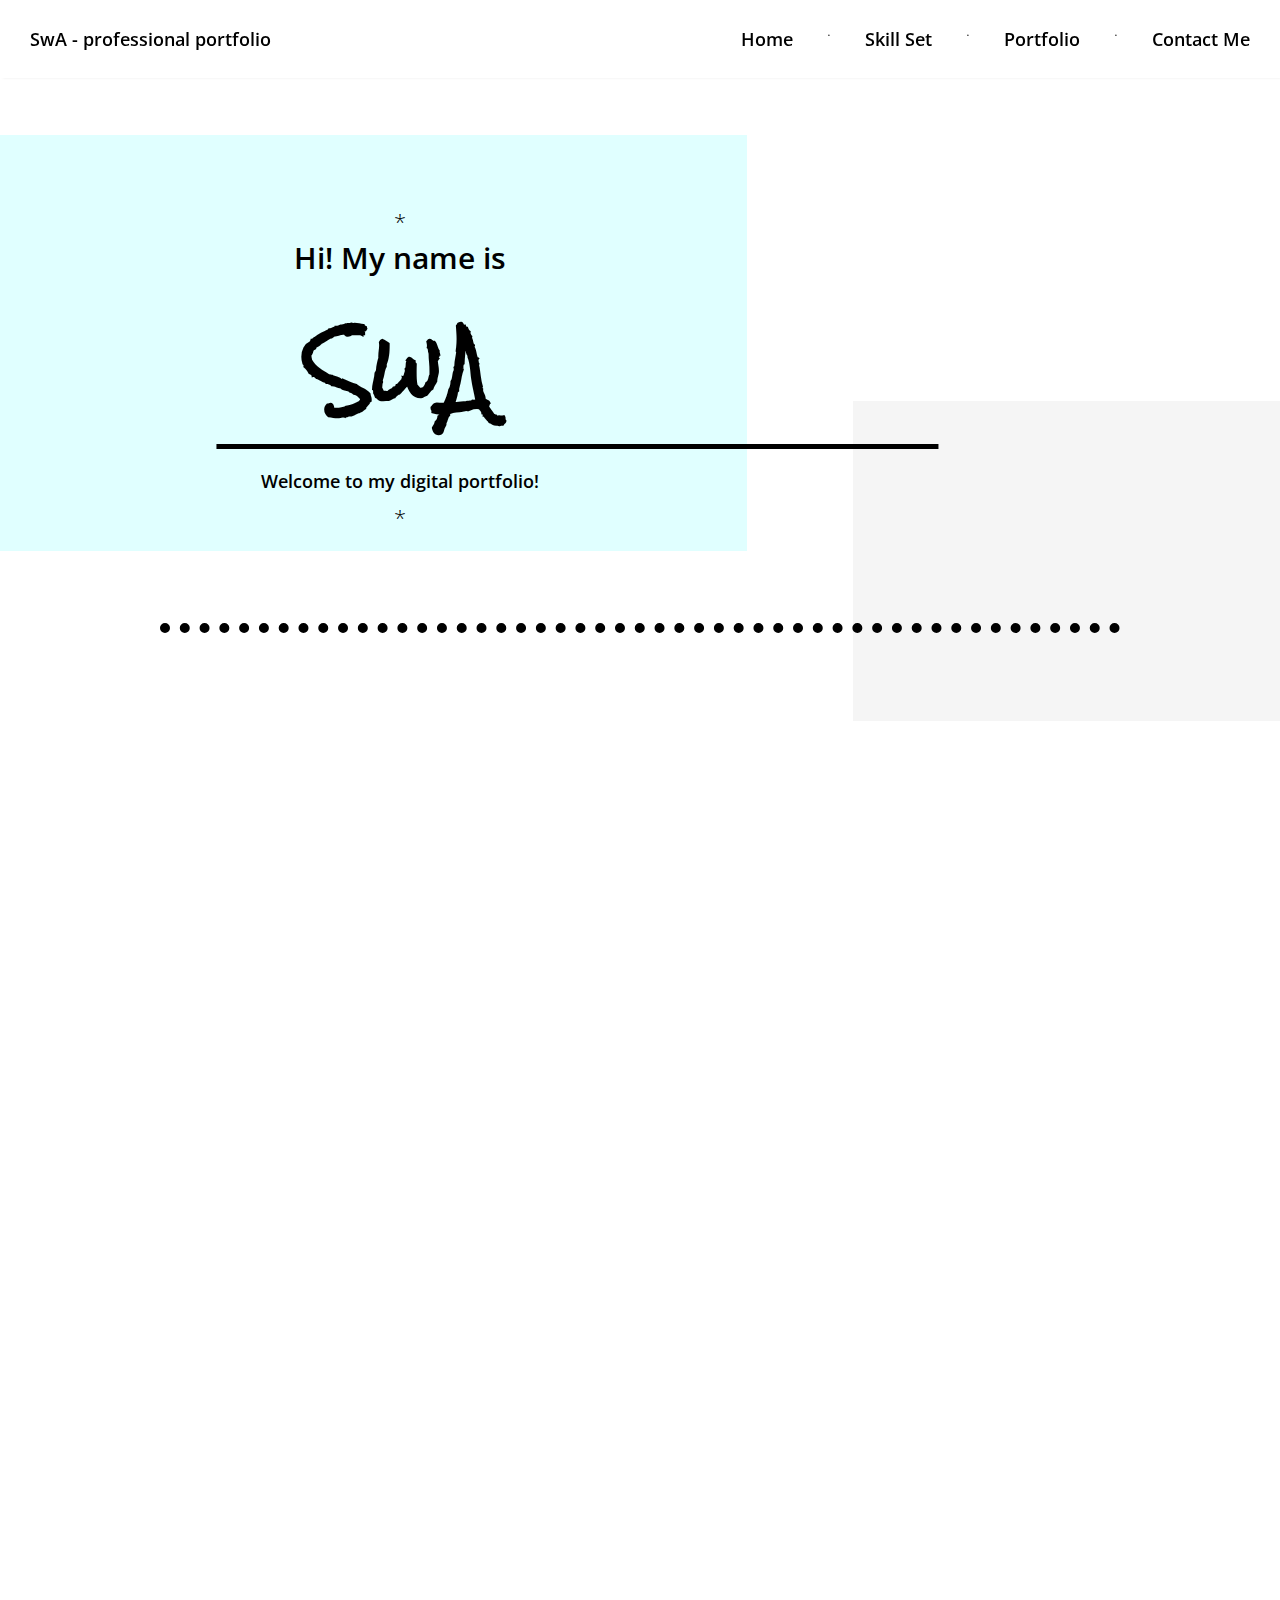
<file: index.html>
<!DOCTYPE html>
<html>
  <head>

    <meta http-equiv="content-type" content="text/html; charset=UTF-8">
    <title>SwA - professional portfolio</title>

    <meta name="viewport" content="width=device-width, initial-scale=1.0, maximum-scale=1.0">
    <meta name="mobile-web-app-capable" content="yes">
    <meta name="apple-mobile-web-app-capable" content="yes">
    <meta charset="utf-8">
    <meta description="still i'll have to fill this up">
    <!-- ^ to do -->

    <link href="https://fonts.googleapis.com/css?family=Open+Sans:300,600,800&amp;subset=latin-ext" rel="stylesheet">
    <link href="https://fonts.googleapis.com/css?family=Roboto:400,700,900&amp;subset=latin-ext" rel="stylesheet">
    <link href="https://fonts.googleapis.com/css?family=Rock+Salt" rel="stylesheet">

    <!-- font awesome -->
    <link rel="stylesheet" href="https://use.fontawesome.com/releases/v5.0.13/css/all.css" integrity="sha384-DNOHZ68U8hZfKXOrtjWvjxusGo9WQnrNx2sqG0tfsghAvtVlRW3tvkXWZh58N9jp" crossorigin="anonymous">

    <link rel="icon" type="image/gif" href="">
    <!-- ^ to do -->

    <script type="text/javascript" src="js/jquery-3.2.1.min.js"></script>
    <script type="text/javascript" src="js/scripts.js"></script>

    <link href="css/style.css" rel="stylesheet" type="text/css">
  </head>



  <body>
    <ul class="navbar">
      <li style="float:left"><h1>SwA<small> - professional portfolio</small></h1></li>
      <li><a href="#sec-contact">Contact Me</a></li>
      <li><p>·</p></li>
      <li><a href="#sec-portfolio">Portfolio</a></li>
      <li><p>·</p></li>
      <li><a href="#sec-skillset">Skill Set</a></li>
      <li><p>·</p></li>
      <li><a href="#sec-home">Home</a></li>
    </ul>

    <ul class="nav-mobile">
      <li style="float:left"><h1>SwA<small> - professional portfolio</small></h1></li>
      <li><img id="navbar-opener" class="nav-icon" src="icons/menu.svg"></li>
    </ul>

    <div id="sidebar" class="mobile-sidebar">
        <div style="text-align:right;">
            <img id="navbar-closer" class="nav-icon" src="icons/letter-x.svg">
        </div>
        <ul>
            <li><a href="#sec-home">Home</a></li>
            <li><a href="#sec-skillset">Skill Set</a></li>
            <li><a href="#sec-portfolio">Portfolio</a></li>
            <li><a href="#sec-contact">Contact Me</a></li>
        </ul>
    </div>

<!-- HOME -->

    <div class="cont-flex">
        <div id="sec-home" class="row head headanim">
            <div class="col-7 head-main">
                <p>*</p>
                <h2>Hi! My name is</br><strong>SwA</strong></h2>
                <hr class="hr-main">

                <h3>Welcome to my digital portfolio!</h3>
                <!-- <ul id="head-ul">
                  <li>Python</li>
                  <li>·</li>
                  <li>Fullstack</li>
                  <li>·</li>
                  <li>PM</li>
                </ul>
                <ul id="head-ul">
                  <li>UX</li>
                  <li>·</li>
                  <li>Graphics</li>
                </ul> -->
                <p style="margin-top: 10px">*</p>
            </div>

            <div class="col-1">
            </div>

            <div class="col-4 head-compl">
                <div class="gray-rect"></div>
            </div>
        </div>
    </div>

<!-- SKILLSET -->

    <div class="cont">

        <div id="sec-skillset" class="row first-intersec-anim">
            <div class="col-12 intersec">
                <hr>
            </div>
        </div>

        <div id="skillset-section" class="row hideme">
            <div class="col-8 section-2em">

                <div id="skillset-mobile" class="text-box">
                    <h3>Skill Set</h3>
                    <br>
                    <p>
                        To get specified list of skills and libraries click the button at the end of section.
                    </p>
                </div>

                <div class="bar-sec">
                    <div class="bar-label">Python</div>
                    <div class="bar-bar">
                        <div class="progress-bar">
                            <div class="progress v75"></div>
                            <div class="value">75%</div>
                        </div>
                    </div>
                </div>
                <div class="bar-sec">
                    <div class="bar-label">DataBase</div>
                    <div class="bar-bar">
                        <div class="progress-bar">
                            <div class="progress v50"></div>
                            <div class="value">50%</div>
                        </div>
                    </div>
                </div>
                <div class="bar-sec">
                    <div class="bar-label">HTML</div>
                    <div class="bar-bar">
                        <div class="progress-bar">
                            <div class="progress v50"></div>
                            <div class="value">50%</div>
                        </div>
                    </div>
                </div>
                <div class="bar-sec">
                    <div class="bar-label">CSS</div>
                    <div class="bar-bar">
                        <div class="progress-bar">
                            <div class="progress v50"></div>
                            <div class="value">50%</div>
                        </div>
                    </div>
                </div>
                <div class="bar-sec">
                    <div class="bar-label">JavaScript</div>
                    <div class="bar-bar">
                        <div class="progress-bar">
                            <div class="progress v25"></div>
                            <div class="value">25%</div>
                        </div>
                    </div>
                </div>
                <div class="bar-sec">
                    <div class="bar-label">Project Management</div>
                    <div class="bar-bar">
                        <div class="progress-bar">
                            <div class="progress v50"></div>
                            <div class="value">50%</div>
                        </div>
                    </div>
                </div>
                <div class="bar-sec">
                    <div class="bar-label">UX Design</div>
                    <div class="bar-bar">
                        <div class="progress-bar">
                            <div class="progress v75"></div>
                            <div class="value">75%</div>
                        </div>
                    </div>
                </div>
                <div class="bar-sec">
                    <div class="bar-label">Graphic Design</div>
                    <div class="bar-bar">
                        <div class="progress-bar">
                            <div class="progress v50"></div>
                            <div class="value">50%</div>
                        </div>
                    </div>
                </div>
            </div>
            <div class="col-4 section-3em">
                <div id="skillset-desktop" class="text-box">
                    <h3>Skill Set</h3>
                    <br>
                    <p>
                        To get specified list of skills and libraries click the button below.
                    </p>
                </div>
                <br>
                <a class="button" href="skillset.html">find out details ></a>
            </div>
        </div>

<!-- PORTFOLIO SECTION -->

        <div id="sec-portfolio" class="row hideme">
            <div class="col-12 intersec">
                <hr>
            </div>
        </div>

        <div class="row hideme">
            <div class="col-12 section-1em">
                <div class="text-box">
                    <h3>Portfolio</h3>
                    <br>
                    <p>
                        Here are some non-disclosed projects I've completed. Feel free to browse them!
                    </p>
                </div>
            </div>
        </div>

<!-- CODE PROJECTS -->

        <div class="row hideme">
            <div class="col-12 section-1em">
                <h4>Code Projects</h4>
            </div>
        </div>

        <div class="row">
            <div class="col-12 section-1em flex">

                <div class="portfolio-card left hideme">
                    <div class="portfolio-photo">
                        <img src="imgs/ap_imgs_portfolio_pypr_470_352.jpg" alt="Code Project Illustration">
                    </div>

                    <div class="portfolio-head">
                        <h4>Online Menu</h4>
                    </div>

                    <div class="portfolio-head">
                        <h5>Fullstack Project</h5>
                    </div>

                    <div class="portfolio-text">
                        <p>Training project established in Flask / SQLite3 / Bootstrap, deployed on Digital Ocean.</p>
                    </div>

                    <div class="portfolio-head al-right">
                      <p>
                        <a target="_blank" href="https://www.onlinemenu.tk">click for details</a>
                        ·
                        <a target="_blank" href="https://github.com/Swojak-A/Online_Menu">project repo</a>
                      </p>
                    </div>
                </div>

                <div class="portfolio-card right hideme">
                    <div class="portfolio-photo">
                        <img src="imgs/ap_imgs_portfolio_pypr_470_352.jpg" alt="Code Project Illustration">
                    </div>

                    <div class="portfolio-head">
                        <h4>WydzialDziennikarstwa.Online</h4>
                    </div>

                    <div class="portfolio-head">
                        <h5>Fullstack Project</h5>
                    </div>

                    <div class="portfolio-text">
                        <p>Commercial project that went into limbo a while ago. It's set on DjangoCMS / PostgreSQL and deployed on Heroku / AWS. (May not be working, since it's mostly on Free Heroku plan. You can see mockups <a target="_blank" href="post\spotlight_blog\post.html">here</a>.)</p>
                    </div>

                    <div class="portfolio-head al-right">
                      <p>
                        <a target="_blank" href="http://www.wydzialdziennikarstwa.online">click for details</a>
                        ·
                        <a target="_blank" href="https://github.com/Swojak-A/spotlight_blog">project repo</a>
                      </p>
                    </div>
                </div>

            </div>
        </div>


        <div class="row">
            <div class="col-12 section-1em flex">

                <div class="portfolio-card left hideme">
                    <div class="portfolio-photo">
                        <img src="imgs/ap_imgs_portfolio_pypr_470_352.jpg" alt="Code Project Illustration">
                    </div>

                    <div class="portfolio-head">
                        <h4>Time Notifier</h4>
                    </div>

                    <div class="portfolio-head">
                        <h5>Python Project + Distribution</h5>
                    </div>

                    <div class="portfolio-text">
                        <p>Simple program and its distribution that annouce every full hour. No more time wasting! (I rewrote it recently.)</p>
                    </div>

                    <div class="portfolio-head al-right">
                        <a href="https://github.com/Swojak-A/Time_Notifier">click for details</a>
                    </div>
                </div>

                <div class="portfolio-card right hideme">
                    <div class="portfolio-photo">
                        <img src="imgs/ap_imgs_portfolio_pypr_470_352.jpg" alt="Code Project Illustration">
                    </div>

                    <div class="portfolio-head">
                        <h4>Renamer Input</h4>
                    </div>

                    <div class="portfolio-head">
                        <h5>Small Python Project + Distribution</h5>
                    </div>

                    <div class="portfolio-text">
                        <p>Very simple program to bulk rename large amount of files. Kinda primitive, but give me a break: I wrote it 2 years ago.</p>
                    </div>

                    <div class="portfolio-head al-right">
                        <a taget="_blank" href="https://github.com/Swojak-A/renamer_input">click for details</a>
                    </div>
                </div>

            </div>
        </div>




<!-- UX DESIGN PROJECTS -->

        <div class="row hideme">
            <div class="col-12 section-1em">
                <h4>UX Design Projects</h4>
            </div>
        </div>

        <div class="row">
            <div class="col-12 section-1em flex hideme">

                <div class="portfolio-card left">
                    <div class="portfolio-photo">
                        <img src="imgs/ap_imgs_portfolio_aelpl_470_352.jpg" alt="Code Project Illustration">
                    </div>

                    <div class="portfolio-head">
                        <h4>ael.pl</h4>
                    </div>

                    <div class="portfolio-head">
                        <h5>UX Design of WebApp</h5>
                    </div>

                    <div class="portfolio-text">
                        <p>Web app, where you could buy, sell and rent real estate property. My part was to desing User Experience and conduct process as a Product Owner role.</p>
                    </div>

                    <div class="portfolio-head">
                        <p>[ Site no longer availaible. Try <a target="_blank" href="pdfs/2017.07.20 _ AEL - UX DESIGN CASE STUDY _ SwA.pdf">UX case study</a> to get full information about my achievements in this project. ]</p>
                        <!-- <a href="#">click for details</a> -->
                    </div>
                </div>

                <div class="portfolio-card right hideme">
                    <div class="portfolio-photo">
                        <img src="imgs/ap_imgs_portfolio_aelapp_470_352.jpg" alt="Code Project Illustration">
                    </div>

                    <div class="portfolio-head">
                        <h4>AeL App</h4>
                    </div>

                    <div class="portfolio-head">
                        <h5>UX Design of Android App</h5>
                    </div>

                     <div class="portfolio-text">
                        <p>Android implementation of buying and selling aspect of ael.pl.</p>
                    </div>

                    <div class="portfolio-head">
                        <p>[ App no longer availaible. Try <a target="_blank" href="pdfs/2017.07.20 _ AEL - UX DESIGN CASE STUDY _ SwA.pdf">UX case study</a> to get full information about my achievements in this project. ]</p>
                        <!-- <a href="#">click for details</a> -->
                    </div>
                </div>

            </div>
        </div>

        <div class="row">
            <div class="col-12 section-1em flex">

                <div class="portfolio-card left hideme">
                    <div class="portfolio-photo">
                        <img src="imgs/ap_imgs_portfolio_aelwynajemapp_470_352.jpg" alt="Code Project Illustration">
                    </div>

                    <div class="portfolio-head">
                        <h4>AeL Wynajem App</h4>
                    </div>

                    <div class="portfolio-head">
                        <h5>UX Design of Android App</h5>
                    </div>

                    <div class="portfolio-text">
                        <p>Android implementation of rental aspect of ael.pl. Design to specifically fit the market conditions in Poland.</p>
                    </div>

                    <div class="portfolio-head">
                        <p>[ App no longer availaible. Try <a target="_blank" href="pdfs/2017.07.20 _ AEL - UX DESIGN CASE STUDY _ SwA.pdf">UX case study</a> to get full information about my achievements in this project. ]</p>
                        <!-- <a href="#">click for details</a> -->
                    </div>
                </div>


            </div>
        </div>

<!-- GRAPHIC DESIGN PROJECTS -->

        <div class="row hideme">
            <div class="col-12 section-1em">
                <h4>Graphic Design Projects</h4>
            </div>
        </div>

        <div class="row">
            <div class="col-12 section-1em flex hideme">

                <div class="portfolio-card left">
                    <div class="portfolio-photo">
                        <img src="imgs/ap_imgs_portfolio_aelinv_470_352.jpg" alt="Code Project Illustration">
                    </div>

                    <div class="portfolio-head">
                        <h4>AeL - Business Oport(YOU?)nity</h4>
                    </div>

                    <div class="portfolio-head">
                        <h5>Investment Teaser</h5>
                    </div>

                    <div class="portfolio-text">
                        <p>Investment teaser designed for AeL according to brand identity in minimalistic stylistic.</p>
                    </div>

                    <div class="portfolio-head al-right">
                        <a target="_blank" href="pdfs/2016.09.05 _ AeL _ Investment Teaser (display).pdf">click for details</a>
                    </div>
                </div>

                <div class="portfolio-card right hideme">
                    <div class="portfolio-photo">
                        <img src="imgs/ap_imgs_portofolio_uxcasestudy_470_352.jpg" alt="Code Project Illustration">
                    </div>

                    <div class="portfolio-head">
                        <h4>AeL - UX Case Study</h4>
                    </div>

                    <div class="portfolio-head">
                        <h5>Booklet</h5>
                    </div>

                    <div class="portfolio-text">
                        <p>Insightful case study of all aspect of AeL User Experience philosophy. Includes every product all aspects of intented impact on user.</p>
                    </div>

                    <div class="portfolio-head al-right">
                        <a target="_blank" href="pdfs/2017.07.20 _ AEL - UX DESIGN CASE STUDY _ SwA.pdf">click for details</a>
                    </div>
                </div>

            </div>
        </div>

        <div class="row">
            <div class="col-12 section-1em flex hideme">

                <div class="portfolio-card left">
                    <div class="portfolio-photo">
                        <img src="imgs/ap_imgs_portfolio_fb_470_352.jpg" alt="Code Project Illustration">
                    </div>

                    <div class="portfolio-head">
                        <h4>"Interior Rumble!"</h4>
                    </div>

                    <div class="portfolio-head">
                        <h5>Series of Social Entries</h5>
                    </div>

                    <div class="portfolio-text">
                        <p>Concept for a series of entries for a purpose of Facebook fanpage. </p>
                    </div>

                    <div class="portfolio-head al-right">
                        <a id="rumble-btn" href="javascript:void(0)">click for details</a>
                    </div>
                </div>

                <div class="portfolio-card right hideme">
                    <div class="portfolio-photo">
                        <img src="imgs/ap_imgs_portfolio_tlen-lantan_470_352.jpg" alt="Code Project Illustration">
                    </div>

                    <div class="portfolio-head">
                        <h4>"Oxygen-Lantan" Paintings Design</h4>
                    </div>

                    <div class="portfolio-head">
                        <h5>Interior Design</h5>
                    </div>

                    <div class="portfolio-text">
                        <p>Interior design concept. Comes in handy when you know a chemistry students named Ola (popular in Poland) having birthday in a week or so.</p>
                    </div>

                    <div class="portfolio-head al-right">
                        <a id="o-la-paintings-btn" href="javascript:void(0)">click for details</a>
                    </div>
                </div>

            </div>
        </div>

<!-- CONTACT ME -->

        <div id="sec-contact" class="row hideme">
            <div class="col-12 intersec">
                <hr>
            </div>
        </div>

        <div class="row hideme">
            <div class="col-2">
            </div>

            <div class="col-8 section-1em contact-sec">
              <h3>Want to work together?</h3>
              <p>Email me or download my CV / check my github!</p>
            </div>

            <div class="col-2">
            </div>
        </div>

        <div class="row hideme">
          <div class="col-4 section-1em contact-opt">
              <a target="_blank" href="mailto:swojak.a@gmail.com">
                <i class="far fa-envelope fa-w-16 fa-3x"></i>
              </a>
          </div>

          <div class="col-4 section-1em contact-opt">
              <a target="_blank" href="pdfs/2019.03.15 _ CV _ SwA.pdf">
                <i class="far fa-file-alt fa-w-16 fa-3x"></i>
              </a>
          </div>

          <div class="col-4 section-1em contact-opt">
              <a target="_blank" href="https://github.com/Swojak-A">
                <i class="fab fa-github fa-w-16 fa-3x"></i>
              </a>
          </div>
        </div>

    </div>

<!-- FOOTER -->

    <div class="cont-flex">
        <div class="row">
            <div class="col-12 footer">
                <h3>2017 © SwA</h3>
            </div>
        </div>
    </div>

<!-- MODALS -->

    <!-- modal 1 -->

    <div id="modal-rumble" class="modal-container">

      <div class="modal-content">

        <div class="modal-top">
          <span class="close">&times;</span>
          <!-- <h2>Modal Header</h2> -->
        </div>

        <div class="modal-body">
          <div class="cont-flex">
              <div class="row">
                  <div class="col-12">
                    <h3>"Interior Rumble!" Social Entries</h3>
                  </div>
                  <div class="col-12">
                    <img src="imgs/interior-rumble/ael_walka_wnetrz2 dom czy mieszkanie.png" alt="Code Project Illustration">
                    <img src="imgs/interior-rumble/ael_walka_wnetrz3 kuchnia czy aneks.jpg" alt="Code Project Illustration">
                    <img src="imgs/interior-rumble/ael_walka_wnetrz4 natura czy miasto.jpg" alt="Code Project Illustration">
                    <img src="imgs/interior-rumble/ael_walka_wnetrz5 balkon czy ogród.jpg" alt="Code Project Illustration">
                    <img src="imgs/interior-rumble/ael_walka_wnetrz6 zmywarka czy zlew.jpg" alt="Code Project Illustration">
                  </div>
              </div>
          </div>
        </div>

      </div>

    </div>

    <!-- modal 2 -->

    <div id="modal-o-la-paintings" class="modal-container">

      <div class="modal-content">

        <div class="modal-top">
          <span class="close">&times;</span>
          <!-- <h2>Modal Header</h2> -->
        </div>

        <div class="modal-body">
          <div class="cont-flex">
              <div class="row">
                  <div class="col-12">
                    <h3>"Oxygen-Lantan" Paintings Design</h3>
                  </div>
                  <div class="col-6">
                    <img src="imgs/tlen-lantan/tlen_obraz.png" alt="Code Project Illustration">
                  </div>
                  <div class="col-6">
                    <img src="imgs/tlen-lantan/lantan_obraz.png" alt="Code Project Illustration">
                  </div>
                  <div class="col-12">
                    <img src="imgs/tlen-lantan/obrazy_1b.jpg" alt="Code Project Illustration">
                    <img src="imgs/tlen-lantan/obrazy_2b.jpg" alt="Code Project Illustration">
                  </div>
              </div>
          </div>
        </div>

      </div>

    </div>

  </body>
</html>
</file>
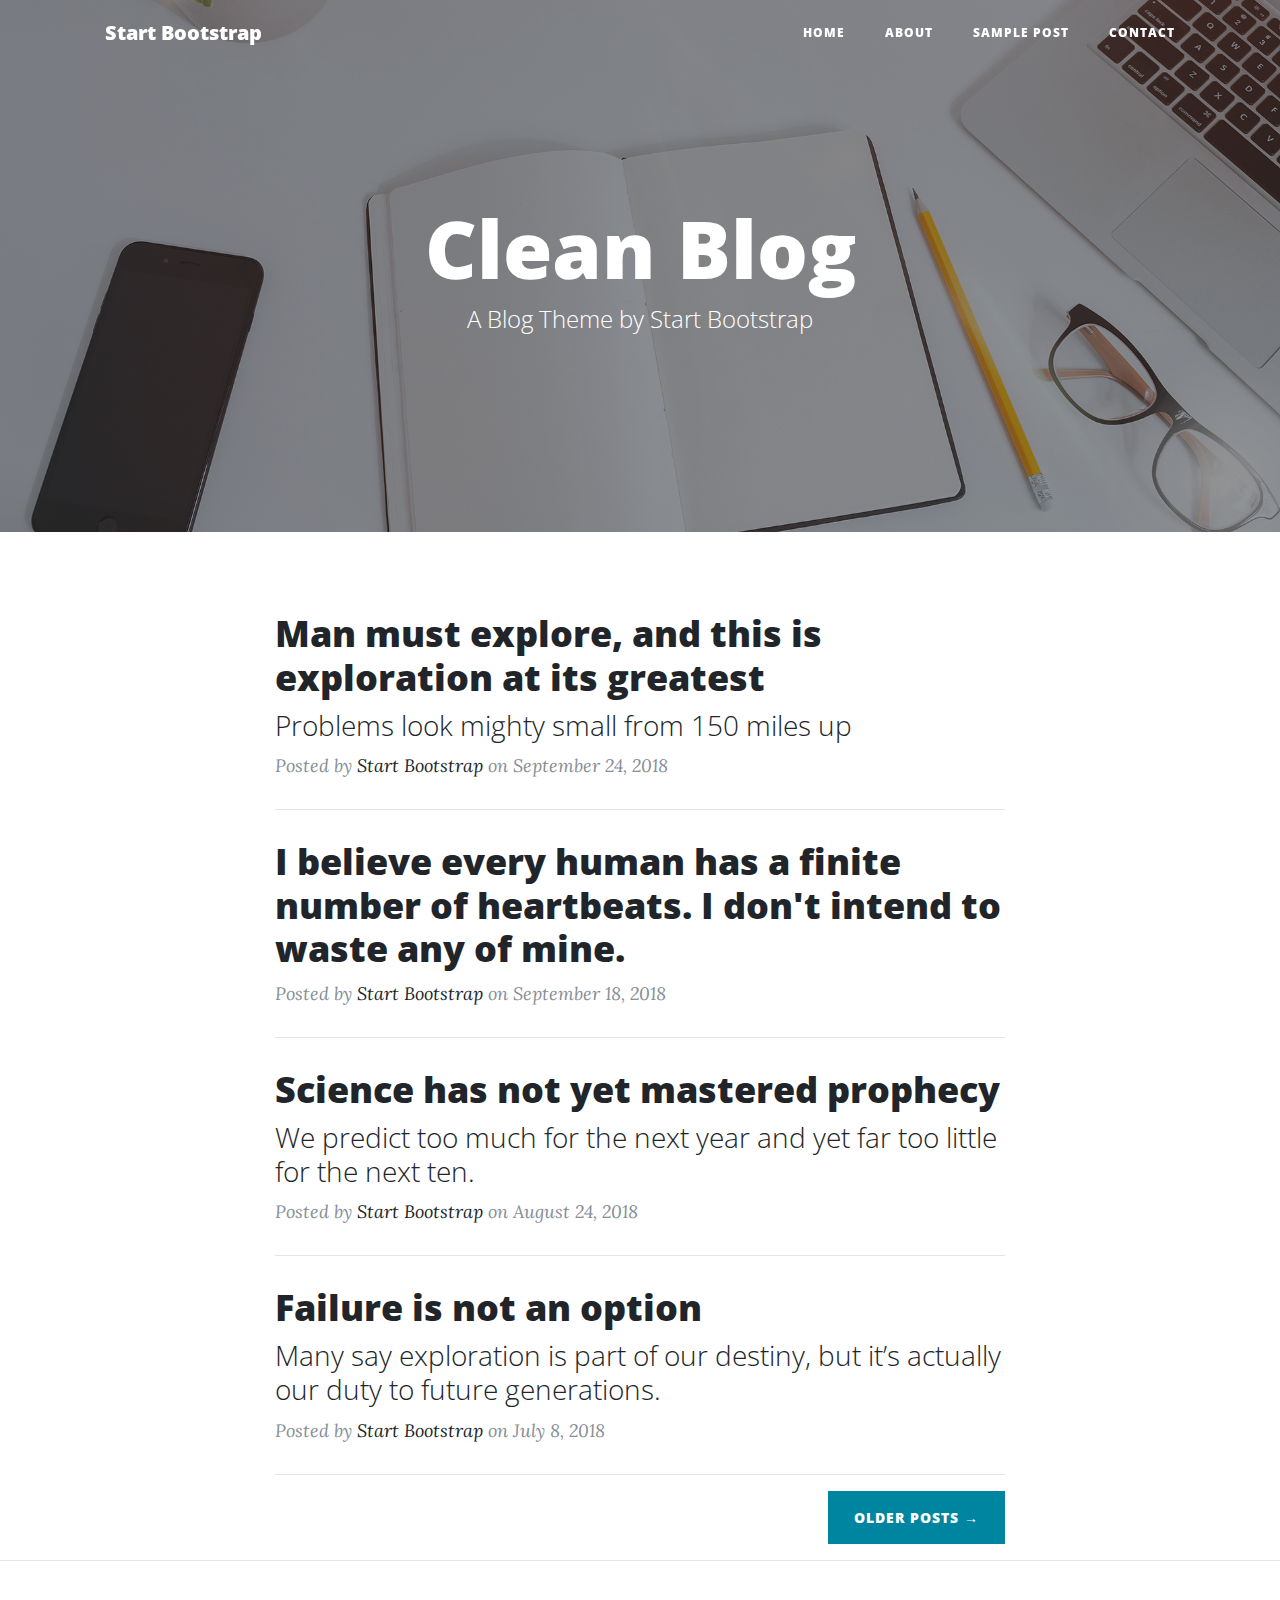
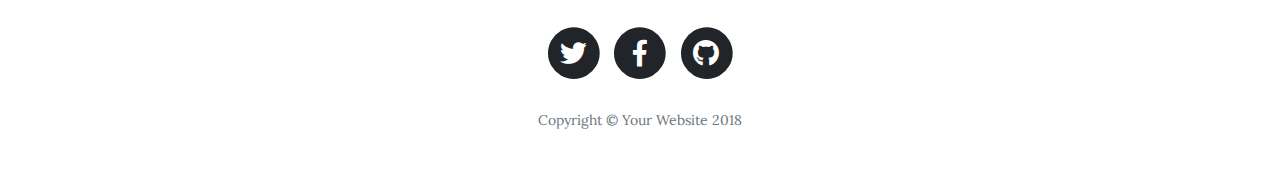
<file: post/spotlight_blog/_startbootstrap-clean-blog-gh-pages/index.html>
<!DOCTYPE html>
<html lang="en">

  <head>

    <meta charset="utf-8">
    <meta name="viewport" content="width=device-width, initial-scale=1, shrink-to-fit=no">
    <meta name="description" content="">
    <meta name="author" content="">

    <title>Clean Blog - Start Bootstrap Theme</title>

    <!-- Bootstrap core CSS -->
    <link href="vendor/bootstrap/css/bootstrap.min.css" rel="stylesheet">

    <!-- Custom fonts for this template -->
    <link href="vendor/fontawesome-free/css/all.min.css" rel="stylesheet" type="text/css">
    <link href='https://fonts.googleapis.com/css?family=Lora:400,700,400italic,700italic' rel='stylesheet' type='text/css'>
    <link href='https://fonts.googleapis.com/css?family=Open+Sans:300italic,400italic,600italic,700italic,800italic,400,300,600,700,800' rel='stylesheet' type='text/css'>

    <!-- Custom styles for this template -->
    <link href="css/clean-blog.min.css" rel="stylesheet">

  </head>

  <body>

    <!-- Navigation -->
    <nav class="navbar navbar-expand-lg navbar-light fixed-top" id="mainNav">
      <div class="container">
        <a class="navbar-brand" href="index.html">Start Bootstrap</a>
        <button class="navbar-toggler navbar-toggler-right" type="button" data-toggle="collapse" data-target="#navbarResponsive" aria-controls="navbarResponsive" aria-expanded="false" aria-label="Toggle navigation">
          Menu
          <i class="fas fa-bars"></i>
        </button>
        <div class="collapse navbar-collapse" id="navbarResponsive">
          <ul class="navbar-nav ml-auto">
            <li class="nav-item">
              <a class="nav-link" href="index.html">Home</a>
            </li>
            <li class="nav-item">
              <a class="nav-link" href="about.html">About</a>
            </li>
            <li class="nav-item">
              <a class="nav-link" href="post.html">Sample Post</a>
            </li>
            <li class="nav-item">
              <a class="nav-link" href="contact.html">Contact</a>
            </li>
          </ul>
        </div>
      </div>
    </nav>

    <!-- Page Header -->
    <header class="masthead" style="background-image: url('img/home-bg.jpg')">
      <div class="overlay"></div>
      <div class="container">
        <div class="row">
          <div class="col-lg-8 col-md-10 mx-auto">
            <div class="site-heading">
              <h1>Clean Blog</h1>
              <span class="subheading">A Blog Theme by Start Bootstrap</span>
            </div>
          </div>
        </div>
      </div>
    </header>

    <!-- Main Content -->
    <div class="container">
      <div class="row">
        <div class="col-lg-8 col-md-10 mx-auto">
          <div class="post-preview">
            <a href="post.html">
              <h2 class="post-title">
                Man must explore, and this is exploration at its greatest
              </h2>
              <h3 class="post-subtitle">
                Problems look mighty small from 150 miles up
              </h3>
            </a>
            <p class="post-meta">Posted by
              <a href="#">Start Bootstrap</a>
              on September 24, 2018</p>
          </div>
          <hr>
          <div class="post-preview">
            <a href="post.html">
              <h2 class="post-title">
                I believe every human has a finite number of heartbeats. I don't intend to waste any of mine.
              </h2>
            </a>
            <p class="post-meta">Posted by
              <a href="#">Start Bootstrap</a>
              on September 18, 2018</p>
          </div>
          <hr>
          <div class="post-preview">
            <a href="post.html">
              <h2 class="post-title">
                Science has not yet mastered prophecy
              </h2>
              <h3 class="post-subtitle">
                We predict too much for the next year and yet far too little for the next ten.
              </h3>
            </a>
            <p class="post-meta">Posted by
              <a href="#">Start Bootstrap</a>
              on August 24, 2018</p>
          </div>
          <hr>
          <div class="post-preview">
            <a href="post.html">
              <h2 class="post-title">
                Failure is not an option
              </h2>
              <h3 class="post-subtitle">
                Many say exploration is part of our destiny, but it’s actually our duty to future generations.
              </h3>
            </a>
            <p class="post-meta">Posted by
              <a href="#">Start Bootstrap</a>
              on July 8, 2018</p>
          </div>
          <hr>
          <!-- Pager -->
          <div class="clearfix">
            <a class="btn btn-primary float-right" href="#">Older Posts &rarr;</a>
          </div>
        </div>
      </div>
    </div>

    <hr>

    <!-- Footer -->
    <footer>
      <div class="container">
        <div class="row">
          <div class="col-lg-8 col-md-10 mx-auto">
            <ul class="list-inline text-center">
              <li class="list-inline-item">
                <a href="#">
                  <span class="fa-stack fa-lg">
                    <i class="fas fa-circle fa-stack-2x"></i>
                    <i class="fab fa-twitter fa-stack-1x fa-inverse"></i>
                  </span>
                </a>
              </li>
              <li class="list-inline-item">
                <a href="#">
                  <span class="fa-stack fa-lg">
                    <i class="fas fa-circle fa-stack-2x"></i>
                    <i class="fab fa-facebook-f fa-stack-1x fa-inverse"></i>
                  </span>
                </a>
              </li>
              <li class="list-inline-item">
                <a href="#">
                  <span class="fa-stack fa-lg">
                    <i class="fas fa-circle fa-stack-2x"></i>
                    <i class="fab fa-github fa-stack-1x fa-inverse"></i>
                  </span>
                </a>
              </li>
            </ul>
            <p class="copyright text-muted">Copyright &copy; Your Website 2018</p>
          </div>
        </div>
      </div>
    </footer>

    <!-- Bootstrap core JavaScript -->
    <script src="vendor/jquery/jquery.min.js"></script>
    <script src="vendor/bootstrap/js/bootstrap.bundle.min.js"></script>

    <!-- Custom scripts for this template -->
    <script src="js/clean-blog.min.js"></script>

  </body>

</html>
</file>
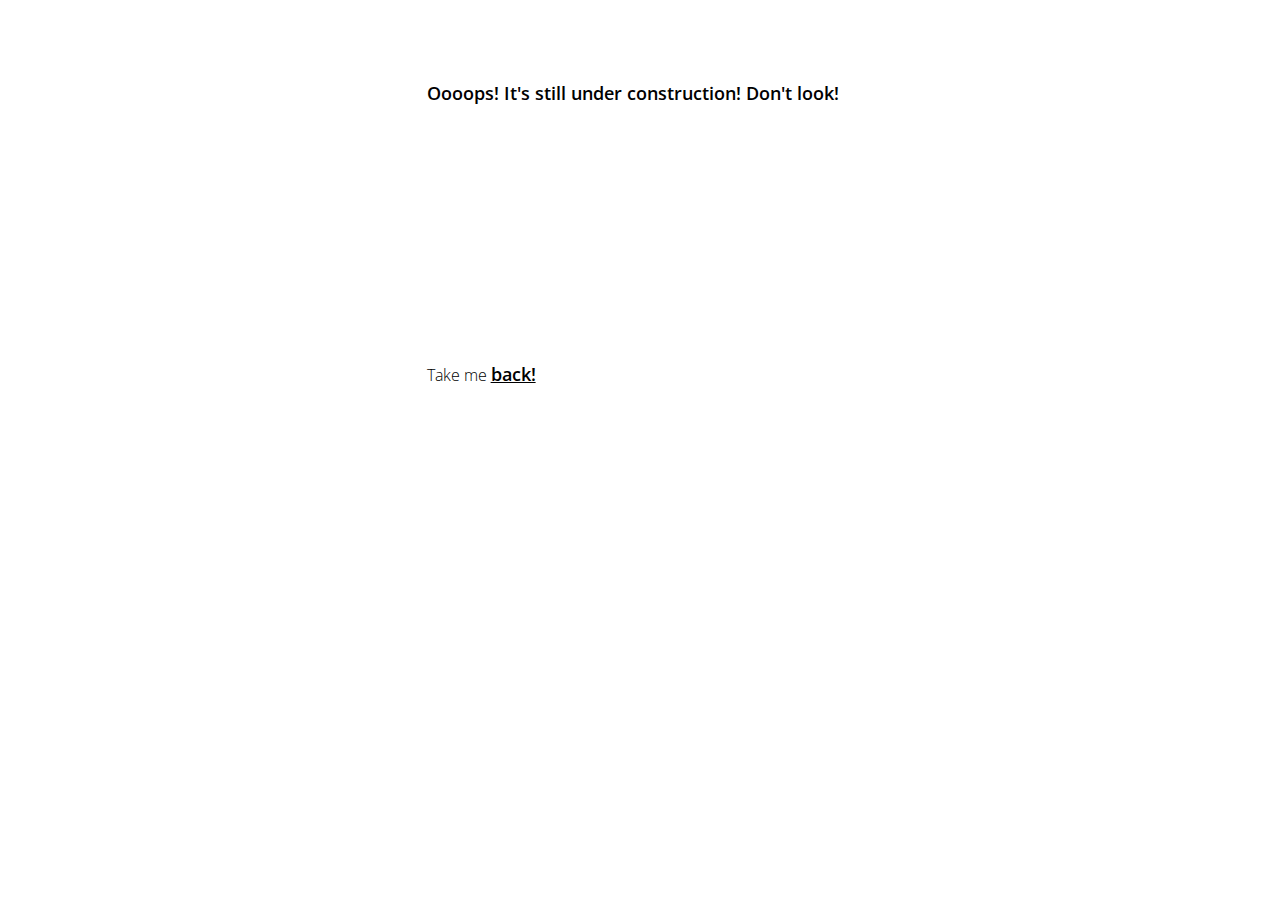
<file: skillset.html>
<!DOCTYPE html>
<html>
  <head>

    <meta http-equiv="content-type" content="text/html; charset=UTF-8">
    <title>SwA - professional portfolio</title>

    <meta name="viewport" content="width=device-width, initial-scale=1.0, maximum-scale=1.0">
    <meta name="mobile-web-app-capable" content="yes">
    <meta name="apple-mobile-web-app-capable" content="yes">
    <meta charset="utf-8">
    <meta description="still i'll have to fill this up">
    <!-- ^ to do -->

    <link href="https://fonts.googleapis.com/css?family=Open+Sans:300,600,800&amp;subset=latin-ext" rel="stylesheet">
    <link href="https://fonts.googleapis.com/css?family=Roboto:400,700,900&amp;subset=latin-ext" rel="stylesheet">
    <link href="https://fonts.googleapis.com/css?family=Rock+Salt" rel="stylesheet">

    <!-- font awesome -->
    <link rel="stylesheet" href="https://use.fontawesome.com/releases/v5.0.13/css/all.css" integrity="sha384-DNOHZ68U8hZfKXOrtjWvjxusGo9WQnrNx2sqG0tfsghAvtVlRW3tvkXWZh58N9jp" crossorigin="anonymous">

    <link rel="icon" type="image/gif" href="">
    <!-- ^ to do -->

    <script type="text/javascript" src="js/jquery-3.2.1.min.js"></script>
    <script type="text/javascript" src="js/scripts.js"></script>

    <link href="css/style.css" rel="stylesheet" type="text/css">
  </head>



  <body>


<!-- PORTFOLIO SECTION -->

        <div class="row">
        	<div class="col-4"></div>
            <div class="col-6 intersec">
            	<h3>Oooops! It's still under construction! Don't look!</h3>
            	<br>
                <iframe src="https://giphy.com/embed/rCcJj3LXn8vmw" width="480" height="228" frameBorder="0" class="giphy-embed" allowFullScreen></iframe>
                <br/>
                <p>Take me <a href="index.html">back!</a></p>
            </div>
        </div>


  </body>
</html>
</file>
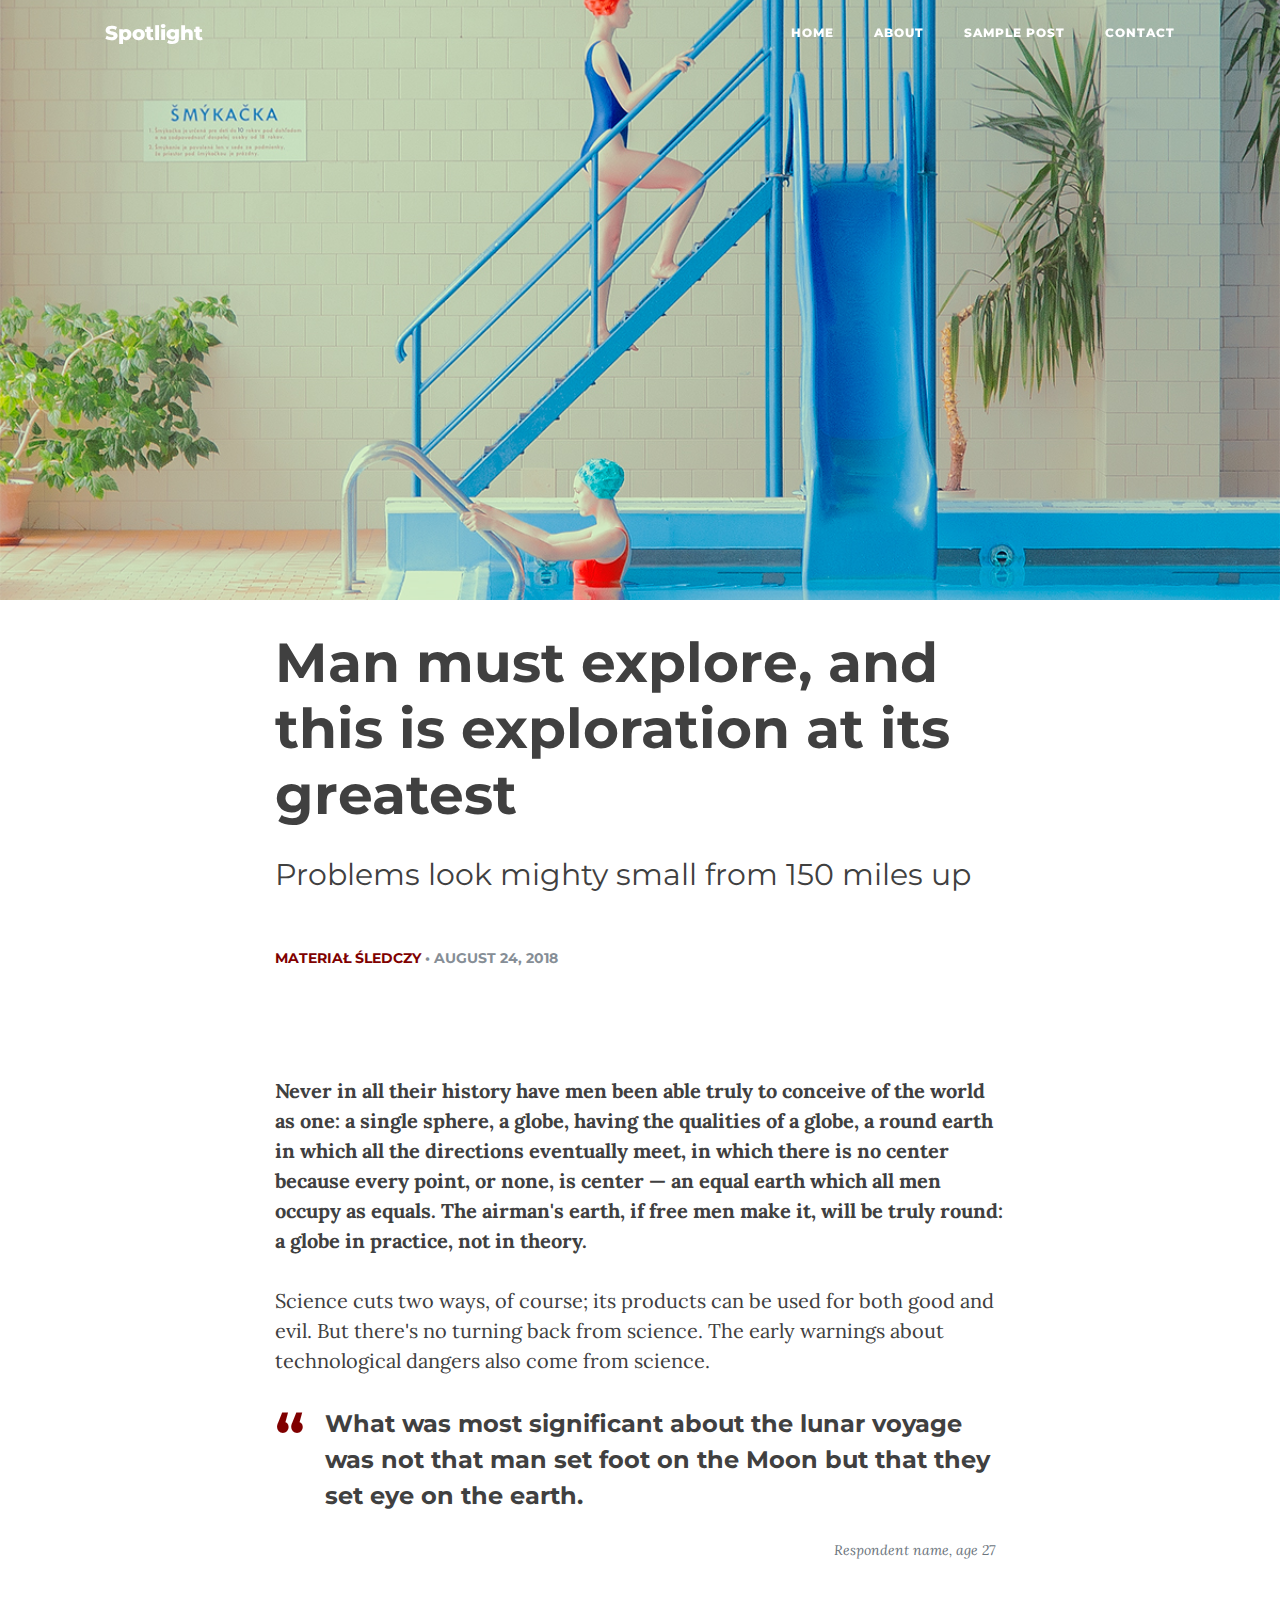
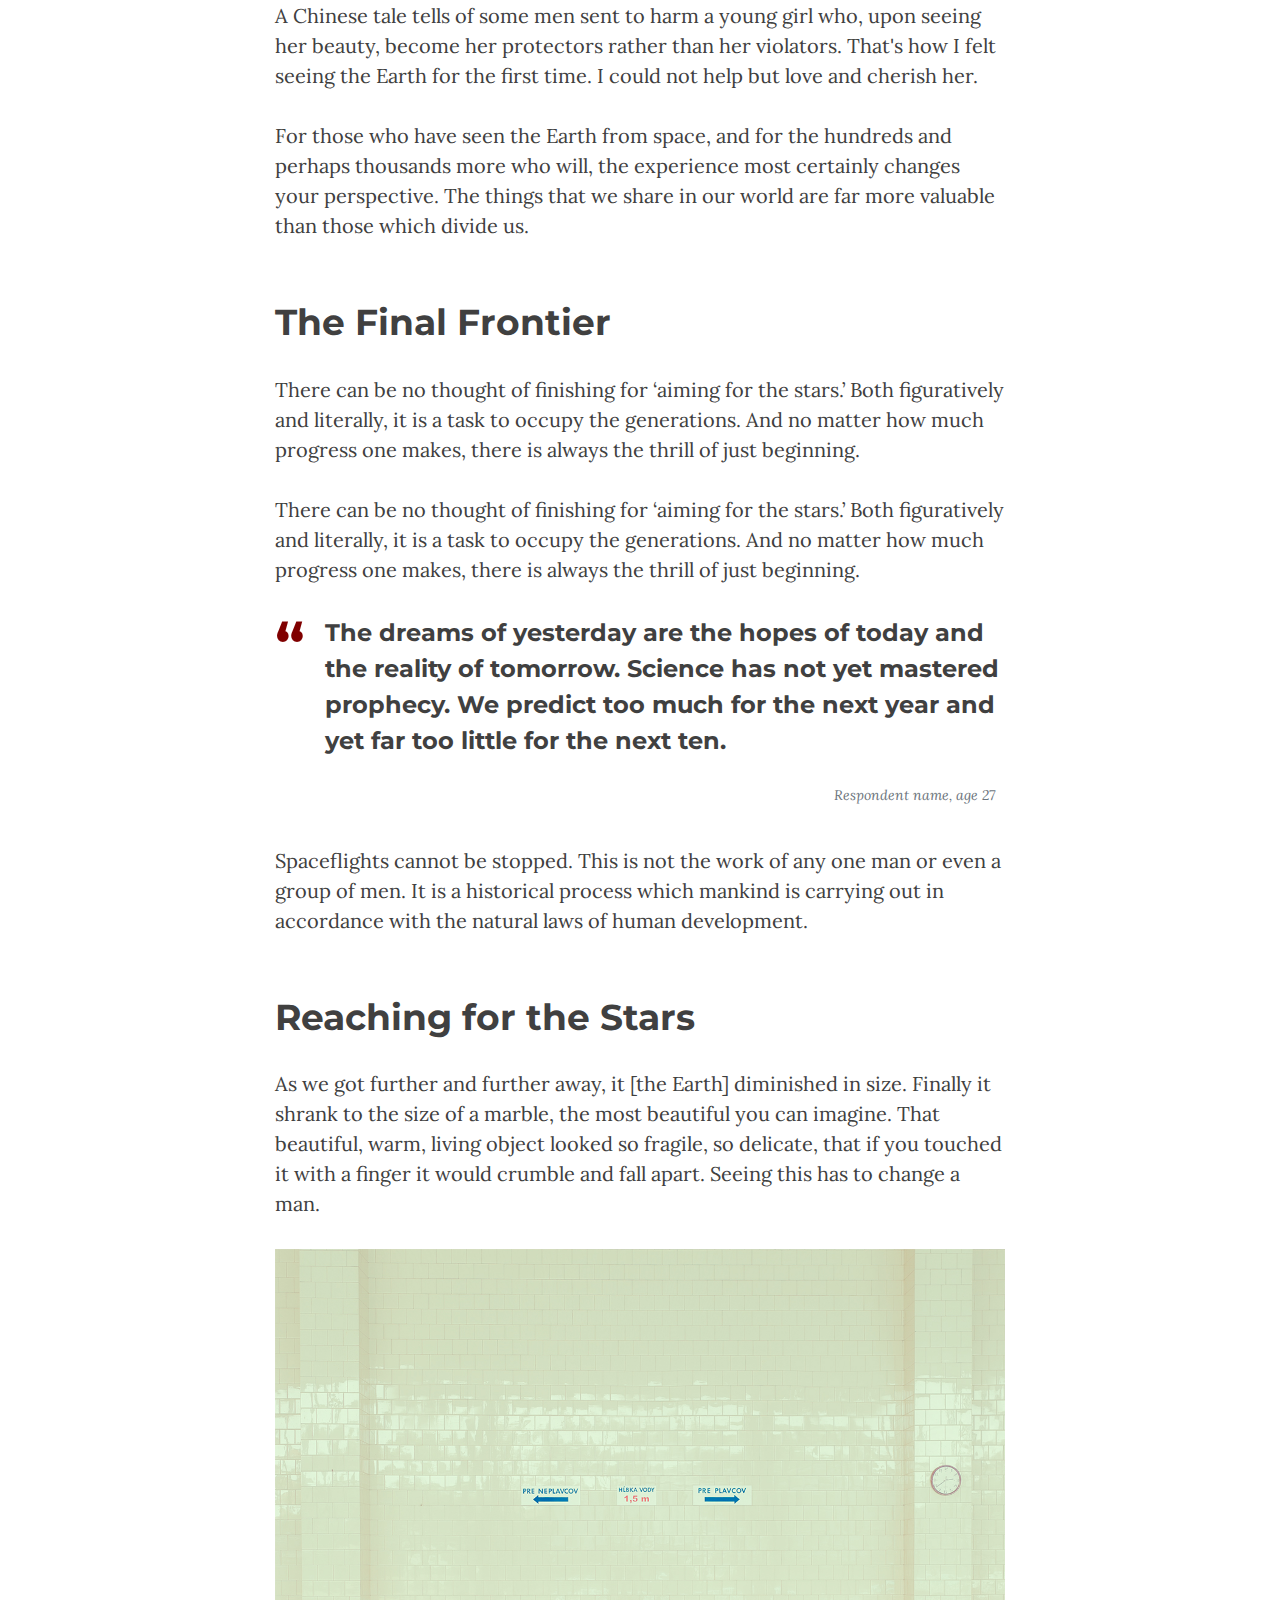
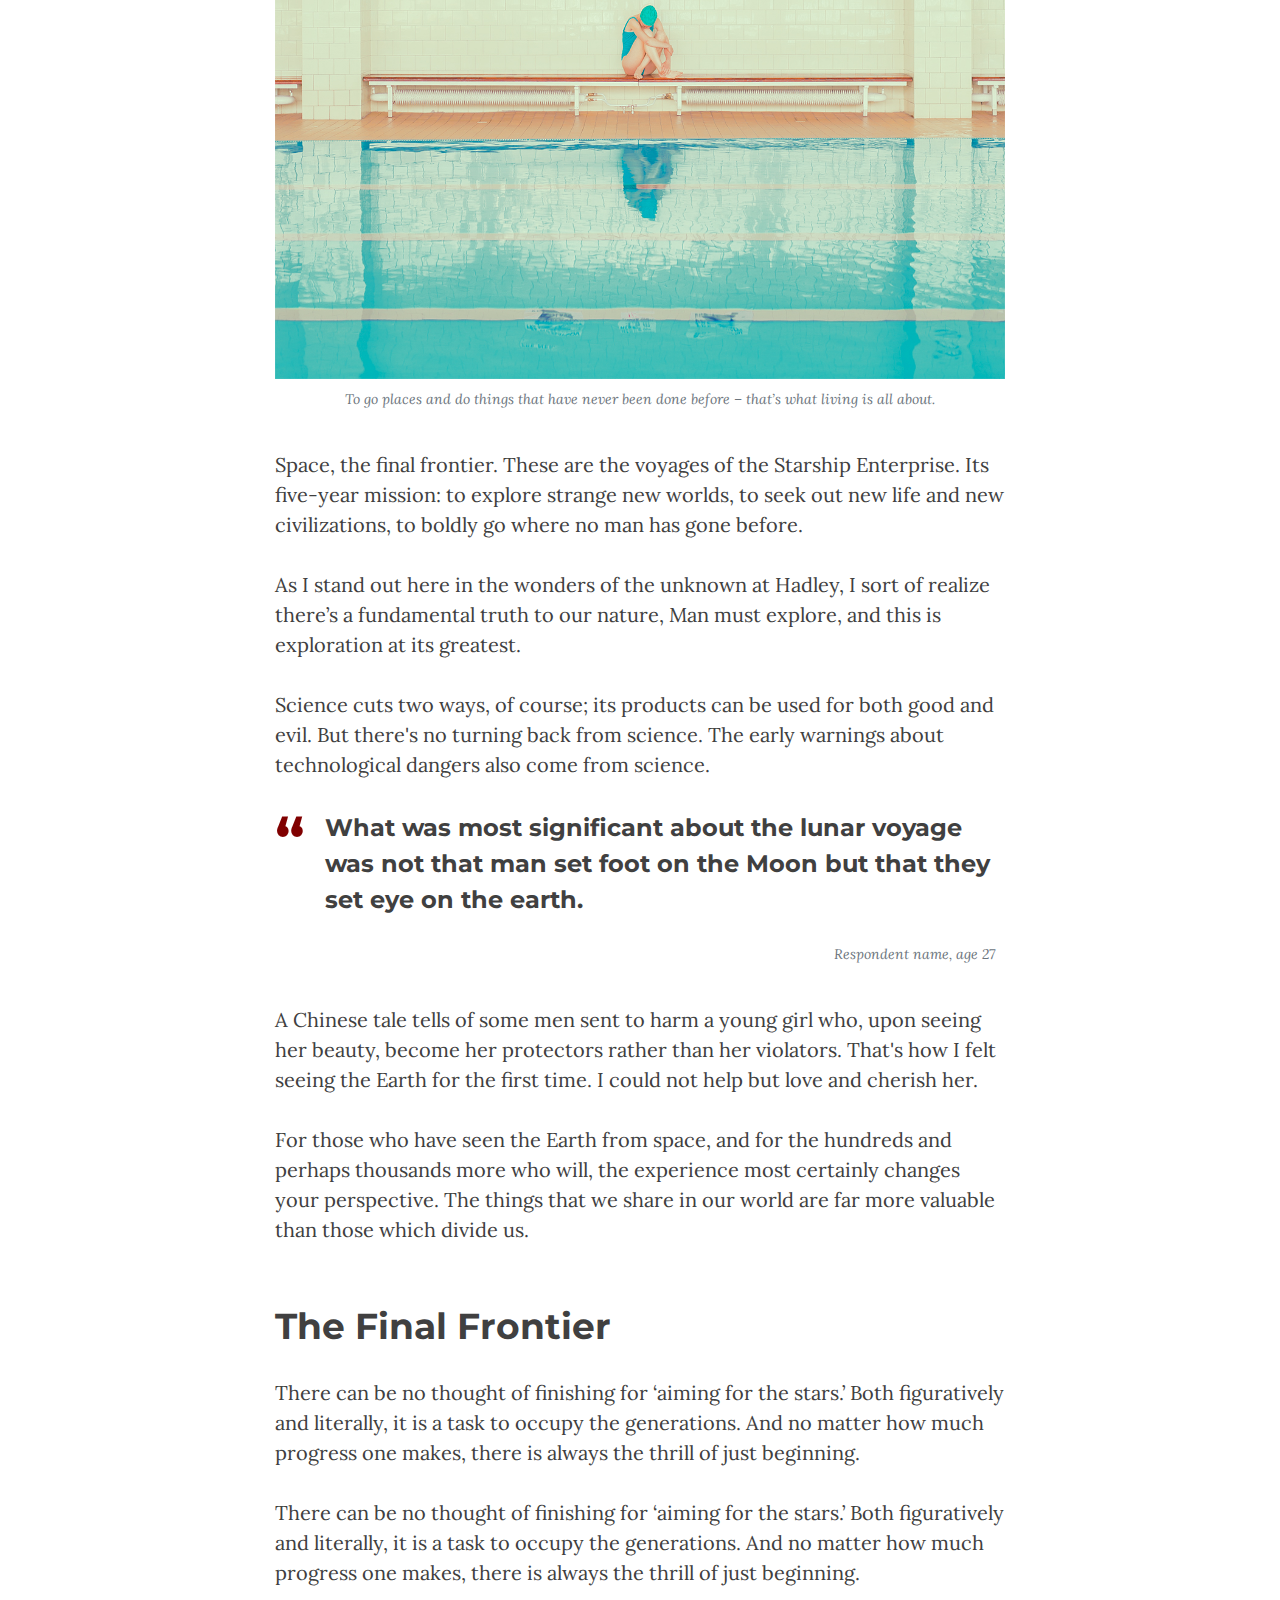
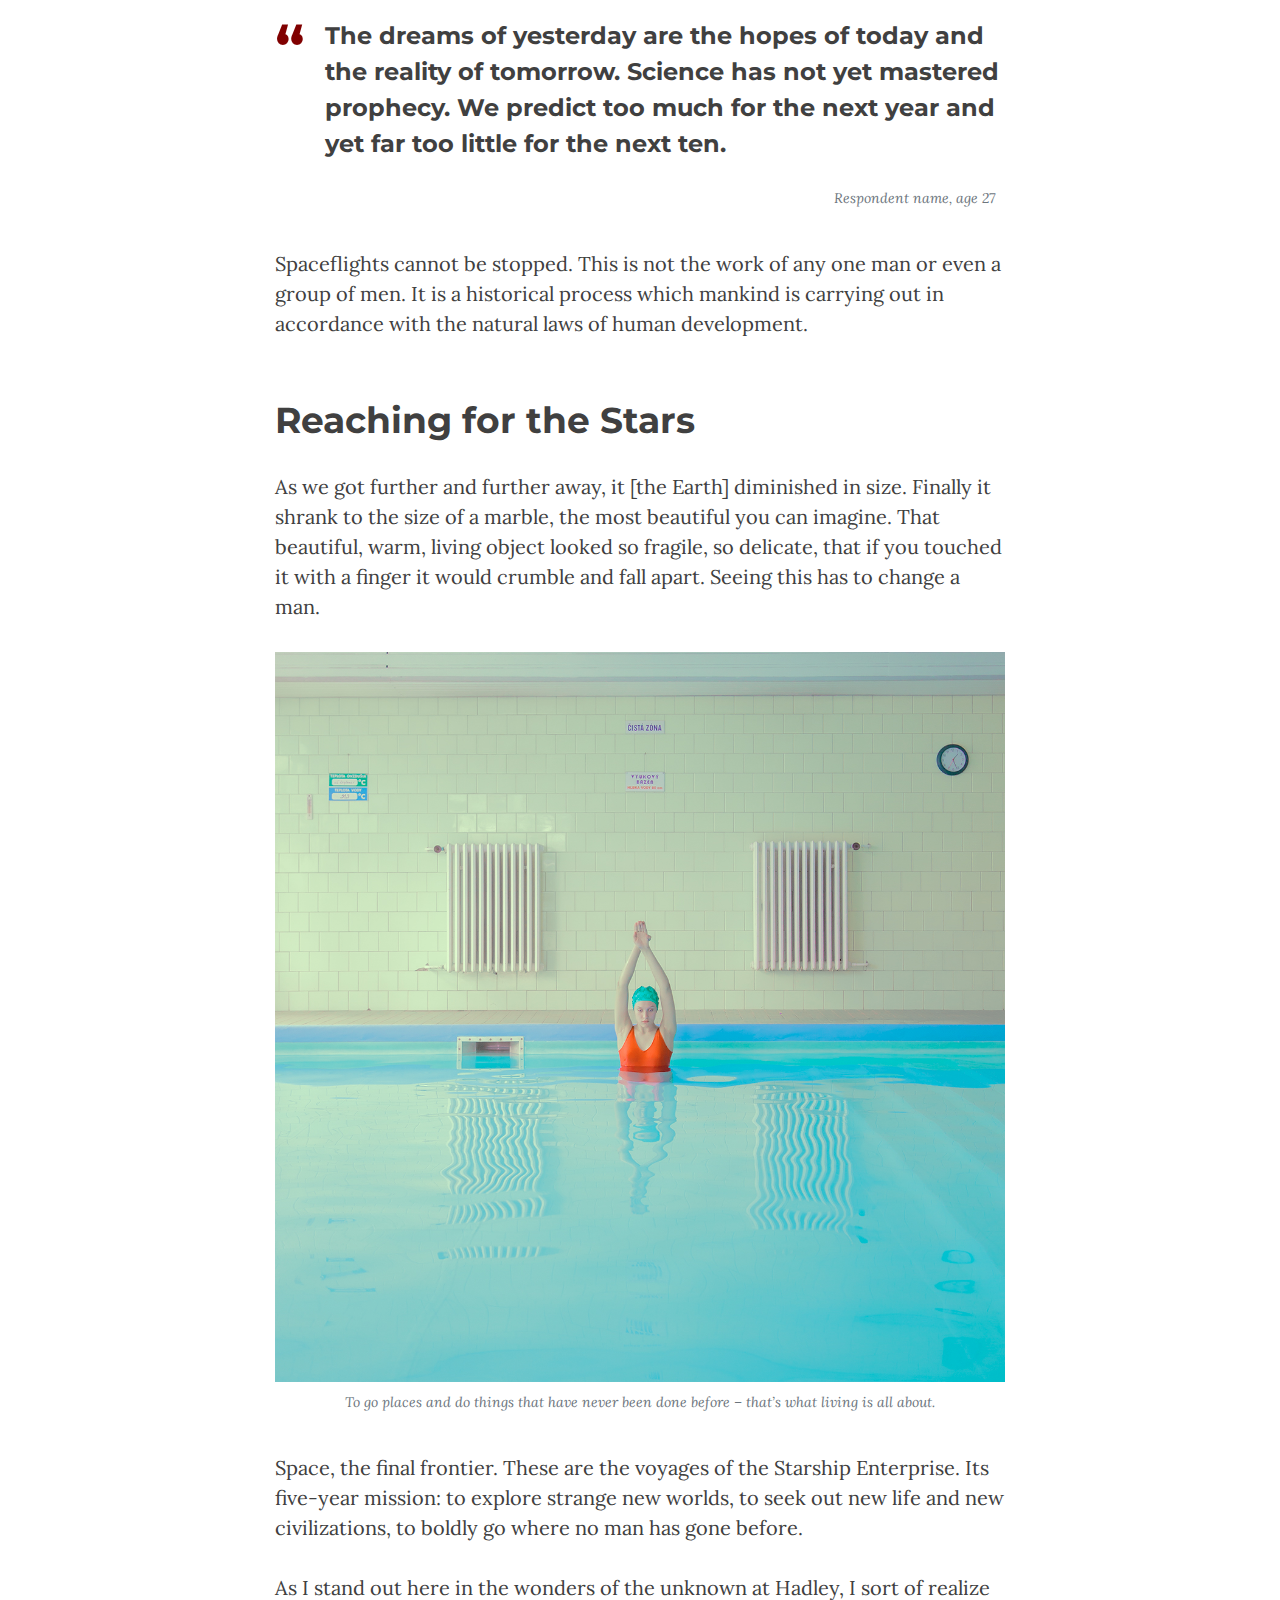
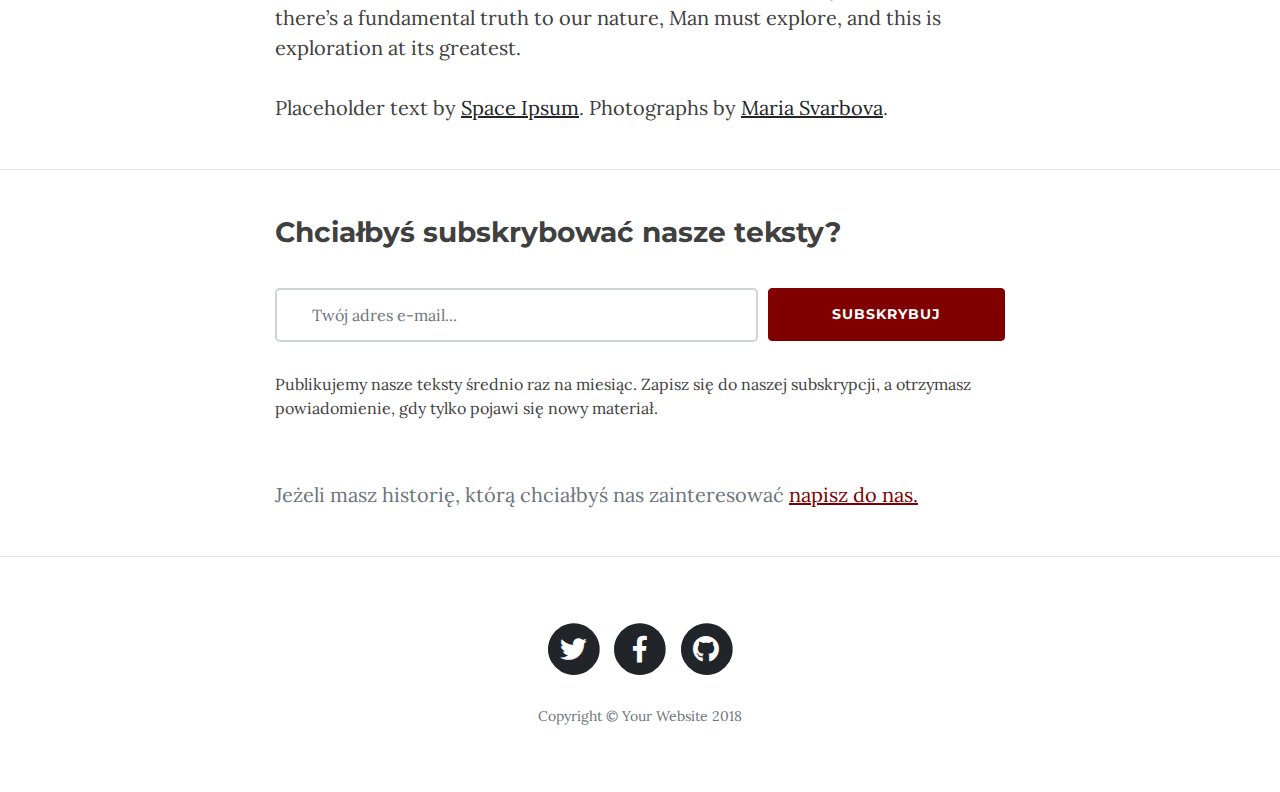
<file: post/spotlight_blog/post.html>
<!DOCTYPE html>
<html lang="en">

  <head>

    <meta charset="utf-8">
    <meta name="viewport" content="width=device-width, initial-scale=1, shrink-to-fit=no">
    <meta name="description" content="">
    <meta name="author" content="">

    <title>Clean Blog - Start Bootstrap Theme</title>

    <!-- Bootstrap core CSS -->
    <link href="vendor/bootstrap/css/bootstrap.min.css" rel="stylesheet">

    <!-- Custom fonts for this template -->
    <link href="vendor/fontawesome-free/css/all.min.css" rel="stylesheet" type="text/css">
    <link href='https://fonts.googleapis.com/css?family=Lora:400,700,400italic,700italic' rel='stylesheet' type='text/css'>
    <link href="https://fonts.googleapis.com/css?family=Montserrat:400,700" rel="stylesheet"> 

    <!-- Custom styles for this template -->
    <link href="css/clean-blog.css" rel="stylesheet">

  </head>

  <body>

    <!-- Navigation -->
    <nav class="navbar navbar-expand-lg navbar-light fixed-top" id="mainNav">
      <div class="container">
        <a class="navbar-brand" href="index.html">Spotlight</a>
        <button class="navbar-toggler navbar-toggler-right" type="button" data-toggle="collapse" data-target="#navbarResponsive" aria-controls="navbarResponsive" aria-expanded="false" aria-label="Toggle navigation">
          Menu
          <i class="fas fa-bars"></i>
        </button>
        <div class="collapse navbar-collapse" id="navbarResponsive">
          <ul class="navbar-nav ml-auto">
            <li class="nav-item">
              <a class="nav-link" href="#">Home</a>
            </li>
            <li class="nav-item">
              <a class="nav-link" href="#">About</a>
            </li>
            <li class="nav-item">
              <a class="nav-link" href="#">Sample Post</a>
            </li>
            <li class="nav-item">
              <a class="nav-link" href="#">Contact</a>
            </li>
          </ul>
        </div>
      </div>
    </nav>

    <!-- Page Header -->
<!--     <header class="masthead" style="background-image: url('img/post-bg.jpg')">
      <div class="overlay"></div>
      <div class="container">
        <div class="row">
          <div class="col-lg-8 col-md-10 mx-auto">
            <div class="post-heading">
              <h1>Man must explore, and this is exploration at its greatest</h1>
              <h2 class="subheading">Problems look mighty small from 150 miles up</h2>
              <span class="meta">Posted by
                <a href="#">Start Bootstrap</a>
                on August 24, 2018</span>
            </div>
          </div>
        </div>
      </div>
    </header> -->

    <header class="masthead" >
    	<div class="pic" style="background-image: url('img/post_pic1.jpg'); min-height: 600px;"></div>
      <!-- <div class="overlay"></div> -->
      <div class="container">
        <div class="row">
          <div class="col-lg-8 col-md-10 mx-auto">
            <div class="post-heading">
              <h1>Man must explore, and this is exploration at its greatest</h1>
              <h2 class="subheading">Problems look mighty small from 150 miles up</h2>
              <span class="meta">
                <a href="#">Materiał śledczy</a>
                • August 24, 2018</span>
            </div>
          </div>
        </div>
      </div>
    </header>


    <!-- Post Content -->
    <article>
      <div class="container">
        <div class="row">
          <div class="col-lg-8 col-md-10 mx-auto">
            <p class="lead">Never in all their history have men been able truly to conceive of the world as one: a single sphere, a globe, having the qualities of a globe, a round earth in which all the directions eventually meet, in which there is no center because every point, or none, is center — an equal earth which all men occupy as equals. The airman's earth, if free men make it, will be truly round: a globe in practice, not in theory.</p>

            <p>Science cuts two ways, of course; its products can be used for both good and evil. But there's no turning back from science. The early warnings about technological dangers also come from science.</p>

            <blockquote>What was most significant about the lunar voyage was not that man set foot on the Moon but that they set eye on the earth.</blockquote>
            <span class="caption text-muted text-right">Respondent name, age 27</span>

            <p>A Chinese tale tells of some men sent to harm a young girl who, upon seeing her beauty, become her protectors rather than her violators. That's how I felt seeing the Earth for the first time. I could not help but love and cherish her.</p>

            <p>For those who have seen the Earth from space, and for the hundreds and perhaps thousands more who will, the experience most certainly changes your perspective. The things that we share in our world are far more valuable than those which divide us.</p>

            <h2 class="section-heading">The Final Frontier</h2>

            <p>There can be no thought of finishing for ‘aiming for the stars.’ Both figuratively and literally, it is a task to occupy the generations. And no matter how much progress one makes, there is always the thrill of just beginning.</p>

            <p>There can be no thought of finishing for ‘aiming for the stars.’ Both figuratively and literally, it is a task to occupy the generations. And no matter how much progress one makes, there is always the thrill of just beginning.</p>

            <blockquote>The dreams of yesterday are the hopes of today and the reality of tomorrow. Science has not yet mastered prophecy. We predict too much for the next year and yet far too little for the next ten.</blockquote>
            <span class="caption text-muted text-right">Respondent name, age 27</span>

            <p>Spaceflights cannot be stopped. This is not the work of any one man or even a group of men. It is a historical process which mankind is carrying out in accordance with the natural laws of human development.</p>

            <h2 class="section-heading">Reaching for the Stars</h2>

            <p>As we got further and further away, it [the Earth] diminished in size. Finally it shrank to the size of a marble, the most beautiful you can imagine. That beautiful, warm, living object looked so fragile, so delicate, that if you touched it with a finger it would crumble and fall apart. Seeing this has to change a man.</p>

            <a href="#">
              <img class="img-fluid" src="img/post_pic2.jpg" alt="">
            </a>
            <span class="caption text-muted">To go places and do things that have never been done before – that’s what living is all about.</span>

            <p>Space, the final frontier. These are the voyages of the Starship Enterprise. Its five-year mission: to explore strange new worlds, to seek out new life and new civilizations, to boldly go where no man has gone before.</p>

            <p>As I stand out here in the wonders of the unknown at Hadley, I sort of realize there’s a fundamental truth to our nature, Man must explore, and this is exploration at its greatest.</p>

            <p>Science cuts two ways, of course; its products can be used for both good and evil. But there's no turning back from science. The early warnings about technological dangers also come from science.</p>

            <blockquote>What was most significant about the lunar voyage was not that man set foot on the Moon but that they set eye on the earth.</blockquote>
            <span class="caption text-muted text-right">Respondent name, age 27</span>

            <p>A Chinese tale tells of some men sent to harm a young girl who, upon seeing her beauty, become her protectors rather than her violators. That's how I felt seeing the Earth for the first time. I could not help but love and cherish her.</p>

            <p>For those who have seen the Earth from space, and for the hundreds and perhaps thousands more who will, the experience most certainly changes your perspective. The things that we share in our world are far more valuable than those which divide us.</p>

            <h2 class="section-heading">The Final Frontier</h2>

            <p>There can be no thought of finishing for ‘aiming for the stars.’ Both figuratively and literally, it is a task to occupy the generations. And no matter how much progress one makes, there is always the thrill of just beginning.</p>

            <p>There can be no thought of finishing for ‘aiming for the stars.’ Both figuratively and literally, it is a task to occupy the generations. And no matter how much progress one makes, there is always the thrill of just beginning.</p>

            <blockquote>The dreams of yesterday are the hopes of today and the reality of tomorrow. Science has not yet mastered prophecy. We predict too much for the next year and yet far too little for the next ten.</blockquote>
            <span class="caption text-muted text-right">Respondent name, age 27</span>

            <p>Spaceflights cannot be stopped. This is not the work of any one man or even a group of men. It is a historical process which mankind is carrying out in accordance with the natural laws of human development.</p>

            <h2 class="section-heading">Reaching for the Stars</h2>

            <p>As we got further and further away, it [the Earth] diminished in size. Finally it shrank to the size of a marble, the most beautiful you can imagine. That beautiful, warm, living object looked so fragile, so delicate, that if you touched it with a finger it would crumble and fall apart. Seeing this has to change a man.</p>

            <a href="#">
              <img class="img-fluid" src="img/post_pic3.jpg" alt="">
            </a>
            <span class="caption text-muted">To go places and do things that have never been done before – that’s what living is all about.</span>

            <p>Space, the final frontier. These are the voyages of the Starship Enterprise. Its five-year mission: to explore strange new worlds, to seek out new life and new civilizations, to boldly go where no man has gone before.</p>

            <p>As I stand out here in the wonders of the unknown at Hadley, I sort of realize there’s a fundamental truth to our nature, Man must explore, and this is exploration at its greatest.</p>

            <p>Placeholder text by
              <a href="http://spaceipsum.com/" target="_blank" >Space Ipsum</a>. Photographs by
              <a href="https://www.behance.net/gallery/38069813/No-Diving" target="_blank" >Maria Svarbova</a>.</p>
          </div>
        </div>
      </div>
    </article>

    <hr>

  	<article>
  		<div class="container">
        <div class="row">
        	<div class="col-lg-8 col-md-10 mx-auto">

        		<br>

        		<h3>Chciałbyś subskrybować nasze teksty?</h3>

        		<br>

	          <form>
	          	<div class="form-row">
	          		
	          		<div class="col-lg-8">
	          			<input name='input' class="btn-block btn-lg form-control" type='email' size='30' placeholder='Twój adres e-mail...' value="">
	          		</div>

	              <div class="col-lg-4 header-form-grid ">
	                <button class="btn btn-block btn-primary rounded" id="search-btn">Subskrybuj</button>
	              </div>

	          	</div>

	          </form>

	          <p class="small">Publikujemy nasze teksty średnio raz na miesiąc. Zapisz się do naszej subskrypcji, a otrzymasz powiadomienie, gdy tylko pojawi się nowy materiał.</p>

        	</div>

          <div class="col-lg-8 col-md-10 mx-auto">
          	<p class="text-muted">Jeżeli masz historię, którą chciałbyś nas zainteresować <a class="text-primary" href="#">napisz do nas.</a></p>
          </div>
        </div>
      </div>
    </article>

    <hr>

    <!-- Footer -->
    <footer>
      <div class="container">
        <div class="row">
          <div class="col-lg-8 col-md-10 mx-auto">
            <ul class="list-inline text-center">
              <li class="list-inline-item">
                <a href="#">
                  <span class="fa-stack fa-lg">
                    <i class="fas fa-circle fa-stack-2x"></i>
                    <i class="fab fa-twitter fa-stack-1x fa-inverse"></i>
                  </span>
                </a>
              </li>
              <li class="list-inline-item">
                <a href="#">
                  <span class="fa-stack fa-lg">
                    <i class="fas fa-circle fa-stack-2x"></i>
                    <i class="fab fa-facebook-f fa-stack-1x fa-inverse"></i>
                  </span>
                </a>
              </li>
              <li class="list-inline-item">
                <a href="#">
                  <span class="fa-stack fa-lg">
                    <i class="fas fa-circle fa-stack-2x"></i>
                    <i class="fab fa-github fa-stack-1x fa-inverse"></i>
                  </span>
                </a>
              </li>
            </ul>
            <p class="copyright text-muted">Copyright &copy; Your Website 2018</p>
          </div>
        </div>
      </div>
    </footer>

    <!-- Bootstrap core JavaScript -->
    <script src="vendor/jquery/jquery.min.js"></script>
    <script src="vendor/bootstrap/js/bootstrap.bundle.min.js"></script>

    <!-- Custom scripts for this template -->
    <script src="js/clean-blog.min.js"></script>

  </body>

</html>
</file>
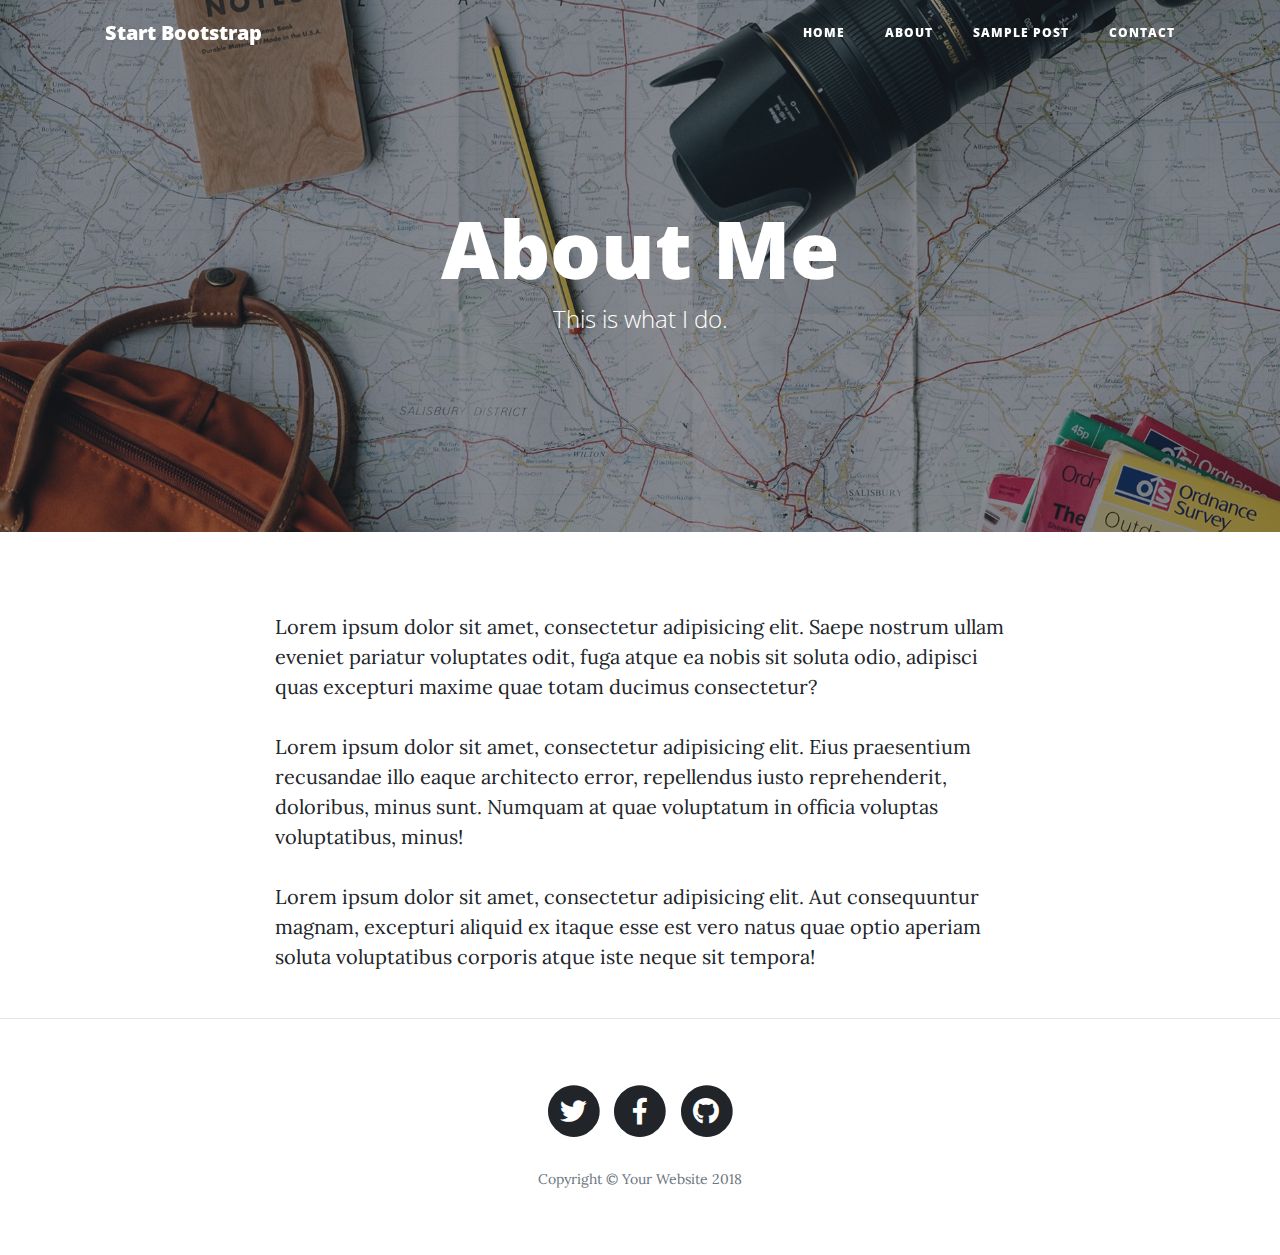
<file: post/spotlight_blog/_startbootstrap-clean-blog-gh-pages/about.html>
<!DOCTYPE html>
<html lang="en">

  <head>

    <meta charset="utf-8">
    <meta name="viewport" content="width=device-width, initial-scale=1, shrink-to-fit=no">
    <meta name="description" content="">
    <meta name="author" content="">

    <title>Clean Blog - Start Bootstrap Theme</title>

    <!-- Bootstrap core CSS -->
    <link href="vendor/bootstrap/css/bootstrap.min.css" rel="stylesheet">

    <!-- Custom fonts for this template -->
    <link href="vendor/fontawesome-free/css/all.min.css" rel="stylesheet" type="text/css">
    <link href='https://fonts.googleapis.com/css?family=Lora:400,700,400italic,700italic' rel='stylesheet' type='text/css'>
    <link href='https://fonts.googleapis.com/css?family=Open+Sans:300italic,400italic,600italic,700italic,800italic,400,300,600,700,800' rel='stylesheet' type='text/css'>

    <!-- Custom styles for this template -->
    <link href="css/clean-blog.min.css" rel="stylesheet">

  </head>

  <body>

    <!-- Navigation -->
    <nav class="navbar navbar-expand-lg navbar-light fixed-top" id="mainNav">
      <div class="container">
        <a class="navbar-brand" href="index.html">Start Bootstrap</a>
        <button class="navbar-toggler navbar-toggler-right" type="button" data-toggle="collapse" data-target="#navbarResponsive" aria-controls="navbarResponsive" aria-expanded="false" aria-label="Toggle navigation">
          Menu
          <i class="fas fa-bars"></i>
        </button>
        <div class="collapse navbar-collapse" id="navbarResponsive">
          <ul class="navbar-nav ml-auto">
            <li class="nav-item">
              <a class="nav-link" href="index.html">Home</a>
            </li>
            <li class="nav-item">
              <a class="nav-link" href="about.html">About</a>
            </li>
            <li class="nav-item">
              <a class="nav-link" href="post.html">Sample Post</a>
            </li>
            <li class="nav-item">
              <a class="nav-link" href="contact.html">Contact</a>
            </li>
          </ul>
        </div>
      </div>
    </nav>

    <!-- Page Header -->
    <header class="masthead" style="background-image: url('img/about-bg.jpg')">
      <div class="overlay"></div>
      <div class="container">
        <div class="row">
          <div class="col-lg-8 col-md-10 mx-auto">
            <div class="page-heading">
              <h1>About Me</h1>
              <span class="subheading">This is what I do.</span>
            </div>
          </div>
        </div>
      </div>
    </header>

    <!-- Main Content -->
    <div class="container">
      <div class="row">
        <div class="col-lg-8 col-md-10 mx-auto">
          <p>Lorem ipsum dolor sit amet, consectetur adipisicing elit. Saepe nostrum ullam eveniet pariatur voluptates odit, fuga atque ea nobis sit soluta odio, adipisci quas excepturi maxime quae totam ducimus consectetur?</p>
          <p>Lorem ipsum dolor sit amet, consectetur adipisicing elit. Eius praesentium recusandae illo eaque architecto error, repellendus iusto reprehenderit, doloribus, minus sunt. Numquam at quae voluptatum in officia voluptas voluptatibus, minus!</p>
          <p>Lorem ipsum dolor sit amet, consectetur adipisicing elit. Aut consequuntur magnam, excepturi aliquid ex itaque esse est vero natus quae optio aperiam soluta voluptatibus corporis atque iste neque sit tempora!</p>
        </div>
      </div>
    </div>

    <hr>

    <!-- Footer -->
    <footer>
      <div class="container">
        <div class="row">
          <div class="col-lg-8 col-md-10 mx-auto">
            <ul class="list-inline text-center">
              <li class="list-inline-item">
                <a href="#">
                  <span class="fa-stack fa-lg">
                    <i class="fas fa-circle fa-stack-2x"></i>
                    <i class="fab fa-twitter fa-stack-1x fa-inverse"></i>
                  </span>
                </a>
              </li>
              <li class="list-inline-item">
                <a href="#">
                  <span class="fa-stack fa-lg">
                    <i class="fas fa-circle fa-stack-2x"></i>
                    <i class="fab fa-facebook-f fa-stack-1x fa-inverse"></i>
                  </span>
                </a>
              </li>
              <li class="list-inline-item">
                <a href="#">
                  <span class="fa-stack fa-lg">
                    <i class="fas fa-circle fa-stack-2x"></i>
                    <i class="fab fa-github fa-stack-1x fa-inverse"></i>
                  </span>
                </a>
              </li>
            </ul>
            <p class="copyright text-muted">Copyright &copy; Your Website 2018</p>
          </div>
        </div>
      </div>
    </footer>

    <!-- Bootstrap core JavaScript -->
    <script src="vendor/jquery/jquery.min.js"></script>
    <script src="vendor/bootstrap/js/bootstrap.bundle.min.js"></script>

    <!-- Custom scripts for this template -->
    <script src="js/clean-blog.min.js"></script>

  </body>

</html>
</file>
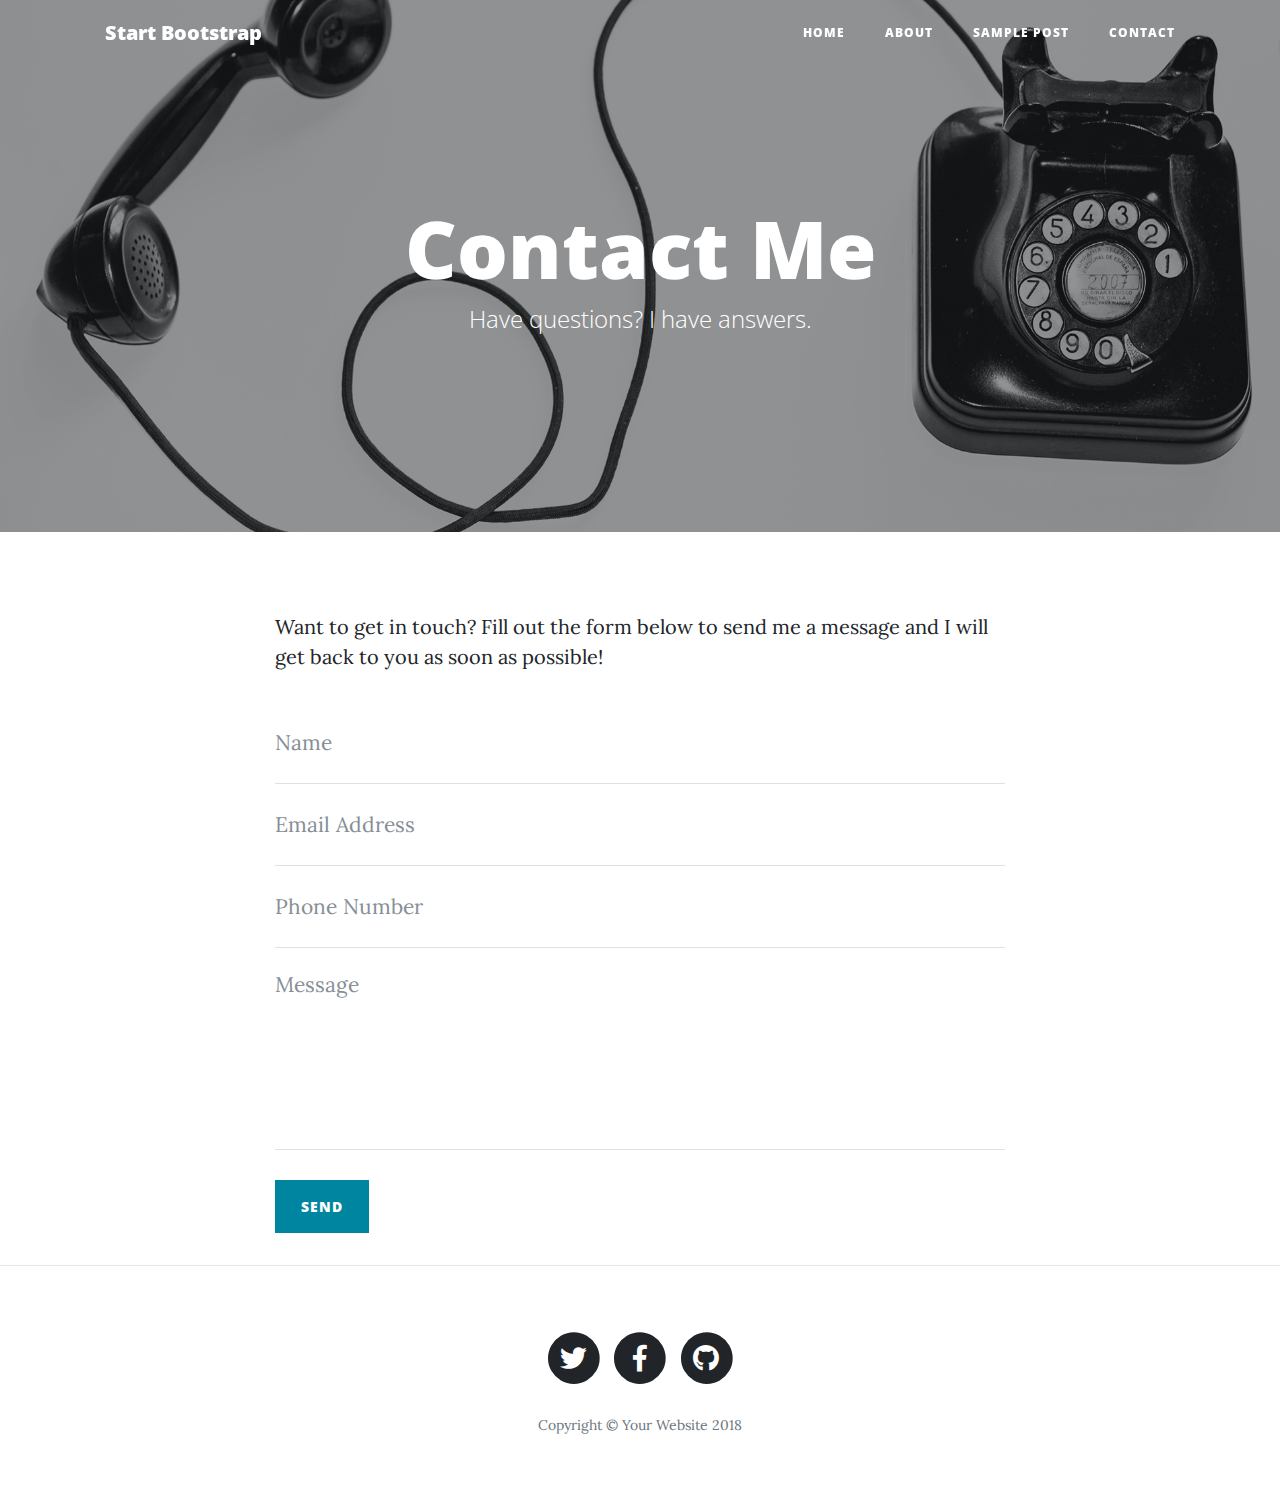
<file: post/spotlight_blog/_startbootstrap-clean-blog-gh-pages/contact.html>
<!DOCTYPE html>
<html lang="en">

  <head>

    <meta charset="utf-8">
    <meta name="viewport" content="width=device-width, initial-scale=1, shrink-to-fit=no">
    <meta name="description" content="">
    <meta name="author" content="">

    <title>Clean Blog - Start Bootstrap Theme</title>

    <!-- Bootstrap core CSS -->
    <link href="vendor/bootstrap/css/bootstrap.min.css" rel="stylesheet">

    <!-- Custom fonts for this template -->
    <link href="vendor/fontawesome-free/css/all.min.css" rel="stylesheet" type="text/css">
    <link href='https://fonts.googleapis.com/css?family=Lora:400,700,400italic,700italic' rel='stylesheet' type='text/css'>
    <link href='https://fonts.googleapis.com/css?family=Open+Sans:300italic,400italic,600italic,700italic,800italic,400,300,600,700,800' rel='stylesheet' type='text/css'>

    <!-- Custom styles for this template -->
    <link href="css/clean-blog.min.css" rel="stylesheet">

  </head>

  <body>

    <!-- Navigation -->
    <nav class="navbar navbar-expand-lg navbar-light fixed-top" id="mainNav">
      <div class="container">
        <a class="navbar-brand" href="index.html">Start Bootstrap</a>
        <button class="navbar-toggler navbar-toggler-right" type="button" data-toggle="collapse" data-target="#navbarResponsive" aria-controls="navbarResponsive" aria-expanded="false" aria-label="Toggle navigation">
          Menu
          <i class="fas fa-bars"></i>
        </button>
        <div class="collapse navbar-collapse" id="navbarResponsive">
          <ul class="navbar-nav ml-auto">
            <li class="nav-item">
              <a class="nav-link" href="index.html">Home</a>
            </li>
            <li class="nav-item">
              <a class="nav-link" href="about.html">About</a>
            </li>
            <li class="nav-item">
              <a class="nav-link" href="post.html">Sample Post</a>
            </li>
            <li class="nav-item">
              <a class="nav-link" href="contact.html">Contact</a>
            </li>
          </ul>
        </div>
      </div>
    </nav>

    <!-- Page Header -->
    <header class="masthead" style="background-image: url('img/contact-bg.jpg')">
      <div class="overlay"></div>
      <div class="container">
        <div class="row">
          <div class="col-lg-8 col-md-10 mx-auto">
            <div class="page-heading">
              <h1>Contact Me</h1>
              <span class="subheading">Have questions? I have answers.</span>
            </div>
          </div>
        </div>
      </div>
    </header>

    <!-- Main Content -->
    <div class="container">
      <div class="row">
        <div class="col-lg-8 col-md-10 mx-auto">
          <p>Want to get in touch? Fill out the form below to send me a message and I will get back to you as soon as possible!</p>
          <!-- Contact Form - Enter your email address on line 19 of the mail/contact_me.php file to make this form work. -->
          <!-- WARNING: Some web hosts do not allow emails to be sent through forms to common mail hosts like Gmail or Yahoo. It's recommended that you use a private domain email address! -->
          <!-- To use the contact form, your site must be on a live web host with PHP! The form will not work locally! -->
          <form name="sentMessage" id="contactForm" novalidate>
            <div class="control-group">
              <div class="form-group floating-label-form-group controls">
                <label>Name</label>
                <input type="text" class="form-control" placeholder="Name" id="name" required data-validation-required-message="Please enter your name.">
                <p class="help-block text-danger"></p>
              </div>
            </div>
            <div class="control-group">
              <div class="form-group floating-label-form-group controls">
                <label>Email Address</label>
                <input type="email" class="form-control" placeholder="Email Address" id="email" required data-validation-required-message="Please enter your email address.">
                <p class="help-block text-danger"></p>
              </div>
            </div>
            <div class="control-group">
              <div class="form-group col-xs-12 floating-label-form-group controls">
                <label>Phone Number</label>
                <input type="tel" class="form-control" placeholder="Phone Number" id="phone" required data-validation-required-message="Please enter your phone number.">
                <p class="help-block text-danger"></p>
              </div>
            </div>
            <div class="control-group">
              <div class="form-group floating-label-form-group controls">
                <label>Message</label>
                <textarea rows="5" class="form-control" placeholder="Message" id="message" required data-validation-required-message="Please enter a message."></textarea>
                <p class="help-block text-danger"></p>
              </div>
            </div>
            <br>
            <div id="success"></div>
            <div class="form-group">
              <button type="submit" class="btn btn-primary" id="sendMessageButton">Send</button>
            </div>
          </form>
        </div>
      </div>
    </div>

    <hr>

    <!-- Footer -->
    <footer>
      <div class="container">
        <div class="row">
          <div class="col-lg-8 col-md-10 mx-auto">
            <ul class="list-inline text-center">
              <li class="list-inline-item">
                <a href="#">
                  <span class="fa-stack fa-lg">
                    <i class="fas fa-circle fa-stack-2x"></i>
                    <i class="fab fa-twitter fa-stack-1x fa-inverse"></i>
                  </span>
                </a>
              </li>
              <li class="list-inline-item">
                <a href="#">
                  <span class="fa-stack fa-lg">
                    <i class="fas fa-circle fa-stack-2x"></i>
                    <i class="fab fa-facebook-f fa-stack-1x fa-inverse"></i>
                  </span>
                </a>
              </li>
              <li class="list-inline-item">
                <a href="#">
                  <span class="fa-stack fa-lg">
                    <i class="fas fa-circle fa-stack-2x"></i>
                    <i class="fab fa-github fa-stack-1x fa-inverse"></i>
                  </span>
                </a>
              </li>
            </ul>
            <p class="copyright text-muted">Copyright &copy; Your Website 2018</p>
          </div>
        </div>
      </div>
    </footer>

    <!-- Bootstrap core JavaScript -->
    <script src="vendor/jquery/jquery.min.js"></script>
    <script src="vendor/bootstrap/js/bootstrap.bundle.min.js"></script>

    <!-- Contact Form JavaScript -->
    <script src="js/jqBootstrapValidation.js"></script>
    <script src="js/contact_me.js"></script>

    <!-- Custom scripts for this template -->
    <script src="js/clean-blog.min.js"></script>

  </body>

</html>
</file>
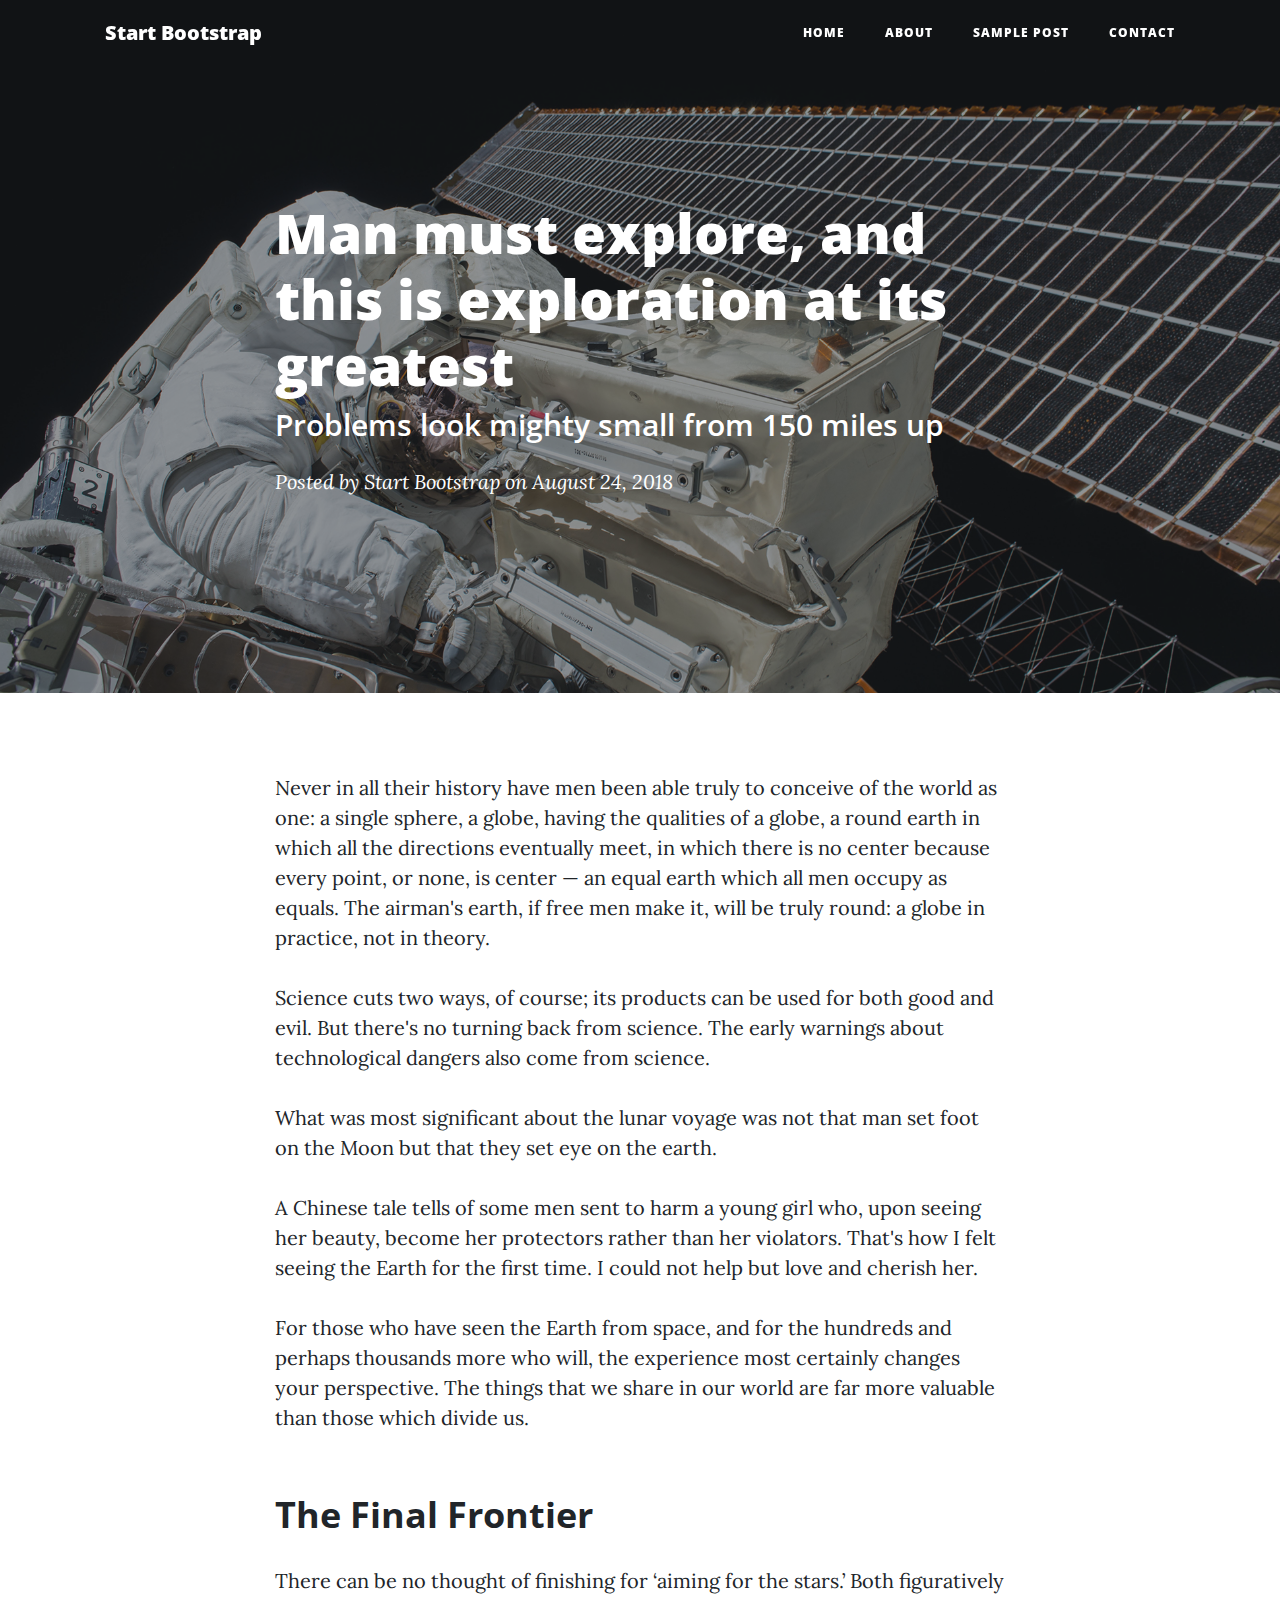
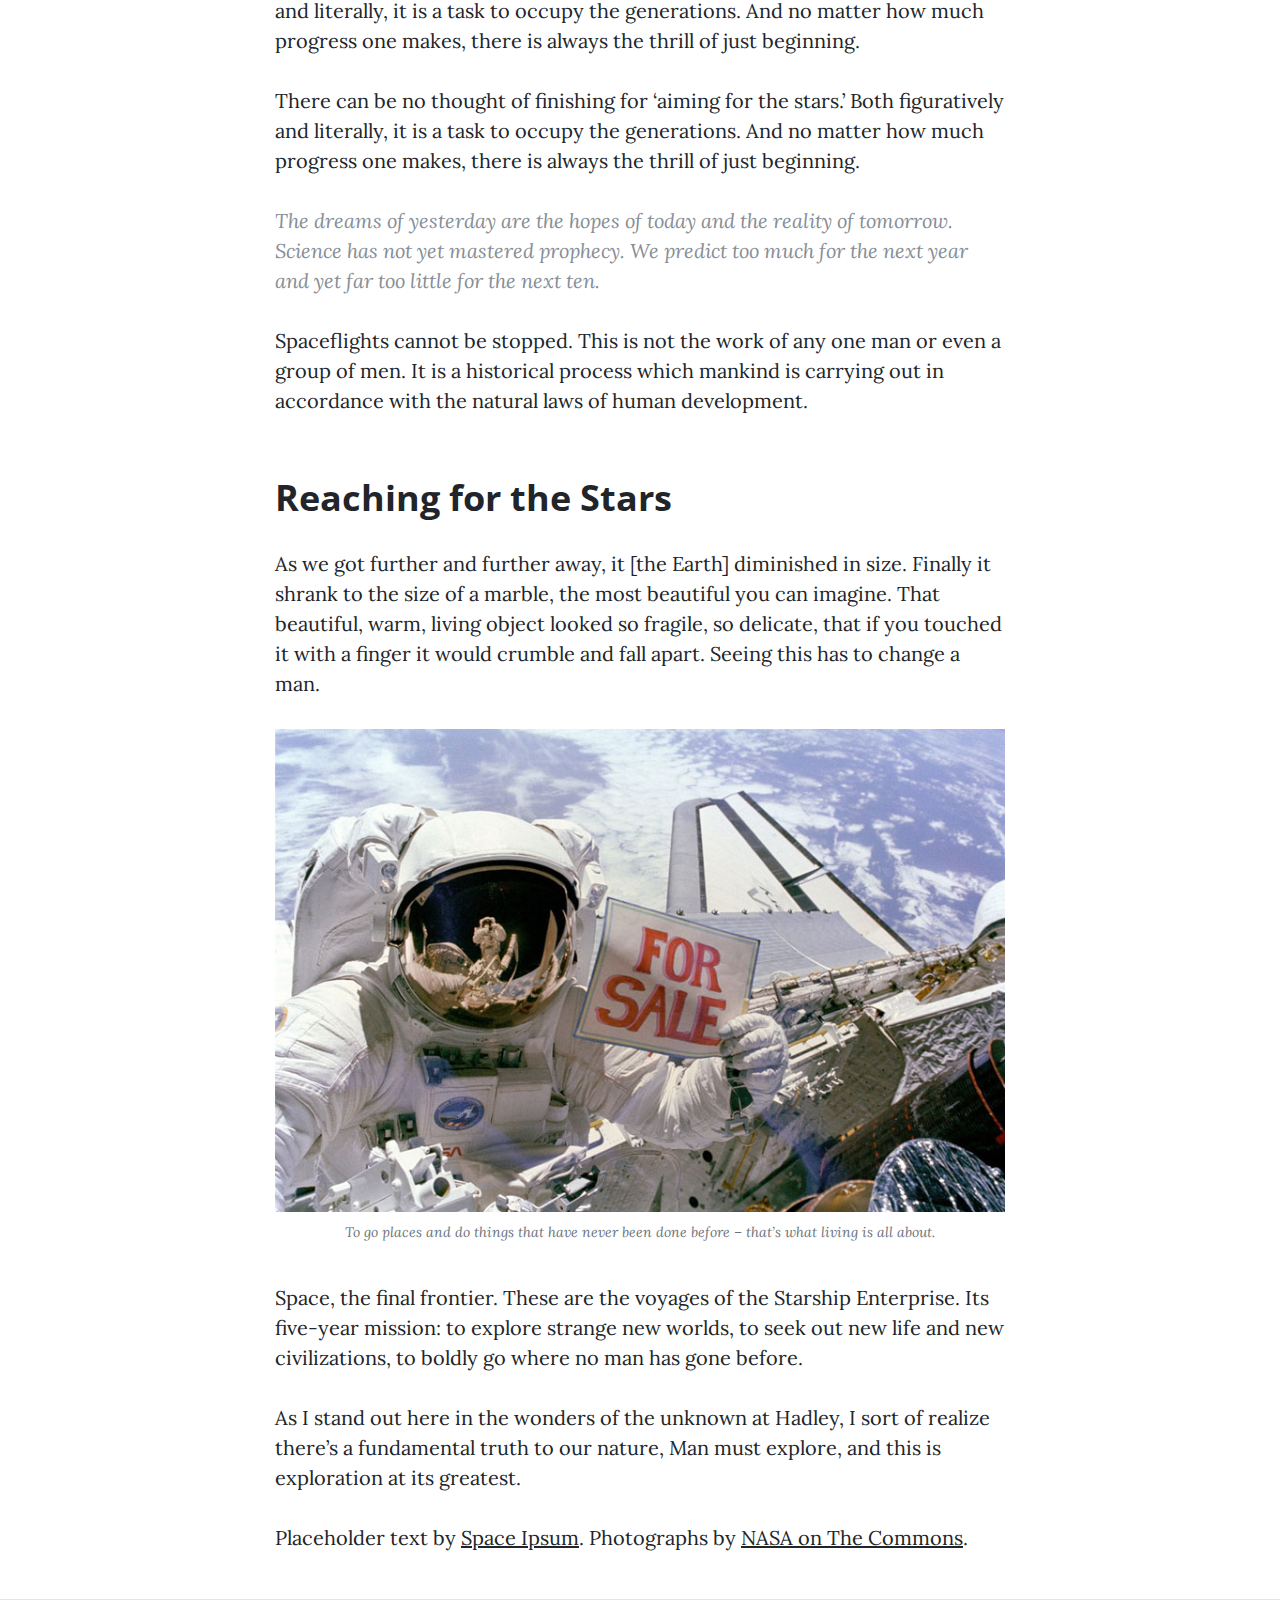
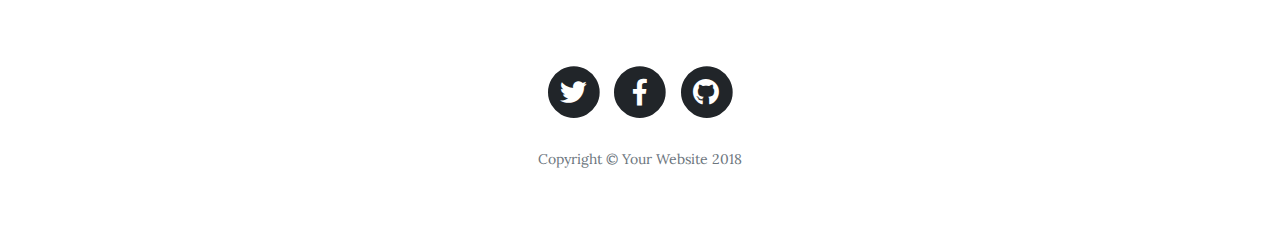
<file: post/spotlight_blog/_startbootstrap-clean-blog-gh-pages/post.html>
<!DOCTYPE html>
<html lang="en">

  <head>

    <meta charset="utf-8">
    <meta name="viewport" content="width=device-width, initial-scale=1, shrink-to-fit=no">
    <meta name="description" content="">
    <meta name="author" content="">

    <title>Clean Blog - Start Bootstrap Theme</title>

    <!-- Bootstrap core CSS -->
    <link href="vendor/bootstrap/css/bootstrap.min.css" rel="stylesheet">

    <!-- Custom fonts for this template -->
    <link href="vendor/fontawesome-free/css/all.min.css" rel="stylesheet" type="text/css">
    <link href='https://fonts.googleapis.com/css?family=Lora:400,700,400italic,700italic' rel='stylesheet' type='text/css'>
    <link href='https://fonts.googleapis.com/css?family=Open+Sans:300italic,400italic,600italic,700italic,800italic,400,300,600,700,800' rel='stylesheet' type='text/css'>

    <!-- Custom styles for this template -->
    <link href="css/clean-blog.min.css" rel="stylesheet">

  </head>

  <body>

    <!-- Navigation -->
    <nav class="navbar navbar-expand-lg navbar-light fixed-top" id="mainNav">
      <div class="container">
        <a class="navbar-brand" href="index.html">Start Bootstrap</a>
        <button class="navbar-toggler navbar-toggler-right" type="button" data-toggle="collapse" data-target="#navbarResponsive" aria-controls="navbarResponsive" aria-expanded="false" aria-label="Toggle navigation">
          Menu
          <i class="fas fa-bars"></i>
        </button>
        <div class="collapse navbar-collapse" id="navbarResponsive">
          <ul class="navbar-nav ml-auto">
            <li class="nav-item">
              <a class="nav-link" href="index.html">Home</a>
            </li>
            <li class="nav-item">
              <a class="nav-link" href="about.html">About</a>
            </li>
            <li class="nav-item">
              <a class="nav-link" href="post.html">Sample Post</a>
            </li>
            <li class="nav-item">
              <a class="nav-link" href="contact.html">Contact</a>
            </li>
          </ul>
        </div>
      </div>
    </nav>

    <!-- Page Header -->
    <header class="masthead" style="background-image: url('img/post-bg.jpg')">
      <div class="overlay"></div>
      <div class="container">
        <div class="row">
          <div class="col-lg-8 col-md-10 mx-auto">
            <div class="post-heading">
              <h1>Man must explore, and this is exploration at its greatest</h1>
              <h2 class="subheading">Problems look mighty small from 150 miles up</h2>
              <span class="meta">Posted by
                <a href="#">Start Bootstrap</a>
                on August 24, 2018</span>
            </div>
          </div>
        </div>
      </div>
    </header>

    <!-- Post Content -->
    <article>
      <div class="container">
        <div class="row">
          <div class="col-lg-8 col-md-10 mx-auto">
            <p>Never in all their history have men been able truly to conceive of the world as one: a single sphere, a globe, having the qualities of a globe, a round earth in which all the directions eventually meet, in which there is no center because every point, or none, is center — an equal earth which all men occupy as equals. The airman's earth, if free men make it, will be truly round: a globe in practice, not in theory.</p>

            <p>Science cuts two ways, of course; its products can be used for both good and evil. But there's no turning back from science. The early warnings about technological dangers also come from science.</p>

            <p>What was most significant about the lunar voyage was not that man set foot on the Moon but that they set eye on the earth.</p>

            <p>A Chinese tale tells of some men sent to harm a young girl who, upon seeing her beauty, become her protectors rather than her violators. That's how I felt seeing the Earth for the first time. I could not help but love and cherish her.</p>

            <p>For those who have seen the Earth from space, and for the hundreds and perhaps thousands more who will, the experience most certainly changes your perspective. The things that we share in our world are far more valuable than those which divide us.</p>

            <h2 class="section-heading">The Final Frontier</h2>

            <p>There can be no thought of finishing for ‘aiming for the stars.’ Both figuratively and literally, it is a task to occupy the generations. And no matter how much progress one makes, there is always the thrill of just beginning.</p>

            <p>There can be no thought of finishing for ‘aiming for the stars.’ Both figuratively and literally, it is a task to occupy the generations. And no matter how much progress one makes, there is always the thrill of just beginning.</p>

            <blockquote class="blockquote">The dreams of yesterday are the hopes of today and the reality of tomorrow. Science has not yet mastered prophecy. We predict too much for the next year and yet far too little for the next ten.</blockquote>

            <p>Spaceflights cannot be stopped. This is not the work of any one man or even a group of men. It is a historical process which mankind is carrying out in accordance with the natural laws of human development.</p>

            <h2 class="section-heading">Reaching for the Stars</h2>

            <p>As we got further and further away, it [the Earth] diminished in size. Finally it shrank to the size of a marble, the most beautiful you can imagine. That beautiful, warm, living object looked so fragile, so delicate, that if you touched it with a finger it would crumble and fall apart. Seeing this has to change a man.</p>

            <a href="#">
              <img class="img-fluid" src="img/post-sample-image.jpg" alt="">
            </a>
            <span class="caption text-muted">To go places and do things that have never been done before – that’s what living is all about.</span>

            <p>Space, the final frontier. These are the voyages of the Starship Enterprise. Its five-year mission: to explore strange new worlds, to seek out new life and new civilizations, to boldly go where no man has gone before.</p>

            <p>As I stand out here in the wonders of the unknown at Hadley, I sort of realize there’s a fundamental truth to our nature, Man must explore, and this is exploration at its greatest.</p>

            <p>Placeholder text by
              <a href="http://spaceipsum.com/">Space Ipsum</a>. Photographs by
              <a href="https://www.flickr.com/photos/nasacommons/">NASA on The Commons</a>.</p>
          </div>
        </div>
      </div>
    </article>

    <hr>

    <!-- Footer -->
    <footer>
      <div class="container">
        <div class="row">
          <div class="col-lg-8 col-md-10 mx-auto">
            <ul class="list-inline text-center">
              <li class="list-inline-item">
                <a href="#">
                  <span class="fa-stack fa-lg">
                    <i class="fas fa-circle fa-stack-2x"></i>
                    <i class="fab fa-twitter fa-stack-1x fa-inverse"></i>
                  </span>
                </a>
              </li>
              <li class="list-inline-item">
                <a href="#">
                  <span class="fa-stack fa-lg">
                    <i class="fas fa-circle fa-stack-2x"></i>
                    <i class="fab fa-facebook-f fa-stack-1x fa-inverse"></i>
                  </span>
                </a>
              </li>
              <li class="list-inline-item">
                <a href="#">
                  <span class="fa-stack fa-lg">
                    <i class="fas fa-circle fa-stack-2x"></i>
                    <i class="fab fa-github fa-stack-1x fa-inverse"></i>
                  </span>
                </a>
              </li>
            </ul>
            <p class="copyright text-muted">Copyright &copy; Your Website 2018</p>
          </div>
        </div>
      </div>
    </footer>

    <!-- Bootstrap core JavaScript -->
    <script src="vendor/jquery/jquery.min.js"></script>
    <script src="vendor/bootstrap/js/bootstrap.bundle.min.js"></script>

    <!-- Custom scripts for this template -->
    <script src="js/clean-blog.min.js"></script>

  </body>

</html>
</file>
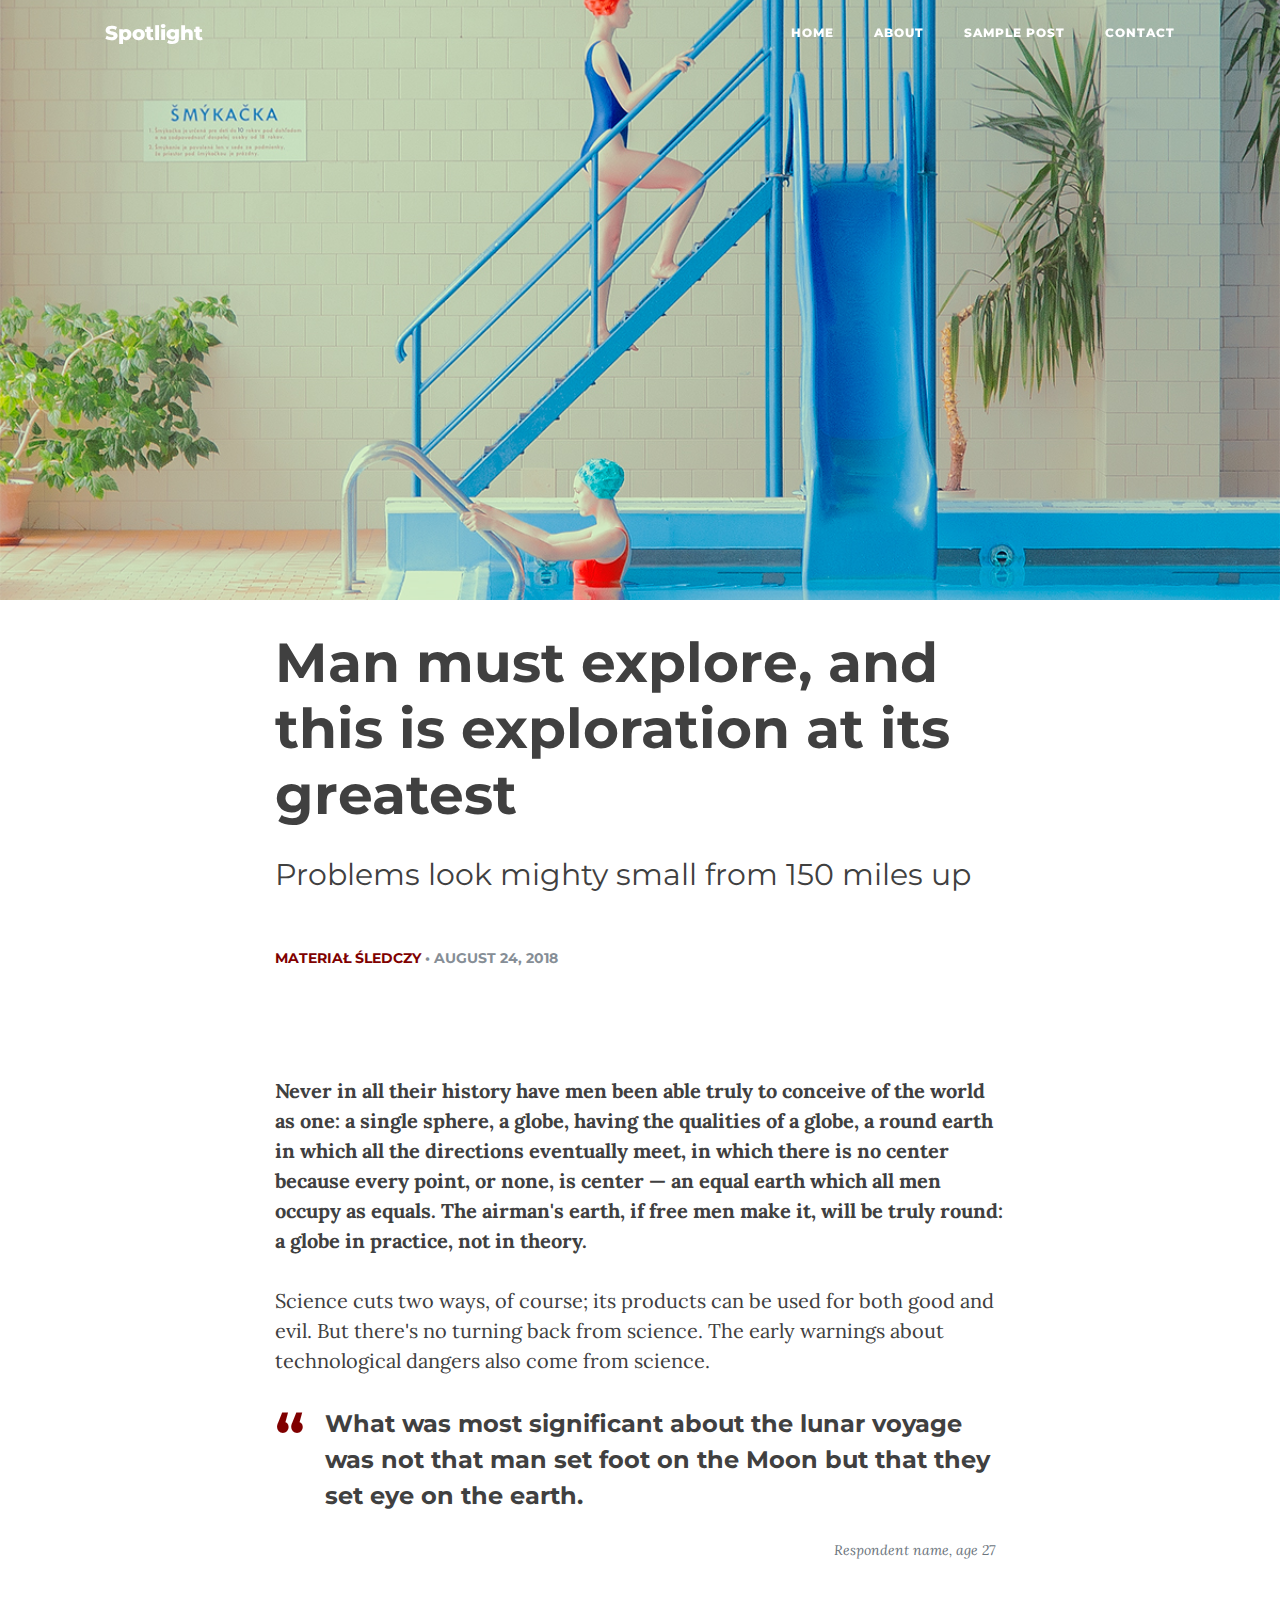
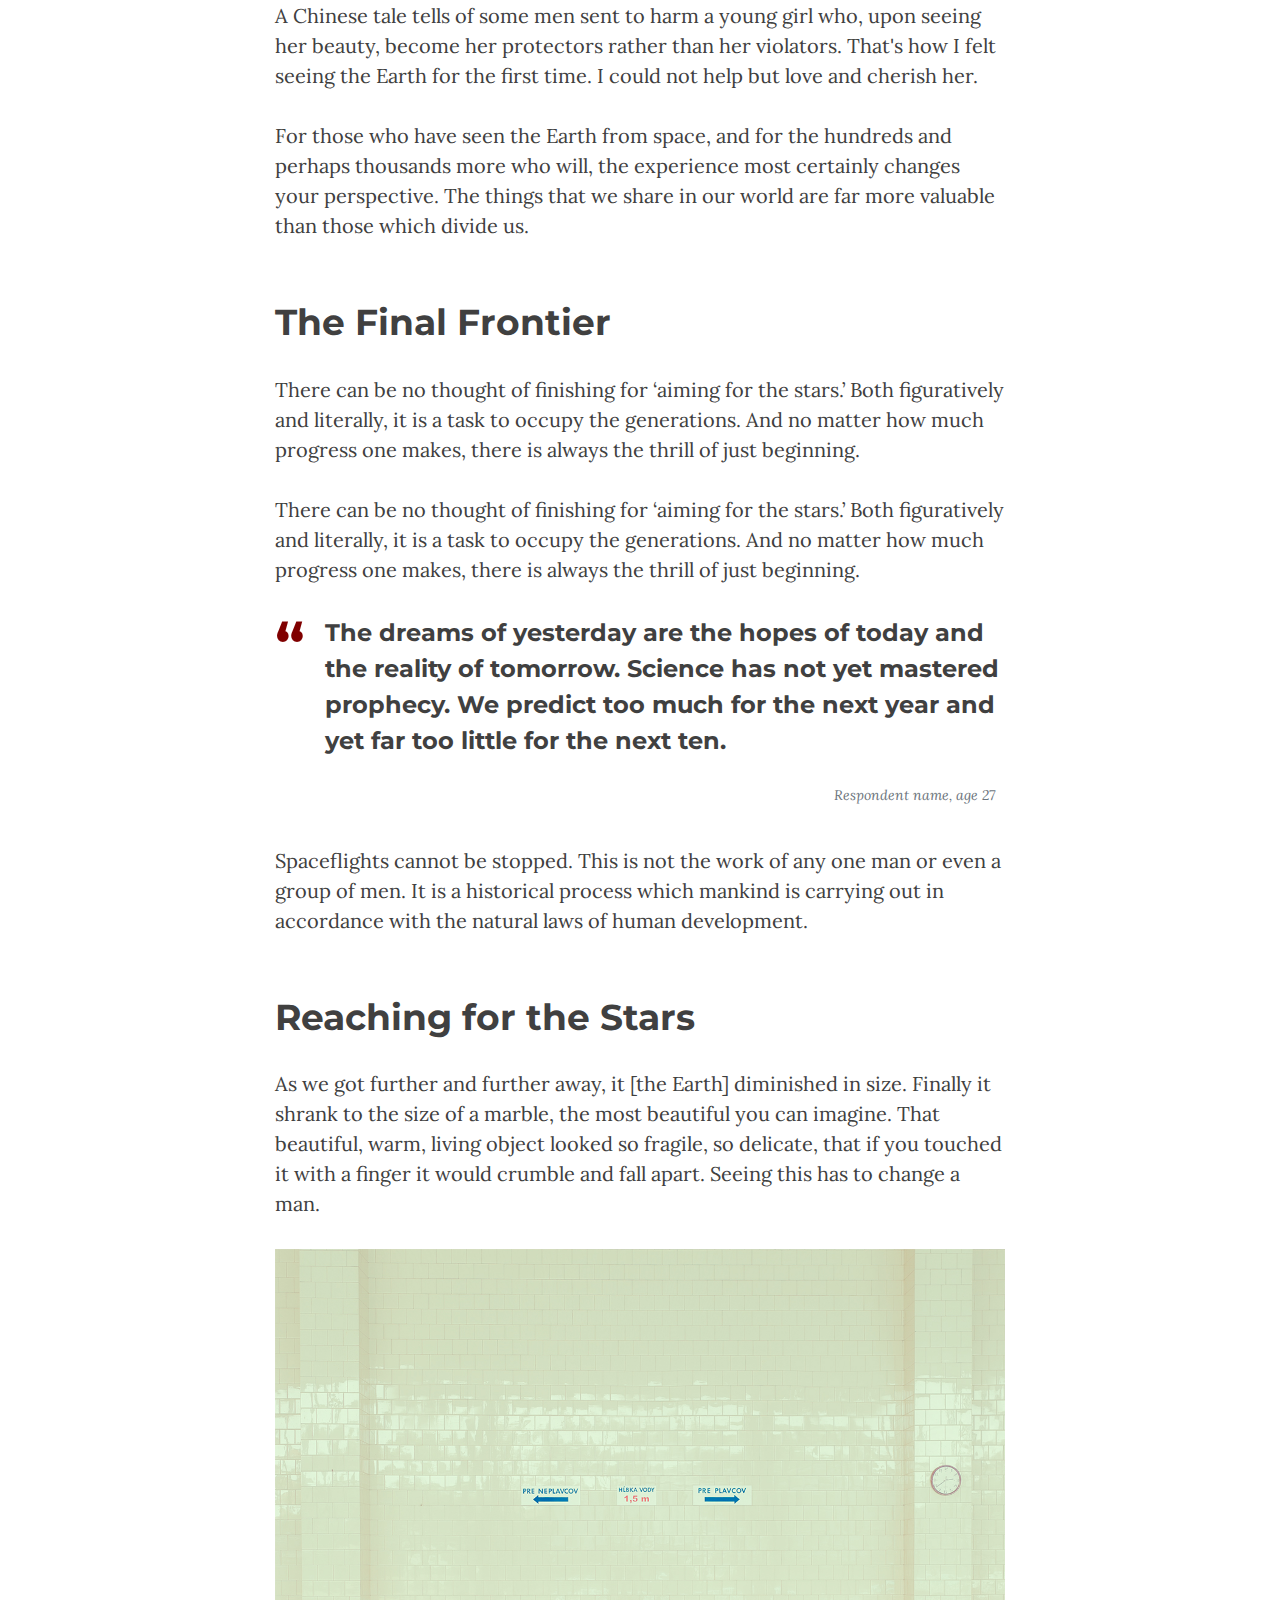
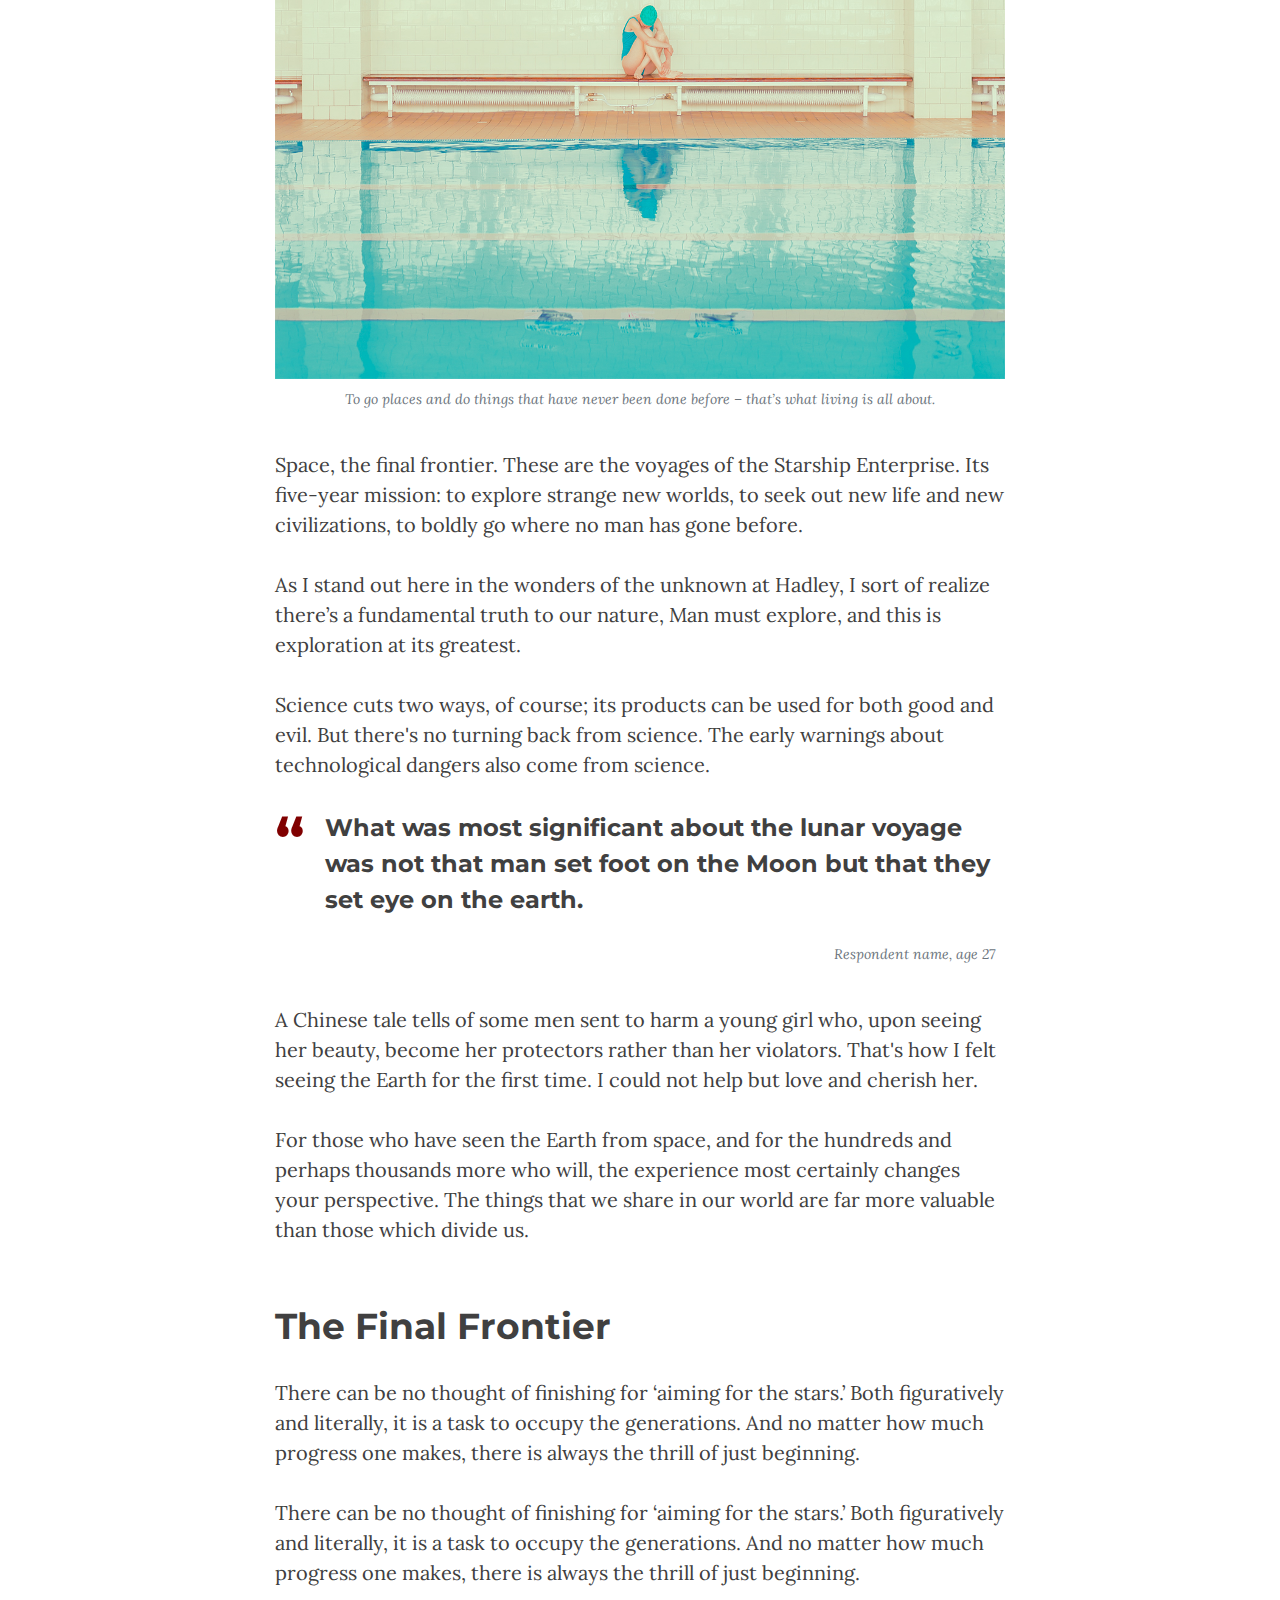
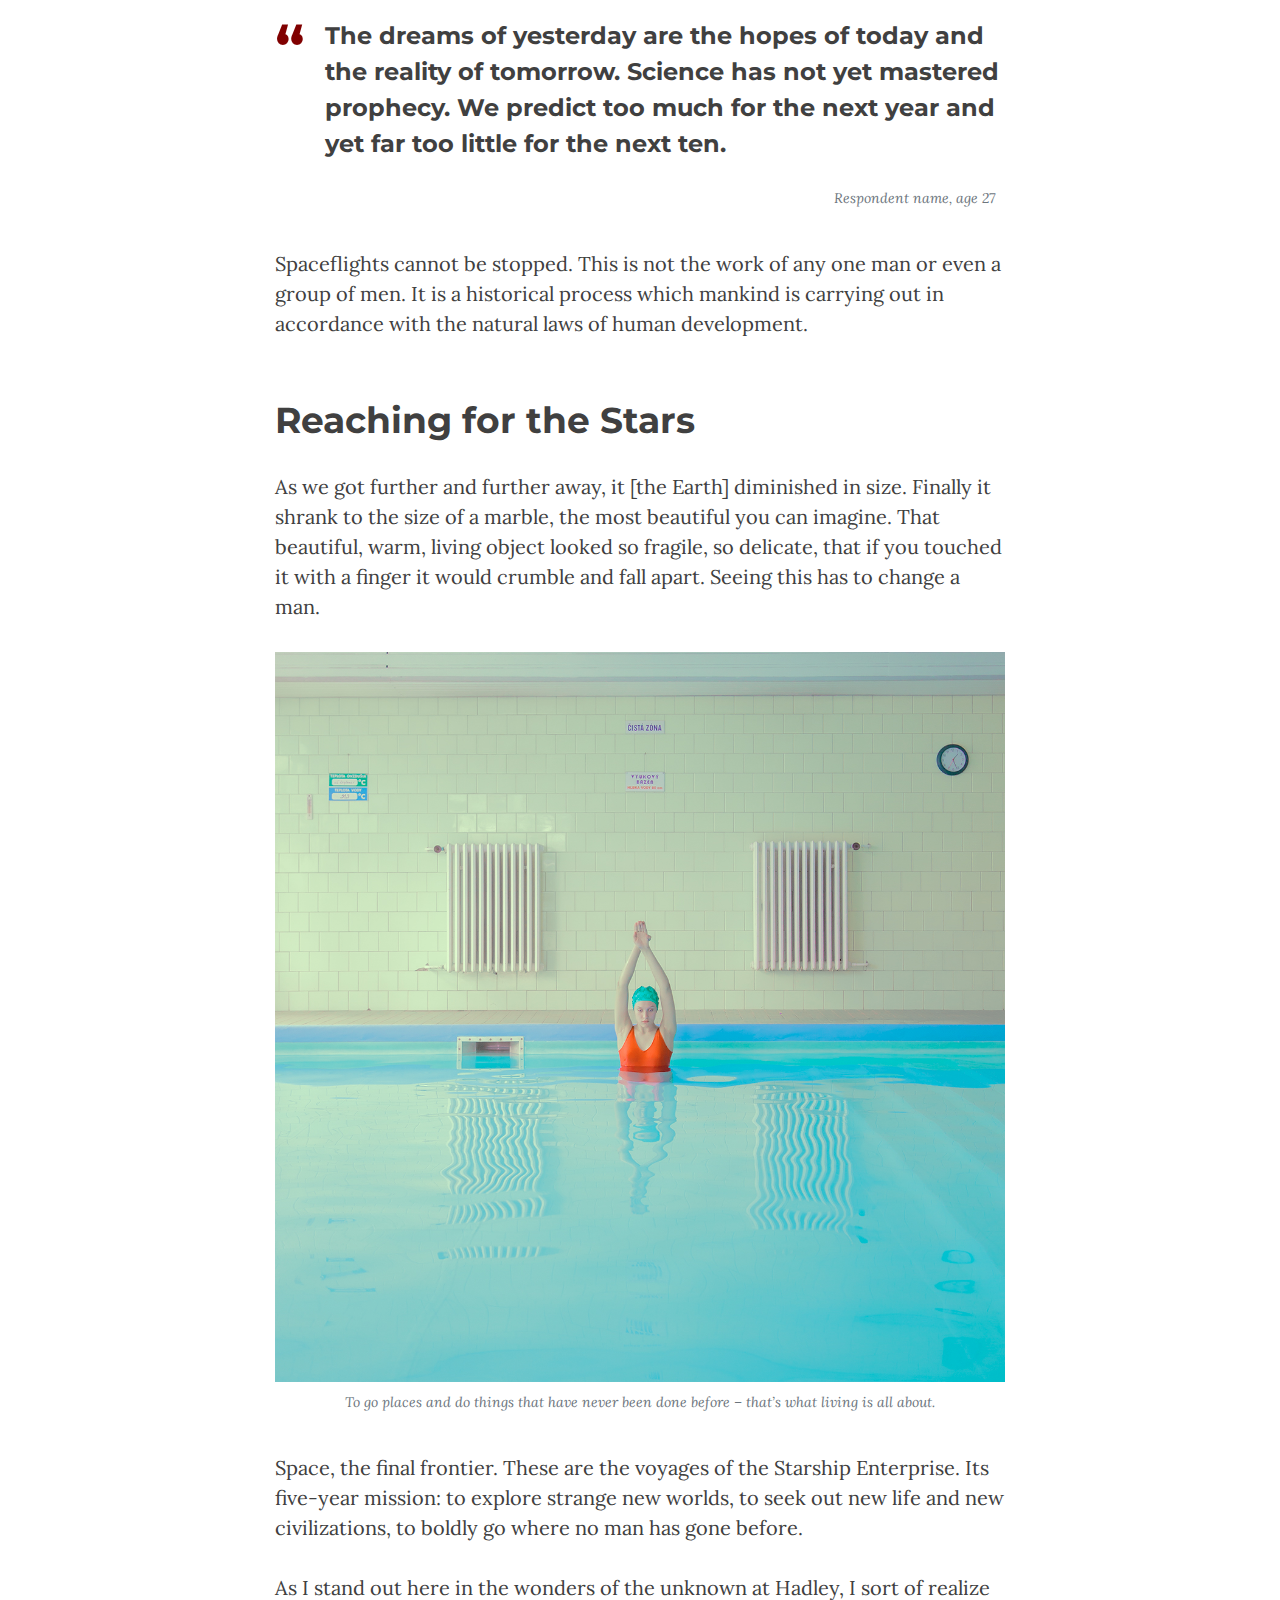
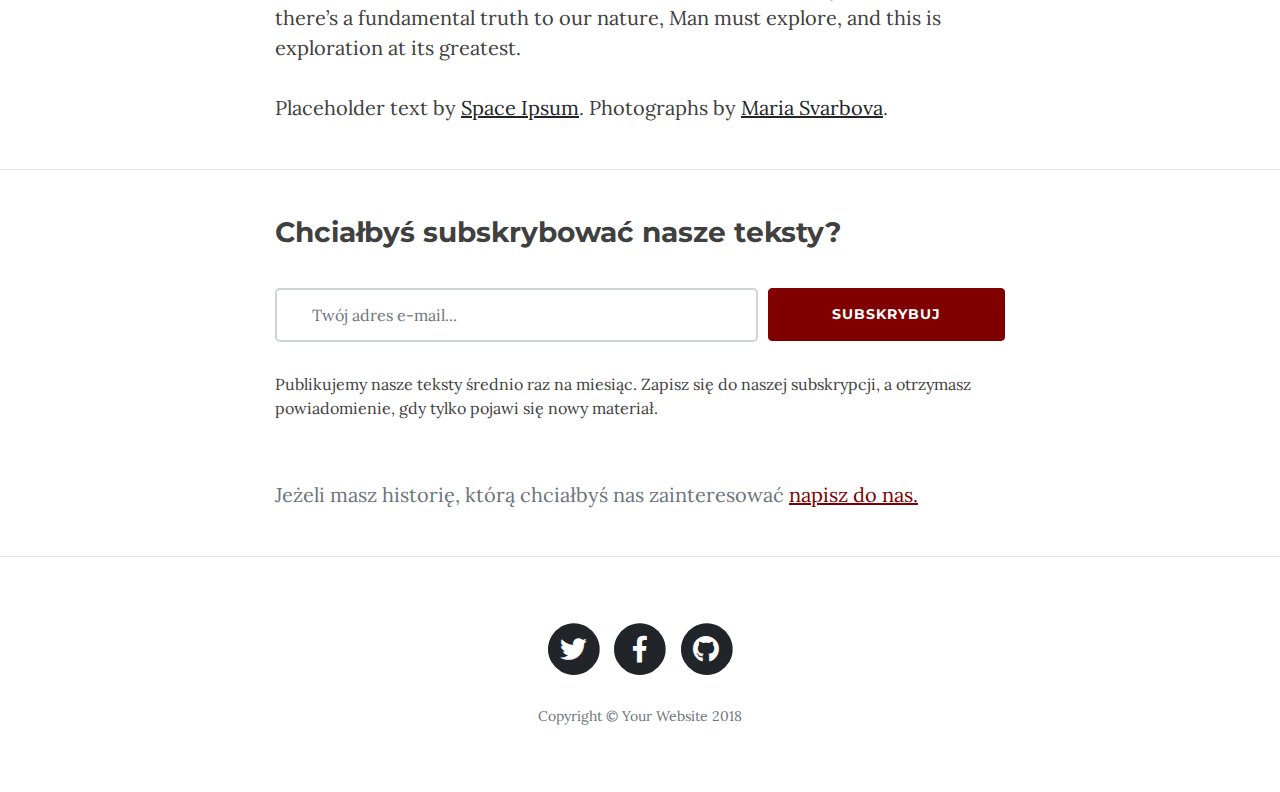
<file: post/spotlight_blog/_startbootstrap-clean-blog-gh-pages/post_2.html>
<!DOCTYPE html>
<html lang="en">

  <head>

    <meta charset="utf-8">
    <meta name="viewport" content="width=device-width, initial-scale=1, shrink-to-fit=no">
    <meta name="description" content="">
    <meta name="author" content="">

    <title>Clean Blog - Start Bootstrap Theme</title>

    <!-- Bootstrap core CSS -->
    <link href="vendor/bootstrap/css/bootstrap.min.css" rel="stylesheet">

    <!-- Custom fonts for this template -->
    <link href="vendor/fontawesome-free/css/all.min.css" rel="stylesheet" type="text/css">
    <link href='https://fonts.googleapis.com/css?family=Lora:400,700,400italic,700italic' rel='stylesheet' type='text/css'>
    <link href="https://fonts.googleapis.com/css?family=Montserrat:400,700" rel="stylesheet"> 

    <!-- Custom styles for this template -->
    <link href="css/clean-blog.css" rel="stylesheet">

  </head>

  <body>

    <!-- Navigation -->
    <nav class="navbar navbar-expand-lg navbar-light fixed-top" id="mainNav">
      <div class="container">
        <a class="navbar-brand" href="index.html">Spotlight</a>
        <button class="navbar-toggler navbar-toggler-right" type="button" data-toggle="collapse" data-target="#navbarResponsive" aria-controls="navbarResponsive" aria-expanded="false" aria-label="Toggle navigation">
          Menu
          <i class="fas fa-bars"></i>
        </button>
        <div class="collapse navbar-collapse" id="navbarResponsive">
          <ul class="navbar-nav ml-auto">
            <li class="nav-item">
              <a class="nav-link" href="index.html">Home</a>
            </li>
            <li class="nav-item">
              <a class="nav-link" href="about.html">About</a>
            </li>
            <li class="nav-item">
              <a class="nav-link" href="post.html">Sample Post</a>
            </li>
            <li class="nav-item">
              <a class="nav-link" href="contact.html">Contact</a>
            </li>
          </ul>
        </div>
      </div>
    </nav>

    <!-- Page Header -->
<!--     <header class="masthead" style="background-image: url('img/post-bg.jpg')">
      <div class="overlay"></div>
      <div class="container">
        <div class="row">
          <div class="col-lg-8 col-md-10 mx-auto">
            <div class="post-heading">
              <h1>Man must explore, and this is exploration at its greatest</h1>
              <h2 class="subheading">Problems look mighty small from 150 miles up</h2>
              <span class="meta">Posted by
                <a href="#">Start Bootstrap</a>
                on August 24, 2018</span>
            </div>
          </div>
        </div>
      </div>
    </header> -->

    <header class="masthead" >
    	<div class="pic" style="background-image: url('img/post_pic1.jpg'); min-height: 600px;"></div>
      <!-- <div class="overlay"></div> -->
      <div class="container">
        <div class="row">
          <div class="col-lg-8 col-md-10 mx-auto">
            <div class="post-heading">
              <h1>Man must explore, and this is exploration at its greatest</h1>
              <h2 class="subheading">Problems look mighty small from 150 miles up</h2>
              <span class="meta">
                <a href="#">Materiał śledczy</a>
                • August 24, 2018</span>
            </div>
          </div>
        </div>
      </div>
    </header>


    <!-- Post Content -->
    <article>
      <div class="container">
        <div class="row">
          <div class="col-lg-8 col-md-10 mx-auto">
            <p class="lead">Never in all their history have men been able truly to conceive of the world as one: a single sphere, a globe, having the qualities of a globe, a round earth in which all the directions eventually meet, in which there is no center because every point, or none, is center — an equal earth which all men occupy as equals. The airman's earth, if free men make it, will be truly round: a globe in practice, not in theory.</p>

            <p>Science cuts two ways, of course; its products can be used for both good and evil. But there's no turning back from science. The early warnings about technological dangers also come from science.</p>

            <blockquote>What was most significant about the lunar voyage was not that man set foot on the Moon but that they set eye on the earth.</blockquote>
            <span class="caption text-muted text-right">Respondent name, age 27</span>

            <p>A Chinese tale tells of some men sent to harm a young girl who, upon seeing her beauty, become her protectors rather than her violators. That's how I felt seeing the Earth for the first time. I could not help but love and cherish her.</p>

            <p>For those who have seen the Earth from space, and for the hundreds and perhaps thousands more who will, the experience most certainly changes your perspective. The things that we share in our world are far more valuable than those which divide us.</p>

            <h2 class="section-heading">The Final Frontier</h2>

            <p>There can be no thought of finishing for ‘aiming for the stars.’ Both figuratively and literally, it is a task to occupy the generations. And no matter how much progress one makes, there is always the thrill of just beginning.</p>

            <p>There can be no thought of finishing for ‘aiming for the stars.’ Both figuratively and literally, it is a task to occupy the generations. And no matter how much progress one makes, there is always the thrill of just beginning.</p>

            <blockquote>The dreams of yesterday are the hopes of today and the reality of tomorrow. Science has not yet mastered prophecy. We predict too much for the next year and yet far too little for the next ten.</blockquote>
            <span class="caption text-muted text-right">Respondent name, age 27</span>

            <p>Spaceflights cannot be stopped. This is not the work of any one man or even a group of men. It is a historical process which mankind is carrying out in accordance with the natural laws of human development.</p>

            <h2 class="section-heading">Reaching for the Stars</h2>

            <p>As we got further and further away, it [the Earth] diminished in size. Finally it shrank to the size of a marble, the most beautiful you can imagine. That beautiful, warm, living object looked so fragile, so delicate, that if you touched it with a finger it would crumble and fall apart. Seeing this has to change a man.</p>

            <a href="#">
              <img class="img-fluid" src="img/post_pic2.jpg" alt="">
            </a>
            <span class="caption text-muted">To go places and do things that have never been done before – that’s what living is all about.</span>

            <p>Space, the final frontier. These are the voyages of the Starship Enterprise. Its five-year mission: to explore strange new worlds, to seek out new life and new civilizations, to boldly go where no man has gone before.</p>

            <p>As I stand out here in the wonders of the unknown at Hadley, I sort of realize there’s a fundamental truth to our nature, Man must explore, and this is exploration at its greatest.</p>

            <p>Science cuts two ways, of course; its products can be used for both good and evil. But there's no turning back from science. The early warnings about technological dangers also come from science.</p>

            <blockquote>What was most significant about the lunar voyage was not that man set foot on the Moon but that they set eye on the earth.</blockquote>
            <span class="caption text-muted text-right">Respondent name, age 27</span>

            <p>A Chinese tale tells of some men sent to harm a young girl who, upon seeing her beauty, become her protectors rather than her violators. That's how I felt seeing the Earth for the first time. I could not help but love and cherish her.</p>

            <p>For those who have seen the Earth from space, and for the hundreds and perhaps thousands more who will, the experience most certainly changes your perspective. The things that we share in our world are far more valuable than those which divide us.</p>

            <h2 class="section-heading">The Final Frontier</h2>

            <p>There can be no thought of finishing for ‘aiming for the stars.’ Both figuratively and literally, it is a task to occupy the generations. And no matter how much progress one makes, there is always the thrill of just beginning.</p>

            <p>There can be no thought of finishing for ‘aiming for the stars.’ Both figuratively and literally, it is a task to occupy the generations. And no matter how much progress one makes, there is always the thrill of just beginning.</p>

            <blockquote>The dreams of yesterday are the hopes of today and the reality of tomorrow. Science has not yet mastered prophecy. We predict too much for the next year and yet far too little for the next ten.</blockquote>
            <span class="caption text-muted text-right">Respondent name, age 27</span>

            <p>Spaceflights cannot be stopped. This is not the work of any one man or even a group of men. It is a historical process which mankind is carrying out in accordance with the natural laws of human development.</p>

            <h2 class="section-heading">Reaching for the Stars</h2>

            <p>As we got further and further away, it [the Earth] diminished in size. Finally it shrank to the size of a marble, the most beautiful you can imagine. That beautiful, warm, living object looked so fragile, so delicate, that if you touched it with a finger it would crumble and fall apart. Seeing this has to change a man.</p>

            <a href="#">
              <img class="img-fluid" src="img/post_pic3.jpg" alt="">
            </a>
            <span class="caption text-muted">To go places and do things that have never been done before – that’s what living is all about.</span>

            <p>Space, the final frontier. These are the voyages of the Starship Enterprise. Its five-year mission: to explore strange new worlds, to seek out new life and new civilizations, to boldly go where no man has gone before.</p>

            <p>As I stand out here in the wonders of the unknown at Hadley, I sort of realize there’s a fundamental truth to our nature, Man must explore, and this is exploration at its greatest.</p>

            <p>Placeholder text by
              <a href="http://spaceipsum.com/" target="_blank" >Space Ipsum</a>. Photographs by
              <a href="https://www.behance.net/gallery/38069813/No-Diving" target="_blank" >Maria Svarbova</a>.</p>
          </div>
        </div>
      </div>
    </article>

    <hr>

  	<article>
  		<div class="container">
        <div class="row">
        	<div class="col-lg-8 col-md-10 mx-auto">

        		<br>

        		<h3>Chciałbyś subskrybować nasze teksty?</h3>

        		<br>

	          <form>
	          	<div class="form-row">
	          		
	          		<div class="col-lg-8">
	          			<input name='input' class="btn-block btn-lg form-control" type='email' size='30' placeholder='Twój adres e-mail...' value="">
	          		</div>

	              <div class="col-lg-4 header-form-grid ">
	                <button class="btn btn-block btn-primary rounded" id="search-btn">Subskrybuj</button>
	              </div>

	          	</div>

	          </form>

	          <p class="small">Publikujemy nasze teksty średnio raz na miesiąc. Zapisz się do naszej subskrypcji, a otrzymasz powiadomienie, gdy tylko pojawi się nowy materiał.</p>

        	</div>

          <div class="col-lg-8 col-md-10 mx-auto">
          	<p class="text-muted">Jeżeli masz historię, którą chciałbyś nas zainteresować <a class="text-primary" href="#">napisz do nas.</a></p>
          </div>
        </div>
      </div>
    </article>

    <hr>

    <!-- Footer -->
    <footer>
      <div class="container">
        <div class="row">
          <div class="col-lg-8 col-md-10 mx-auto">
            <ul class="list-inline text-center">
              <li class="list-inline-item">
                <a href="#">
                  <span class="fa-stack fa-lg">
                    <i class="fas fa-circle fa-stack-2x"></i>
                    <i class="fab fa-twitter fa-stack-1x fa-inverse"></i>
                  </span>
                </a>
              </li>
              <li class="list-inline-item">
                <a href="#">
                  <span class="fa-stack fa-lg">
                    <i class="fas fa-circle fa-stack-2x"></i>
                    <i class="fab fa-facebook-f fa-stack-1x fa-inverse"></i>
                  </span>
                </a>
              </li>
              <li class="list-inline-item">
                <a href="#">
                  <span class="fa-stack fa-lg">
                    <i class="fas fa-circle fa-stack-2x"></i>
                    <i class="fab fa-github fa-stack-1x fa-inverse"></i>
                  </span>
                </a>
              </li>
            </ul>
            <p class="copyright text-muted">Copyright &copy; Your Website 2018</p>
          </div>
        </div>
      </div>
    </footer>

    <!-- Bootstrap core JavaScript -->
    <script src="vendor/jquery/jquery.min.js"></script>
    <script src="vendor/bootstrap/js/bootstrap.bundle.min.js"></script>

    <!-- Custom scripts for this template -->
    <script src="js/clean-blog.min.js"></script>

  </body>

</html>
</file>
<file: css/style.css>
/*borders for DEBUG*/

/** {
    border: 1px solid red !important;
}*/

* {
    -webkit-box-sizing: border-box;
    -moz-box-sizing: border-box;
    -ms-box-sizing: border-box;
    box-sizing: border-box;
}

* {
    margin: 0;
    padding: 0;
}

body {
    margin: 0;
}

body { padding-top: 4.5em; }

img, embed, object, video {
    max-width: 100%
}

/* TYPOGRAPHY */

* {
    font-family: 'Open Sans', sans-serif;
    font-weight: 600;
    font-size: 18px;
    color: black;
}

h1 {
    font-size: 18px;
}

h1 small {
    font-size: 18px;
}

h2 {
    font-size: 30px;
}

h2 {
    font-size: 30px;
}

h2 strong {
    font-family: 'Rock Salt', 'Open Sans', sans-serif;
/*    font-weight: 600;*/
    font-size: 78px;
    color: #000000;
}

h3 {
    font-size: 18px;
}

h4 {
    font-size: 16px;
}

h5 {
    font-size: 16px;
    color: gray;
}

p {
    font-family: 'Open Sans', sans-serif;
    font-weight: 300;
    font-size: 16px;
    color: black;
}


/* GRID */

.cont {
    max-width: 1000px;
    display: block;
    padding: 0px 20px;
    margin-left: auto;
    margin-right: auto;
}

.cont-fluid {
    display: block;
    margin-left: auto;
    margin-right: auto;
/*    overflow: hidden;*/
}

.row {
    width: 100%;
    display: flex;
    flex-wrap: wrap;
}

.col-1 {
    width: 8.33%;
}

.col-2 {
    width: 16.66%
}

.col-3 {
    width: 25%
}

.col-4 {
    width: 33.33%;
}

.col-5 {
    width: 41.66%;
}

.col-6 {
    width: 50%;
}

.col-7 {
    width: 58.33%;
}

.col-8 {
    width: 66.66%;
}

.col-9 {
    width: 75%;
}

.col-10 {
    width: 83.33%;
}

.col-11 {
    width: 91.66%;
}

.col-12 {
    width: 100%;
}



/* NAVBAR */

/* anchor 1 */

ul.navbar {
    position: fixed;
    top: 0;
    width: 100%;
    box-shadow: 2px  0px 3px -1px lightgray;
    -ms-box-shadow: 2px  0px 3px -1px lightgray;
    list-style-type: none;
    margin: 0;
    padding: 0px 0px;
    overflow: hidden;
    background-color: white;
    z-index: 100;
}

ul.navbar li:nth-child(2) a{
    padding-right: 30px;
}

ul.navbar li {
    float: right;
}

ul.navbar li a {
    display: block;
    text-align: center;
    padding: 1.5em 1em;
    text-decoration: none;
}

ul.navbar li p {
    display: block;
    text-align: center;
    padding: 1.5em 1em;
    text-decoration: none;
}

ul.navbar li h1 {
    display: block;
    text-align: center;
    padding: 1.5em 1em;
    padding-left: 30px;
    text-decoration: none;
}

ul.navbar li a:hover:not(.active) {
    text-decoration: underline;
}

ul.navbar .active {
    text-decoration: underline;
}

/* HEAD */

.headanim {
    z-index: -1;
    animation-name: fadein;
    animation-duration: 3s;
    animation-delay: 0s;
}

/* main */

.head-main {
    position: relative;
    background-color: lightcyan;
    text-align: center;
    padding: 4em 1em 1em 4em;
    margin-top: 3em;
}

.head-main {
    animation-name: headmainanim;
    animation-duration: 2s;
    animation-delay: 1s;
}

.head-main p {
    font-size: 22px;
}

ul#head-ul li {
    display:inline;
}

.head-main hr {
    position: relative;
    display: block;
    height: 1px;
    width: 110%;
    border: 0;
    border-top: 5px solid black;
    padding: 0;
    transform: translate(20%, -20px);
}

.head-main hr {
    animation-name: hranim;
    animation-duration: 2s;
    animation-delay: 1s;
}

/* gray rectangle on right side*/

.gray-rect {
    background-color: whitesmoke;
    width: 100%;
    height: 320px;
    transform: translate(0px, 100%);
    position: relative;
    z-index: -10;

}


.gray-rect {
    animation-name: grayrectanim;
    animation-duration: 2s;
    animation-delay: 1s;
}

/* INTERSECTION */



.intersec hr {
    margin: 4em 0%;
    display: block;
    height: 1px;
    border: 0;
    border-top: 10px dotted black;
    padding: 0;
}

/* BUTTONS */

.button {
    display: block;
    background-color: white;
    border: 5px solid black;
    width: 100%;
    padding: 0.75em 3.5em;
    text-align: center;
    text-decoration: none;
    cursor: pointer;
    -webkit-transition-duration: 0.4s; /* Safari */
    transition-duration: 0.4s;
}

.button:hover{
    background-color: lightcyan;
    text-decoration: underline;
}


/* SECTIONs & TEXT-BOXes */

.section-1em {
    margin: 1em 0em;
}

.section-2em {
    margin: 2em 0em;
}

.section-3em {
    margin: 3em 0em;
}

.section-4em {
    margin: 4em 0em;
}

.flex {
    display: flex;
}

.text-box {
    width: 100%;
    padding: 1.5em 1.5em;
    background-color: lightcyan;
    border: 10px dotted black;
    background-clip: padding-box;
}

.portfolio-card {
    width: calc(50% - 10px);
    padding-bottom: 0.5em;
    background-color: whitesmoke;
}

.left {
    float: right;
    margin-right: 20px;
}

.right {
    float: left;
}

.portfolio-head {
    margin: 0.5em 1em;
}

.portfolio-head a {
    font-family: 'Open Sans', sans-serif;
    font-weight: 300;
    font-size: 16px;
    color: darkcyan;
}

.portfolio-head p {
    color: gray;
}

.portfolio-photo {
}
f
.portfolio-photo {
    max-height: 100%;
    max-width: 100%;
}

.portfolio-text {
    margin: 0.5em 1em;
    min-height: 90px;
}

.portfolio-text a {
    font-weight: inherit;
    color: darkcyan;fport
}

.al-right{
    text-align: right;
}

.portfolio-intersec {
    width: 20px;
    height: 40px;
}

/* PROGRESS BAR */

#skillset-desktop {
    margin-top: 130px;
}

#skillset-mobile {
    margin-bottom: 4em;
}

.bar-sec {
    padding-right: 2em;
    padding-left: 1em;
    margin: 1em 0em;
    width: 100%;
    height: 40px;
    display: flex;
    overflow: hidden;
}

.bar-label {
    width: 33%;
    height: 100%;
    vertical-align: middle;
    min-width: 190px;
}

.bar-bar {
    width: 66%;
    height: 100%;
    padding-top: 11px;
}

.progress-bar {
    width: 100%;
    height: 5px;
    background-color: whitesmoke;
    display: flex;
}

.progress {
    height: 5px;
    background-color: black;
}

.v75 {
    width: 75%;
}

.v50 {
    width: 50%;
}

.v25 {
    width: 25%;
}

.progress-bar-transistion {
    -webkit-transition: width 2s; /* Safari */
    transition: width 2s;
}

.value {
    height: 25px;
    width: 50px;
    padding-top: -2px;
    background-color: white;
    border: 2px solid black;
    text-align: center;
    vertical-align: middle;
    transform: translate(-20px, -10px);
    font-family: 'Open Sans', sans-serif;
    font-weight: 300;
    font-size: 14px;
    color: black;
    -webkit-transition: color 0.2s linear;  Safari
    transition: width 0.2s linear;
}

/* CONTACT SECTION */

.contact-sec h3 {
    font-size: 30px;
    text-align: center;
}

.contact-sec p {
    font-size: 24px;
    text-align: center;
}

.input {
    margin: 0.5em 0em;
    width: 100%;
}

.text-in {
    height: 120px;
}

.contact-opt {
    text-align: center;
}

.contact-opt a {
    text-align: center;
    background-color: black;
    display: inline-block;
    width: 100px;
    height: 100px;
    border-radius: 100%;
    -webkit-transition-duration: 0.2s; /* Safari */
    transition-duration: 0.2s;
}

.contact-opt a:hover {
    background-color: lightcyan;
}

.contact-opt a i {
    color: white;
    margin-top: 0.4em;
}


/* FOOTER */

.footer {
    margin-top: 3em;
    background-color: black;
    text-align: center;
}

.footer h3 {
    padding: 1em 0em;
    font-family: 'Open Sans', sans-serif;
    font-weight: 300;
    font-size: 14px;
    color: white;
}

/* MEDIA QUERIES */

/* IE10+ styles*/

@media all and (-ms-high-contrast: none), (-ms-high-contrast: active) {
ul.navbar {
    border-bottom: 1px solid whitesmoke;
}
.mobile-sidebar {
    border-left: 1px solid whitesmoke;
    border-right: 1px solid whitesmoke;
    }
}

/* navbar */

@media (min-width: 951px) {
    .nav-mobile {
        display: none;
    }

    .mobile-sidebar {
        display: none;
    }
}

@media (max-width: 950px) {
    .navbar {
        display: none;
    }
    .nav-mobile{
        position: fixed;
        top: 0;
        width: 100%;
        box-shadow: 2px  0px 3px -1px lightgray;
        -ms-box-shadow: 2px  0px 3px -1px lightgray;
        list-style-type: none;
        margin: 0;
        padding: 0px 0px;
        overflow: hidden;
        background-color: white;
        z-index: 100;
}

    ul.nav-mobile li:last-child a{
        padding-right: 30px;
    }

    ul.nav-mobile li {
        float: right;
    }

    ul.nav-mobile li h1 {
        display: block;
        text-align: center;
        padding: 1.5em 1em;
        padding-left: 30px;
        text-decoration: none;
    }

    ul.nav-mobile img {
        margin: 20px 30px;
    }

    .nav-icon {
        width:36px;
        height:36px;
    }

    .nav-icon:hover {
        transform: scale(1.1);
        transition: transform 0.2s;
    }

/* anchor 2 */

    .mobile-sidebar {
        height: 120%;
        width: 0;
        position: fixed;
        z-index: 150;
        top: 0;
        right: 0;
        box-shadow: 0px  2px 3px -1px lightgray;
        -ms-box-shadow: 0px  2px 3px -1px lightgray;
        background-color: white;
        overflow-x: hidden;
        transition: width 0.3s ease-out;
        padding-top: 0px;
    }

    .sidebar-active {
        width: 250px;
    }

    .mobile-sidebar img {
        position: absolute;
        right: 30px;
        margin-top: 20px;
        margin-bottom: 20px;
    }

    .mobile-sidebar ul{
        margin-top: 82px;
        margin-left: 20px;
        display: block;
        text-align: left;
        padding-left: 10px;
        text-decoration: none;
        list-style-type: none;
    }

    .mobile-sidebar ul li{
        padding-bottom: 1em;
    }

    .mobile-sidebar ul li a {
        font-size: 18px;
        text-decoration: none;
    }

    .mobile-sidebar ul li a:hover {
        text-decoration: underline;
    }

    .mobile-sidebar ul li a .active {
        text-decoration: underline;
    }
}

/* responsiveness */

@media (min-width: 601px) {
    #skillset-mobile {
        display: none;
    }
}


@media (min-width: 451px) and (max-width: 600px) {
    .col-1 {
        width: 100%;
    }
    .col-2 {
        width: 100%
    }
    .col-3 {
        width: 100%
    }
    .col-4 {
        width: 100%;
    }
    .col-5 {
        width: 100%;
    }
    .col-6 {
        width: 100%;
    }
    .col-7 {
        width: 100%;
    }
    .col-8 {
        width: 100%;
    }
    .col-9 {
        width: 100%;
    }
    .col-10 {
        width: 100%;
    }
    .col-11 {
        width: 100%;
    }
    .col-12 {
        width: 100%;
    }

    .head-main {
        background-color: lightcyan;
        text-align: center;
        padding: 5em 1em 1em 1em;
        margin-top: 0em;
    }

    .head-main hr {
        display: block;
        height: 1px;
        width: 100%;
        border: 0;
        border-top: 5px solid black;
        padding: 0;
        transform: translate(0%, -20px);
    }

    .gray-rect {
        display: none;
    }

    #skillset-desktop {
        display: none;
    }

    h2 strong {
        font-size: 50px;
    }
}

@media (max-width: 450px) {
    .col-1 {
        width: 100%;
    }
    .col-2 {
        width: 100%
    }
    .col-3 {
        width: 100%
    }
    .col-4 {
        width: 100%;
    }
    .col-5 {
        width: 100%;
    }
    .col-6 {
        width: 100%;
    }
    .col-7 {
        width: 100%;
    }
    .col-8 {
        width: 100%;
    }
    .col-9 {
        width: 100%;
    }
    .col-10 {
        width: 100%;
    }
    .col-11 {
        width: 100%;
    }
    .col-12 {
        width: 100%;
    }

    .section-3em {
        margin: 2em 0em;
    }

    .section-4em {
        margin: 2em 0em;
    }

    .head-main {
        background-color: lightcyan;
        text-align: center;
        padding: 4em 1em 1em 1em;
        margin-top: 0em;
    }

    .head-main hr {
        display: block;
        height: 1px;
        width: 100%;
        border: 0;
        border-top: 5px solid black;
        padding: 0;
        transform: translate(0%, -10px);
    }

    .gray-rect {
        display: none;
    }

    .flex {
        display: inline;
    }

    .portfolio-card {
        width: 100%;
        padding-bottom: 0.5em;
        background-color: whitesmoke;
    }

    .left {
        float: none;
        margin-right: 0px;
    }

    .right {
        float: none;
        margin-top: 1em;
    }

    .bar-sec {
        padding-right: 2em;
        padding-left: 1em;
        margin: 1em 0em;
        width: 100%;
        height: 34px;
        display: inline;
        overflow: hidden;
    }

    .bar-label {
        width: 100%;
        height: 34px;
        vertical-align: middle;
        min-width: 190px;
        margin-top: 0.5em;
    }

    .bar-bar {
        width: 100%;
        height: 44px;
        padding-top: 11px;
    }

    #skillset-desktop {
        display: none;
    }


    * {
        font-family: 'Open Sans', sans-serif;
        font-weight: 600;
        font-size: 14px;
        color: black;
    }

    h1 small {
        display: none;
    }

    h2 strong {
        font-size: 42px;
    }

    p {
        font-family: 'Open Sans', sans-serif;
        font-weight: 300;
        font-size: 14px;
        color: black;
    }

    .portfolio-head a {
        font-family: 'Open Sans', sans-serif;
        font-weight: 300;
        font-size: 14px;
        color: darkcyan;
    }

    .contact-opt a i {
        color: white;
        margin-top: 0.65em;
    }
}





/* animations */

.first-intersec-anim {
    position: relative;
    animation-name: fadein;
    animation-duration: 4s;
    animation-delay: 0s;
}

/*.start-fade-in2 {
    position: relative;
    animation-name: fadein;
    animation-duration: 7s;
    animation-delay: 0s;
}*/

.hideme {
    position: relative;
    opacity:0.2;
}

@keyframes hranim {
    0%   {left:-400px; top:400px;}
    100% {left:0px; top:0px;}
}

@keyframes headmainanim {
    0%      {left:0px; top:-400px;}
    100%    {left:0px; top:0px;}
}

@keyframes grayrectanim {
    0%      {left:400px; top:0px;}
    100%    {left:0px; top:0px;}
}

@keyframes fadein {
    0%    { opacity: 0 }
    60%   { opacity: 0 }
    100%   { opacity: 1 }
}

/* smooth scrolling - without it jumping to section will be jagged */

body {
  scroll-behavior: smooth;
}

/* modals */

.modal-container {
  display: none;
  position: fixed;
  z-index: 1000;
  left: 0;
  top: 0;
  width: 100%;
  height: 100%;
  overflow: auto;
  background-color: rgb(0, 0, 0);
  background-color: rgba(0, 0, 0, 0.4);
}

 /* Modal Header */
.modal-top {
  padding: 0px 20px;
  background-color: white;
  color: white;
}

/* Modal Body */
.modal-body {
  padding: 40px 20px;
}

.modal-body h3 {
  margin-top: 10px;
  margin-bottom: 10px;
}

/* Modal Content */
.modal-content {
  position: relative;
  background-color: white;
  margin: auto;
  margin-top: 40px;
  margin-bottom: 40px;
  padding: 0;
  border: 1px solid #888;
  width: 68%;
  box-shadow: 0 4px 8px 0 rgba(0,0,0,0.2),0 6px 20px 0 rgba(0,0,0,0.19);
  animation-name: animatetop;
  animation-duration: 0.4s
}

/* The Close Button */
.close {
  color: #aaa;
  float: right;
  font-size: 28px;
  font-weight: bold;
}

.close:hover,
.close:focus {
  color: black;
  text-decoration: none;
  cursor: pointer;
}


/* Add Animation */
@keyframes animatetop {
  from {top: -300px; opacity: 0}
  to {top: 0; opacity: 1}
}
</file>
<file: post/spotlight_blog/_startbootstrap-clean-blog-gh-pages/vendor/fontawesome-free/css/all.min.css>
/*!
 * Font Awesome Free 5.3.1 by @fontawesome - https://fontawesome.com
 * License - https://fontawesome.com/license/free (Icons: CC BY 4.0, Fonts: SIL OFL 1.1, Code: MIT License)
 */
.fa,.fab,.fal,.far,.fas{-moz-osx-font-smoothing:grayscale;-webkit-font-smoothing:antialiased;display:inline-block;font-style:normal;font-variant:normal;text-rendering:auto;line-height:1}.fa-lg{font-size:1.33333em;line-height:.75em;vertical-align:-.0667em}.fa-xs{font-size:.75em}.fa-sm{font-size:.875em}.fa-1x{font-size:1em}.fa-2x{font-size:2em}.fa-3x{font-size:3em}.fa-4x{font-size:4em}.fa-5x{font-size:5em}.fa-6x{font-size:6em}.fa-7x{font-size:7em}.fa-8x{font-size:8em}.fa-9x{font-size:9em}.fa-10x{font-size:10em}.fa-fw{text-align:center;width:1.25em}.fa-ul{list-style-type:none;margin-left:2.5em;padding-left:0}.fa-ul>li{position:relative}.fa-li{left:-2em;position:absolute;text-align:center;width:2em;line-height:inherit}.fa-border{border:.08em solid #eee;border-radius:.1em;padding:.2em .25em .15em}.fa-pull-left{float:left}.fa-pull-right{float:right}.fa.fa-pull-left,.fab.fa-pull-left,.fal.fa-pull-left,.far.fa-pull-left,.fas.fa-pull-left{margin-right:.3em}.fa.fa-pull-right,.fab.fa-pull-right,.fal.fa-pull-right,.far.fa-pull-right,.fas.fa-pull-right{margin-left:.3em}.fa-spin{animation:fa-spin 2s infinite linear}.fa-pulse{animation:fa-spin 1s infinite steps(8)}@keyframes fa-spin{0%{transform:rotate(0deg)}to{transform:rotate(1turn)}}.fa-rotate-90{-ms-filter:"progid:DXImageTransform.Microsoft.BasicImage(rotation=1)";transform:rotate(90deg)}.fa-rotate-180{-ms-filter:"progid:DXImageTransform.Microsoft.BasicImage(rotation=2)";transform:rotate(180deg)}.fa-rotate-270{-ms-filter:"progid:DXImageTransform.Microsoft.BasicImage(rotation=3)";transform:rotate(270deg)}.fa-flip-horizontal{-ms-filter:"progid:DXImageTransform.Microsoft.BasicImage(rotation=0, mirror=1)";transform:scaleX(-1)}.fa-flip-vertical{transform:scaleY(-1)}.fa-flip-horizontal.fa-flip-vertical,.fa-flip-vertical{-ms-filter:"progid:DXImageTransform.Microsoft.BasicImage(rotation=2, mirror=1)"}.fa-flip-horizontal.fa-flip-vertical{transform:scale(-1)}:root .fa-flip-horizontal,:root .fa-flip-vertical,:root .fa-rotate-90,:root .fa-rotate-180,:root .fa-rotate-270{-webkit-filter:none;filter:none}.fa-stack{display:inline-block;height:2em;line-height:2em;position:relative;vertical-align:middle;width:2em}.fa-stack-1x,.fa-stack-2x{left:0;position:absolute;text-align:center;width:100%}.fa-stack-1x{line-height:inherit}.fa-stack-2x{font-size:2em}.fa-inverse{color:#fff}.fa-500px:before{content:"\f26e"}.fa-accessible-icon:before{content:"\f368"}.fa-accusoft:before{content:"\f369"}.fa-ad:before{content:"\f641"}.fa-address-book:before{content:"\f2b9"}.fa-address-card:before{content:"\f2bb"}.fa-adjust:before{content:"\f042"}.fa-adn:before{content:"\f170"}.fa-adversal:before{content:"\f36a"}.fa-affiliatetheme:before{content:"\f36b"}.fa-air-freshener:before{content:"\f5d0"}.fa-algolia:before{content:"\f36c"}.fa-align-center:before{content:"\f037"}.fa-align-justify:before{content:"\f039"}.fa-align-left:before{content:"\f036"}.fa-align-right:before{content:"\f038"}.fa-alipay:before{content:"\f642"}.fa-allergies:before{content:"\f461"}.fa-amazon:before{content:"\f270"}.fa-amazon-pay:before{content:"\f42c"}.fa-ambulance:before{content:"\f0f9"}.fa-american-sign-language-interpreting:before{content:"\f2a3"}.fa-amilia:before{content:"\f36d"}.fa-anchor:before{content:"\f13d"}.fa-android:before{content:"\f17b"}.fa-angellist:before{content:"\f209"}.fa-angle-double-down:before{content:"\f103"}.fa-angle-double-left:before{content:"\f100"}.fa-angle-double-right:before{content:"\f101"}.fa-angle-double-up:before{content:"\f102"}.fa-angle-down:before{content:"\f107"}.fa-angle-left:before{content:"\f104"}.fa-angle-right:before{content:"\f105"}.fa-angle-up:before{content:"\f106"}.fa-angry:before{content:"\f556"}.fa-angrycreative:before{content:"\f36e"}.fa-angular:before{content:"\f420"}.fa-ankh:before{content:"\f644"}.fa-app-store:before{content:"\f36f"}.fa-app-store-ios:before{content:"\f370"}.fa-apper:before{content:"\f371"}.fa-apple:before{content:"\f179"}.fa-apple-alt:before{content:"\f5d1"}.fa-apple-pay:before{content:"\f415"}.fa-archive:before{content:"\f187"}.fa-archway:before{content:"\f557"}.fa-arrow-alt-circle-down:before{content:"\f358"}.fa-arrow-alt-circle-left:before{content:"\f359"}.fa-arrow-alt-circle-right:before{content:"\f35a"}.fa-arrow-alt-circle-up:before{content:"\f35b"}.fa-arrow-circle-down:before{content:"\f0ab"}.fa-arrow-circle-left:before{content:"\f0a8"}.fa-arrow-circle-right:before{content:"\f0a9"}.fa-arrow-circle-up:before{content:"\f0aa"}.fa-arrow-down:before{content:"\f063"}.fa-arrow-left:before{content:"\f060"}.fa-arrow-right:before{content:"\f061"}.fa-arrow-up:before{content:"\f062"}.fa-arrows-alt:before{content:"\f0b2"}.fa-arrows-alt-h:before{content:"\f337"}.fa-arrows-alt-v:before{content:"\f338"}.fa-assistive-listening-systems:before{content:"\f2a2"}.fa-asterisk:before{content:"\f069"}.fa-asymmetrik:before{content:"\f372"}.fa-at:before{content:"\f1fa"}.fa-atlas:before{content:"\f558"}.fa-atom:before{content:"\f5d2"}.fa-audible:before{content:"\f373"}.fa-audio-description:before{content:"\f29e"}.fa-autoprefixer:before{content:"\f41c"}.fa-avianex:before{content:"\f374"}.fa-aviato:before{content:"\f421"}.fa-award:before{content:"\f559"}.fa-aws:before{content:"\f375"}.fa-backspace:before{content:"\f55a"}.fa-backward:before{content:"\f04a"}.fa-balance-scale:before{content:"\f24e"}.fa-ban:before{content:"\f05e"}.fa-band-aid:before{content:"\f462"}.fa-bandcamp:before{content:"\f2d5"}.fa-barcode:before{content:"\f02a"}.fa-bars:before{content:"\f0c9"}.fa-baseball-ball:before{content:"\f433"}.fa-basketball-ball:before{content:"\f434"}.fa-bath:before{content:"\f2cd"}.fa-battery-empty:before{content:"\f244"}.fa-battery-full:before{content:"\f240"}.fa-battery-half:before{content:"\f242"}.fa-battery-quarter:before{content:"\f243"}.fa-battery-three-quarters:before{content:"\f241"}.fa-bed:before{content:"\f236"}.fa-beer:before{content:"\f0fc"}.fa-behance:before{content:"\f1b4"}.fa-behance-square:before{content:"\f1b5"}.fa-bell:before{content:"\f0f3"}.fa-bell-slash:before{content:"\f1f6"}.fa-bezier-curve:before{content:"\f55b"}.fa-bible:before{content:"\f647"}.fa-bicycle:before{content:"\f206"}.fa-bimobject:before{content:"\f378"}.fa-binoculars:before{content:"\f1e5"}.fa-birthday-cake:before{content:"\f1fd"}.fa-bitbucket:before{content:"\f171"}.fa-bitcoin:before{content:"\f379"}.fa-bity:before{content:"\f37a"}.fa-black-tie:before{content:"\f27e"}.fa-blackberry:before{content:"\f37b"}.fa-blender:before{content:"\f517"}.fa-blind:before{content:"\f29d"}.fa-blogger:before{content:"\f37c"}.fa-blogger-b:before{content:"\f37d"}.fa-bluetooth:before{content:"\f293"}.fa-bluetooth-b:before{content:"\f294"}.fa-bold:before{content:"\f032"}.fa-bolt:before{content:"\f0e7"}.fa-bomb:before{content:"\f1e2"}.fa-bone:before{content:"\f5d7"}.fa-bong:before{content:"\f55c"}.fa-book:before{content:"\f02d"}.fa-book-open:before{content:"\f518"}.fa-book-reader:before{content:"\f5da"}.fa-bookmark:before{content:"\f02e"}.fa-bowling-ball:before{content:"\f436"}.fa-box:before{content:"\f466"}.fa-box-open:before{content:"\f49e"}.fa-boxes:before{content:"\f468"}.fa-braille:before{content:"\f2a1"}.fa-brain:before{content:"\f5dc"}.fa-briefcase:before{content:"\f0b1"}.fa-briefcase-medical:before{content:"\f469"}.fa-broadcast-tower:before{content:"\f519"}.fa-broom:before{content:"\f51a"}.fa-brush:before{content:"\f55d"}.fa-btc:before{content:"\f15a"}.fa-bug:before{content:"\f188"}.fa-building:before{content:"\f1ad"}.fa-bullhorn:before{content:"\f0a1"}.fa-bullseye:before{content:"\f140"}.fa-burn:before{content:"\f46a"}.fa-buromobelexperte:before{content:"\f37f"}.fa-bus:before{content:"\f207"}.fa-bus-alt:before{content:"\f55e"}.fa-business-time:before{content:"\f64a"}.fa-buysellads:before{content:"\f20d"}.fa-calculator:before{content:"\f1ec"}.fa-calendar:before{content:"\f133"}.fa-calendar-alt:before{content:"\f073"}.fa-calendar-check:before{content:"\f274"}.fa-calendar-minus:before{content:"\f272"}.fa-calendar-plus:before{content:"\f271"}.fa-calendar-times:before{content:"\f273"}.fa-camera:before{content:"\f030"}.fa-camera-retro:before{content:"\f083"}.fa-cannabis:before{content:"\f55f"}.fa-capsules:before{content:"\f46b"}.fa-car:before{content:"\f1b9"}.fa-car-alt:before{content:"\f5de"}.fa-car-battery:before{content:"\f5df"}.fa-car-crash:before{content:"\f5e1"}.fa-car-side:before{content:"\f5e4"}.fa-caret-down:before{content:"\f0d7"}.fa-caret-left:before{content:"\f0d9"}.fa-caret-right:before{content:"\f0da"}.fa-caret-square-down:before{content:"\f150"}.fa-caret-square-left:before{content:"\f191"}.fa-caret-square-right:before{content:"\f152"}.fa-caret-square-up:before{content:"\f151"}.fa-caret-up:before{content:"\f0d8"}.fa-cart-arrow-down:before{content:"\f218"}.fa-cart-plus:before{content:"\f217"}.fa-cc-amazon-pay:before{content:"\f42d"}.fa-cc-amex:before{content:"\f1f3"}.fa-cc-apple-pay:before{content:"\f416"}.fa-cc-diners-club:before{content:"\f24c"}.fa-cc-discover:before{content:"\f1f2"}.fa-cc-jcb:before{content:"\f24b"}.fa-cc-mastercard:before{content:"\f1f1"}.fa-cc-paypal:before{content:"\f1f4"}.fa-cc-stripe:before{content:"\f1f5"}.fa-cc-visa:before{content:"\f1f0"}.fa-centercode:before{content:"\f380"}.fa-certificate:before{content:"\f0a3"}.fa-chalkboard:before{content:"\f51b"}.fa-chalkboard-teacher:before{content:"\f51c"}.fa-charging-station:before{content:"\f5e7"}.fa-chart-area:before{content:"\f1fe"}.fa-chart-bar:before{content:"\f080"}.fa-chart-line:before{content:"\f201"}.fa-chart-pie:before{content:"\f200"}.fa-check:before{content:"\f00c"}.fa-check-circle:before{content:"\f058"}.fa-check-double:before{content:"\f560"}.fa-check-square:before{content:"\f14a"}.fa-chess:before{content:"\f439"}.fa-chess-bishop:before{content:"\f43a"}.fa-chess-board:before{content:"\f43c"}.fa-chess-king:before{content:"\f43f"}.fa-chess-knight:before{content:"\f441"}.fa-chess-pawn:before{content:"\f443"}.fa-chess-queen:before{content:"\f445"}.fa-chess-rook:before{content:"\f447"}.fa-chevron-circle-down:before{content:"\f13a"}.fa-chevron-circle-left:before{content:"\f137"}.fa-chevron-circle-right:before{content:"\f138"}.fa-chevron-circle-up:before{content:"\f139"}.fa-chevron-down:before{content:"\f078"}.fa-chevron-left:before{content:"\f053"}.fa-chevron-right:before{content:"\f054"}.fa-chevron-up:before{content:"\f077"}.fa-child:before{content:"\f1ae"}.fa-chrome:before{content:"\f268"}.fa-church:before{content:"\f51d"}.fa-circle:before{content:"\f111"}.fa-circle-notch:before{content:"\f1ce"}.fa-city:before{content:"\f64f"}.fa-clipboard:before{content:"\f328"}.fa-clipboard-check:before{content:"\f46c"}.fa-clipboard-list:before{content:"\f46d"}.fa-clock:before{content:"\f017"}.fa-clone:before{content:"\f24d"}.fa-closed-captioning:before{content:"\f20a"}.fa-cloud:before{content:"\f0c2"}.fa-cloud-download-alt:before{content:"\f381"}.fa-cloud-upload-alt:before{content:"\f382"}.fa-cloudscale:before{content:"\f383"}.fa-cloudsmith:before{content:"\f384"}.fa-cloudversify:before{content:"\f385"}.fa-cocktail:before{content:"\f561"}.fa-code:before{content:"\f121"}.fa-code-branch:before{content:"\f126"}.fa-codepen:before{content:"\f1cb"}.fa-codiepie:before{content:"\f284"}.fa-coffee:before{content:"\f0f4"}.fa-cog:before{content:"\f013"}.fa-cogs:before{content:"\f085"}.fa-coins:before{content:"\f51e"}.fa-columns:before{content:"\f0db"}.fa-comment:before{content:"\f075"}.fa-comment-alt:before{content:"\f27a"}.fa-comment-dollar:before{content:"\f651"}.fa-comment-dots:before{content:"\f4ad"}.fa-comment-slash:before{content:"\f4b3"}.fa-comments:before{content:"\f086"}.fa-comments-dollar:before{content:"\f653"}.fa-compact-disc:before{content:"\f51f"}.fa-compass:before{content:"\f14e"}.fa-compress:before{content:"\f066"}.fa-concierge-bell:before{content:"\f562"}.fa-connectdevelop:before{content:"\f20e"}.fa-contao:before{content:"\f26d"}.fa-cookie:before{content:"\f563"}.fa-cookie-bite:before{content:"\f564"}.fa-copy:before{content:"\f0c5"}.fa-copyright:before{content:"\f1f9"}.fa-couch:before{content:"\f4b8"}.fa-cpanel:before{content:"\f388"}.fa-creative-commons:before{content:"\f25e"}.fa-creative-commons-by:before{content:"\f4e7"}.fa-creative-commons-nc:before{content:"\f4e8"}.fa-creative-commons-nc-eu:before{content:"\f4e9"}.fa-creative-commons-nc-jp:before{content:"\f4ea"}.fa-creative-commons-nd:before{content:"\f4eb"}.fa-creative-commons-pd:before{content:"\f4ec"}.fa-creative-commons-pd-alt:before{content:"\f4ed"}.fa-creative-commons-remix:before{content:"\f4ee"}.fa-creative-commons-sa:before{content:"\f4ef"}.fa-creative-commons-sampling:before{content:"\f4f0"}.fa-creative-commons-sampling-plus:before{content:"\f4f1"}.fa-creative-commons-share:before{content:"\f4f2"}.fa-credit-card:before{content:"\f09d"}.fa-crop:before{content:"\f125"}.fa-crop-alt:before{content:"\f565"}.fa-cross:before{content:"\f654"}.fa-crosshairs:before{content:"\f05b"}.fa-crow:before{content:"\f520"}.fa-crown:before{content:"\f521"}.fa-css3:before{content:"\f13c"}.fa-css3-alt:before{content:"\f38b"}.fa-cube:before{content:"\f1b2"}.fa-cubes:before{content:"\f1b3"}.fa-cut:before{content:"\f0c4"}.fa-cuttlefish:before{content:"\f38c"}.fa-d-and-d:before{content:"\f38d"}.fa-dashcube:before{content:"\f210"}.fa-database:before{content:"\f1c0"}.fa-deaf:before{content:"\f2a4"}.fa-delicious:before{content:"\f1a5"}.fa-deploydog:before{content:"\f38e"}.fa-deskpro:before{content:"\f38f"}.fa-desktop:before{content:"\f108"}.fa-deviantart:before{content:"\f1bd"}.fa-dharmachakra:before{content:"\f655"}.fa-diagnoses:before{content:"\f470"}.fa-dice:before{content:"\f522"}.fa-dice-five:before{content:"\f523"}.fa-dice-four:before{content:"\f524"}.fa-dice-one:before{content:"\f525"}.fa-dice-six:before{content:"\f526"}.fa-dice-three:before{content:"\f527"}.fa-dice-two:before{content:"\f528"}.fa-digg:before{content:"\f1a6"}.fa-digital-ocean:before{content:"\f391"}.fa-digital-tachograph:before{content:"\f566"}.fa-directions:before{content:"\f5eb"}.fa-discord:before{content:"\f392"}.fa-discourse:before{content:"\f393"}.fa-divide:before{content:"\f529"}.fa-dizzy:before{content:"\f567"}.fa-dna:before{content:"\f471"}.fa-dochub:before{content:"\f394"}.fa-docker:before{content:"\f395"}.fa-dollar-sign:before{content:"\f155"}.fa-dolly:before{content:"\f472"}.fa-dolly-flatbed:before{content:"\f474"}.fa-donate:before{content:"\f4b9"}.fa-door-closed:before{content:"\f52a"}.fa-door-open:before{content:"\f52b"}.fa-dot-circle:before{content:"\f192"}.fa-dove:before{content:"\f4ba"}.fa-download:before{content:"\f019"}.fa-draft2digital:before{content:"\f396"}.fa-drafting-compass:before{content:"\f568"}.fa-draw-polygon:before{content:"\f5ee"}.fa-dribbble:before{content:"\f17d"}.fa-dribbble-square:before{content:"\f397"}.fa-dropbox:before{content:"\f16b"}.fa-drum:before{content:"\f569"}.fa-drum-steelpan:before{content:"\f56a"}.fa-drupal:before{content:"\f1a9"}.fa-dumbbell:before{content:"\f44b"}.fa-dyalog:before{content:"\f399"}.fa-earlybirds:before{content:"\f39a"}.fa-ebay:before{content:"\f4f4"}.fa-edge:before{content:"\f282"}.fa-edit:before{content:"\f044"}.fa-eject:before{content:"\f052"}.fa-elementor:before{content:"\f430"}.fa-ellipsis-h:before{content:"\f141"}.fa-ellipsis-v:before{content:"\f142"}.fa-ello:before{content:"\f5f1"}.fa-ember:before{content:"\f423"}.fa-empire:before{content:"\f1d1"}.fa-envelope:before{content:"\f0e0"}.fa-envelope-open:before{content:"\f2b6"}.fa-envelope-open-text:before{content:"\f658"}.fa-envelope-square:before{content:"\f199"}.fa-envira:before{content:"\f299"}.fa-equals:before{content:"\f52c"}.fa-eraser:before{content:"\f12d"}.fa-erlang:before{content:"\f39d"}.fa-ethereum:before{content:"\f42e"}.fa-etsy:before{content:"\f2d7"}.fa-euro-sign:before{content:"\f153"}.fa-exchange-alt:before{content:"\f362"}.fa-exclamation:before{content:"\f12a"}.fa-exclamation-circle:before{content:"\f06a"}.fa-exclamation-triangle:before{content:"\f071"}.fa-expand:before{content:"\f065"}.fa-expand-arrows-alt:before{content:"\f31e"}.fa-expeditedssl:before{content:"\f23e"}.fa-external-link-alt:before{content:"\f35d"}.fa-external-link-square-alt:before{content:"\f360"}.fa-eye:before{content:"\f06e"}.fa-eye-dropper:before{content:"\f1fb"}.fa-eye-slash:before{content:"\f070"}.fa-facebook:before{content:"\f09a"}.fa-facebook-f:before{content:"\f39e"}.fa-facebook-messenger:before{content:"\f39f"}.fa-facebook-square:before{content:"\f082"}.fa-fast-backward:before{content:"\f049"}.fa-fast-forward:before{content:"\f050"}.fa-fax:before{content:"\f1ac"}.fa-feather:before{content:"\f52d"}.fa-feather-alt:before{content:"\f56b"}.fa-female:before{content:"\f182"}.fa-fighter-jet:before{content:"\f0fb"}.fa-file:before{content:"\f15b"}.fa-file-alt:before{content:"\f15c"}.fa-file-archive:before{content:"\f1c6"}.fa-file-audio:before{content:"\f1c7"}.fa-file-code:before{content:"\f1c9"}.fa-file-contract:before{content:"\f56c"}.fa-file-download:before{content:"\f56d"}.fa-file-excel:before{content:"\f1c3"}.fa-file-export:before{content:"\f56e"}.fa-file-image:before{content:"\f1c5"}.fa-file-import:before{content:"\f56f"}.fa-file-invoice:before{content:"\f570"}.fa-file-invoice-dollar:before{content:"\f571"}.fa-file-medical:before{content:"\f477"}.fa-file-medical-alt:before{content:"\f478"}.fa-file-pdf:before{content:"\f1c1"}.fa-file-powerpoint:before{content:"\f1c4"}.fa-file-prescription:before{content:"\f572"}.fa-file-signature:before{content:"\f573"}.fa-file-upload:before{content:"\f574"}.fa-file-video:before{content:"\f1c8"}.fa-file-word:before{content:"\f1c2"}.fa-fill:before{content:"\f575"}.fa-fill-drip:before{content:"\f576"}.fa-film:before{content:"\f008"}.fa-filter:before{content:"\f0b0"}.fa-fingerprint:before{content:"\f577"}.fa-fire:before{content:"\f06d"}.fa-fire-extinguisher:before{content:"\f134"}.fa-firefox:before{content:"\f269"}.fa-first-aid:before{content:"\f479"}.fa-first-order:before{content:"\f2b0"}.fa-first-order-alt:before{content:"\f50a"}.fa-firstdraft:before{content:"\f3a1"}.fa-fish:before{content:"\f578"}.fa-flag:before{content:"\f024"}.fa-flag-checkered:before{content:"\f11e"}.fa-flask:before{content:"\f0c3"}.fa-flickr:before{content:"\f16e"}.fa-flipboard:before{content:"\f44d"}.fa-flushed:before{content:"\f579"}.fa-fly:before{content:"\f417"}.fa-folder:before{content:"\f07b"}.fa-folder-minus:before{content:"\f65d"}.fa-folder-open:before{content:"\f07c"}.fa-folder-plus:before{content:"\f65e"}.fa-font:before{content:"\f031"}.fa-font-awesome:before{content:"\f2b4"}.fa-font-awesome-alt:before{content:"\f35c"}.fa-font-awesome-flag:before{content:"\f425"}.fa-font-awesome-logo-full:before{content:"\f4e6"}.fa-fonticons:before{content:"\f280"}.fa-fonticons-fi:before{content:"\f3a2"}.fa-football-ball:before{content:"\f44e"}.fa-fort-awesome:before{content:"\f286"}.fa-fort-awesome-alt:before{content:"\f3a3"}.fa-forumbee:before{content:"\f211"}.fa-forward:before{content:"\f04e"}.fa-foursquare:before{content:"\f180"}.fa-free-code-camp:before{content:"\f2c5"}.fa-freebsd:before{content:"\f3a4"}.fa-frog:before{content:"\f52e"}.fa-frown:before{content:"\f119"}.fa-frown-open:before{content:"\f57a"}.fa-fulcrum:before{content:"\f50b"}.fa-funnel-dollar:before{content:"\f662"}.fa-futbol:before{content:"\f1e3"}.fa-galactic-republic:before{content:"\f50c"}.fa-galactic-senate:before{content:"\f50d"}.fa-gamepad:before{content:"\f11b"}.fa-gas-pump:before{content:"\f52f"}.fa-gavel:before{content:"\f0e3"}.fa-gem:before{content:"\f3a5"}.fa-genderless:before{content:"\f22d"}.fa-get-pocket:before{content:"\f265"}.fa-gg:before{content:"\f260"}.fa-gg-circle:before{content:"\f261"}.fa-gift:before{content:"\f06b"}.fa-git:before{content:"\f1d3"}.fa-git-square:before{content:"\f1d2"}.fa-github:before{content:"\f09b"}.fa-github-alt:before{content:"\f113"}.fa-github-square:before{content:"\f092"}.fa-gitkraken:before{content:"\f3a6"}.fa-gitlab:before{content:"\f296"}.fa-gitter:before{content:"\f426"}.fa-glass-martini:before{content:"\f000"}.fa-glass-martini-alt:before{content:"\f57b"}.fa-glasses:before{content:"\f530"}.fa-glide:before{content:"\f2a5"}.fa-glide-g:before{content:"\f2a6"}.fa-globe:before{content:"\f0ac"}.fa-globe-africa:before{content:"\f57c"}.fa-globe-americas:before{content:"\f57d"}.fa-globe-asia:before{content:"\f57e"}.fa-gofore:before{content:"\f3a7"}.fa-golf-ball:before{content:"\f450"}.fa-goodreads:before{content:"\f3a8"}.fa-goodreads-g:before{content:"\f3a9"}.fa-google:before{content:"\f1a0"}.fa-google-drive:before{content:"\f3aa"}.fa-google-play:before{content:"\f3ab"}.fa-google-plus:before{content:"\f2b3"}.fa-google-plus-g:before{content:"\f0d5"}.fa-google-plus-square:before{content:"\f0d4"}.fa-google-wallet:before{content:"\f1ee"}.fa-gopuram:before{content:"\f664"}.fa-graduation-cap:before{content:"\f19d"}.fa-gratipay:before{content:"\f184"}.fa-grav:before{content:"\f2d6"}.fa-greater-than:before{content:"\f531"}.fa-greater-than-equal:before{content:"\f532"}.fa-grimace:before{content:"\f57f"}.fa-grin:before{content:"\f580"}.fa-grin-alt:before{content:"\f581"}.fa-grin-beam:before{content:"\f582"}.fa-grin-beam-sweat:before{content:"\f583"}.fa-grin-hearts:before{content:"\f584"}.fa-grin-squint:before{content:"\f585"}.fa-grin-squint-tears:before{content:"\f586"}.fa-grin-stars:before{content:"\f587"}.fa-grin-tears:before{content:"\f588"}.fa-grin-tongue:before{content:"\f589"}.fa-grin-tongue-squint:before{content:"\f58a"}.fa-grin-tongue-wink:before{content:"\f58b"}.fa-grin-wink:before{content:"\f58c"}.fa-grip-horizontal:before{content:"\f58d"}.fa-grip-vertical:before{content:"\f58e"}.fa-gripfire:before{content:"\f3ac"}.fa-grunt:before{content:"\f3ad"}.fa-gulp:before{content:"\f3ae"}.fa-h-square:before{content:"\f0fd"}.fa-hacker-news:before{content:"\f1d4"}.fa-hacker-news-square:before{content:"\f3af"}.fa-hackerrank:before{content:"\f5f7"}.fa-hamsa:before{content:"\f665"}.fa-hand-holding:before{content:"\f4bd"}.fa-hand-holding-heart:before{content:"\f4be"}.fa-hand-holding-usd:before{content:"\f4c0"}.fa-hand-lizard:before{content:"\f258"}.fa-hand-paper:before{content:"\f256"}.fa-hand-peace:before{content:"\f25b"}.fa-hand-point-down:before{content:"\f0a7"}.fa-hand-point-left:before{content:"\f0a5"}.fa-hand-point-right:before{content:"\f0a4"}.fa-hand-point-up:before{content:"\f0a6"}.fa-hand-pointer:before{content:"\f25a"}.fa-hand-rock:before{content:"\f255"}.fa-hand-scissors:before{content:"\f257"}.fa-hand-spock:before{content:"\f259"}.fa-hands:before{content:"\f4c2"}.fa-hands-helping:before{content:"\f4c4"}.fa-handshake:before{content:"\f2b5"}.fa-hashtag:before{content:"\f292"}.fa-haykal:before{content:"\f666"}.fa-hdd:before{content:"\f0a0"}.fa-heading:before{content:"\f1dc"}.fa-headphones:before{content:"\f025"}.fa-headphones-alt:before{content:"\f58f"}.fa-headset:before{content:"\f590"}.fa-heart:before{content:"\f004"}.fa-heartbeat:before{content:"\f21e"}.fa-helicopter:before{content:"\f533"}.fa-highlighter:before{content:"\f591"}.fa-hips:before{content:"\f452"}.fa-hire-a-helper:before{content:"\f3b0"}.fa-history:before{content:"\f1da"}.fa-hockey-puck:before{content:"\f453"}.fa-home:before{content:"\f015"}.fa-hooli:before{content:"\f427"}.fa-hornbill:before{content:"\f592"}.fa-hospital:before{content:"\f0f8"}.fa-hospital-alt:before{content:"\f47d"}.fa-hospital-symbol:before{content:"\f47e"}.fa-hot-tub:before{content:"\f593"}.fa-hotel:before{content:"\f594"}.fa-hotjar:before{content:"\f3b1"}.fa-hourglass:before{content:"\f254"}.fa-hourglass-end:before{content:"\f253"}.fa-hourglass-half:before{content:"\f252"}.fa-hourglass-start:before{content:"\f251"}.fa-houzz:before{content:"\f27c"}.fa-html5:before{content:"\f13b"}.fa-hubspot:before{content:"\f3b2"}.fa-i-cursor:before{content:"\f246"}.fa-id-badge:before{content:"\f2c1"}.fa-id-card:before{content:"\f2c2"}.fa-id-card-alt:before{content:"\f47f"}.fa-image:before{content:"\f03e"}.fa-images:before{content:"\f302"}.fa-imdb:before{content:"\f2d8"}.fa-inbox:before{content:"\f01c"}.fa-indent:before{content:"\f03c"}.fa-industry:before{content:"\f275"}.fa-infinity:before{content:"\f534"}.fa-info:before{content:"\f129"}.fa-info-circle:before{content:"\f05a"}.fa-instagram:before{content:"\f16d"}.fa-internet-explorer:before{content:"\f26b"}.fa-ioxhost:before{content:"\f208"}.fa-italic:before{content:"\f033"}.fa-itunes:before{content:"\f3b4"}.fa-itunes-note:before{content:"\f3b5"}.fa-java:before{content:"\f4e4"}.fa-jedi:before{content:"\f669"}.fa-jedi-order:before{content:"\f50e"}.fa-jenkins:before{content:"\f3b6"}.fa-joget:before{content:"\f3b7"}.fa-joint:before{content:"\f595"}.fa-joomla:before{content:"\f1aa"}.fa-journal-whills:before{content:"\f66a"}.fa-js:before{content:"\f3b8"}.fa-js-square:before{content:"\f3b9"}.fa-jsfiddle:before{content:"\f1cc"}.fa-kaaba:before{content:"\f66b"}.fa-kaggle:before{content:"\f5fa"}.fa-key:before{content:"\f084"}.fa-keybase:before{content:"\f4f5"}.fa-keyboard:before{content:"\f11c"}.fa-keycdn:before{content:"\f3ba"}.fa-khanda:before{content:"\f66d"}.fa-kickstarter:before{content:"\f3bb"}.fa-kickstarter-k:before{content:"\f3bc"}.fa-kiss:before{content:"\f596"}.fa-kiss-beam:before{content:"\f597"}.fa-kiss-wink-heart:before{content:"\f598"}.fa-kiwi-bird:before{content:"\f535"}.fa-korvue:before{content:"\f42f"}.fa-landmark:before{content:"\f66f"}.fa-language:before{content:"\f1ab"}.fa-laptop:before{content:"\f109"}.fa-laptop-code:before{content:"\f5fc"}.fa-laravel:before{content:"\f3bd"}.fa-lastfm:before{content:"\f202"}.fa-lastfm-square:before{content:"\f203"}.fa-laugh:before{content:"\f599"}.fa-laugh-beam:before{content:"\f59a"}.fa-laugh-squint:before{content:"\f59b"}.fa-laugh-wink:before{content:"\f59c"}.fa-layer-group:before{content:"\f5fd"}.fa-leaf:before{content:"\f06c"}.fa-leanpub:before{content:"\f212"}.fa-lemon:before{content:"\f094"}.fa-less:before{content:"\f41d"}.fa-less-than:before{content:"\f536"}.fa-less-than-equal:before{content:"\f537"}.fa-level-down-alt:before{content:"\f3be"}.fa-level-up-alt:before{content:"\f3bf"}.fa-life-ring:before{content:"\f1cd"}.fa-lightbulb:before{content:"\f0eb"}.fa-line:before{content:"\f3c0"}.fa-link:before{content:"\f0c1"}.fa-linkedin:before{content:"\f08c"}.fa-linkedin-in:before{content:"\f0e1"}.fa-linode:before{content:"\f2b8"}.fa-linux:before{content:"\f17c"}.fa-lira-sign:before{content:"\f195"}.fa-list:before{content:"\f03a"}.fa-list-alt:before{content:"\f022"}.fa-list-ol:before{content:"\f0cb"}.fa-list-ul:before{content:"\f0ca"}.fa-location-arrow:before{content:"\f124"}.fa-lock:before{content:"\f023"}.fa-lock-open:before{content:"\f3c1"}.fa-long-arrow-alt-down:before{content:"\f309"}.fa-long-arrow-alt-left:before{content:"\f30a"}.fa-long-arrow-alt-right:before{content:"\f30b"}.fa-long-arrow-alt-up:before{content:"\f30c"}.fa-low-vision:before{content:"\f2a8"}.fa-luggage-cart:before{content:"\f59d"}.fa-lyft:before{content:"\f3c3"}.fa-magento:before{content:"\f3c4"}.fa-magic:before{content:"\f0d0"}.fa-magnet:before{content:"\f076"}.fa-mail-bulk:before{content:"\f674"}.fa-mailchimp:before{content:"\f59e"}.fa-male:before{content:"\f183"}.fa-mandalorian:before{content:"\f50f"}.fa-map:before{content:"\f279"}.fa-map-marked:before{content:"\f59f"}.fa-map-marked-alt:before{content:"\f5a0"}.fa-map-marker:before{content:"\f041"}.fa-map-marker-alt:before{content:"\f3c5"}.fa-map-pin:before{content:"\f276"}.fa-map-signs:before{content:"\f277"}.fa-markdown:before{content:"\f60f"}.fa-marker:before{content:"\f5a1"}.fa-mars:before{content:"\f222"}.fa-mars-double:before{content:"\f227"}.fa-mars-stroke:before{content:"\f229"}.fa-mars-stroke-h:before{content:"\f22b"}.fa-mars-stroke-v:before{content:"\f22a"}.fa-mastodon:before{content:"\f4f6"}.fa-maxcdn:before{content:"\f136"}.fa-medal:before{content:"\f5a2"}.fa-medapps:before{content:"\f3c6"}.fa-medium:before{content:"\f23a"}.fa-medium-m:before{content:"\f3c7"}.fa-medkit:before{content:"\f0fa"}.fa-medrt:before{content:"\f3c8"}.fa-meetup:before{content:"\f2e0"}.fa-megaport:before{content:"\f5a3"}.fa-meh:before{content:"\f11a"}.fa-meh-blank:before{content:"\f5a4"}.fa-meh-rolling-eyes:before{content:"\f5a5"}.fa-memory:before{content:"\f538"}.fa-menorah:before{content:"\f676"}.fa-mercury:before{content:"\f223"}.fa-microchip:before{content:"\f2db"}.fa-microphone:before{content:"\f130"}.fa-microphone-alt:before{content:"\f3c9"}.fa-microphone-alt-slash:before{content:"\f539"}.fa-microphone-slash:before{content:"\f131"}.fa-microscope:before{content:"\f610"}.fa-microsoft:before{content:"\f3ca"}.fa-minus:before{content:"\f068"}.fa-minus-circle:before{content:"\f056"}.fa-minus-square:before{content:"\f146"}.fa-mix:before{content:"\f3cb"}.fa-mixcloud:before{content:"\f289"}.fa-mizuni:before{content:"\f3cc"}.fa-mobile:before{content:"\f10b"}.fa-mobile-alt:before{content:"\f3cd"}.fa-modx:before{content:"\f285"}.fa-monero:before{content:"\f3d0"}.fa-money-bill:before{content:"\f0d6"}.fa-money-bill-alt:before{content:"\f3d1"}.fa-money-bill-wave:before{content:"\f53a"}.fa-money-bill-wave-alt:before{content:"\f53b"}.fa-money-check:before{content:"\f53c"}.fa-money-check-alt:before{content:"\f53d"}.fa-monument:before{content:"\f5a6"}.fa-moon:before{content:"\f186"}.fa-mortar-pestle:before{content:"\f5a7"}.fa-mosque:before{content:"\f678"}.fa-motorcycle:before{content:"\f21c"}.fa-mouse-pointer:before{content:"\f245"}.fa-music:before{content:"\f001"}.fa-napster:before{content:"\f3d2"}.fa-neos:before{content:"\f612"}.fa-neuter:before{content:"\f22c"}.fa-newspaper:before{content:"\f1ea"}.fa-nimblr:before{content:"\f5a8"}.fa-nintendo-switch:before{content:"\f418"}.fa-node:before{content:"\f419"}.fa-node-js:before{content:"\f3d3"}.fa-not-equal:before{content:"\f53e"}.fa-notes-medical:before{content:"\f481"}.fa-npm:before{content:"\f3d4"}.fa-ns8:before{content:"\f3d5"}.fa-nutritionix:before{content:"\f3d6"}.fa-object-group:before{content:"\f247"}.fa-object-ungroup:before{content:"\f248"}.fa-odnoklassniki:before{content:"\f263"}.fa-odnoklassniki-square:before{content:"\f264"}.fa-oil-can:before{content:"\f613"}.fa-old-republic:before{content:"\f510"}.fa-om:before{content:"\f679"}.fa-opencart:before{content:"\f23d"}.fa-openid:before{content:"\f19b"}.fa-opera:before{content:"\f26a"}.fa-optin-monster:before{content:"\f23c"}.fa-osi:before{content:"\f41a"}.fa-outdent:before{content:"\f03b"}.fa-page4:before{content:"\f3d7"}.fa-pagelines:before{content:"\f18c"}.fa-paint-brush:before{content:"\f1fc"}.fa-paint-roller:before{content:"\f5aa"}.fa-palette:before{content:"\f53f"}.fa-palfed:before{content:"\f3d8"}.fa-pallet:before{content:"\f482"}.fa-paper-plane:before{content:"\f1d8"}.fa-paperclip:before{content:"\f0c6"}.fa-parachute-box:before{content:"\f4cd"}.fa-paragraph:before{content:"\f1dd"}.fa-parking:before{content:"\f540"}.fa-passport:before{content:"\f5ab"}.fa-pastafarianism:before{content:"\f67b"}.fa-paste:before{content:"\f0ea"}.fa-patreon:before{content:"\f3d9"}.fa-pause:before{content:"\f04c"}.fa-pause-circle:before{content:"\f28b"}.fa-paw:before{content:"\f1b0"}.fa-paypal:before{content:"\f1ed"}.fa-peace:before{content:"\f67c"}.fa-pen:before{content:"\f304"}.fa-pen-alt:before{content:"\f305"}.fa-pen-fancy:before{content:"\f5ac"}.fa-pen-nib:before{content:"\f5ad"}.fa-pen-square:before{content:"\f14b"}.fa-pencil-alt:before{content:"\f303"}.fa-pencil-ruler:before{content:"\f5ae"}.fa-people-carry:before{content:"\f4ce"}.fa-percent:before{content:"\f295"}.fa-percentage:before{content:"\f541"}.fa-periscope:before{content:"\f3da"}.fa-phabricator:before{content:"\f3db"}.fa-phoenix-framework:before{content:"\f3dc"}.fa-phoenix-squadron:before{content:"\f511"}.fa-phone:before{content:"\f095"}.fa-phone-slash:before{content:"\f3dd"}.fa-phone-square:before{content:"\f098"}.fa-phone-volume:before{content:"\f2a0"}.fa-php:before{content:"\f457"}.fa-pied-piper:before{content:"\f2ae"}.fa-pied-piper-alt:before{content:"\f1a8"}.fa-pied-piper-hat:before{content:"\f4e5"}.fa-pied-piper-pp:before{content:"\f1a7"}.fa-piggy-bank:before{content:"\f4d3"}.fa-pills:before{content:"\f484"}.fa-pinterest:before{content:"\f0d2"}.fa-pinterest-p:before{content:"\f231"}.fa-pinterest-square:before{content:"\f0d3"}.fa-place-of-worship:before{content:"\f67f"}.fa-plane:before{content:"\f072"}.fa-plane-arrival:before{content:"\f5af"}.fa-plane-departure:before{content:"\f5b0"}.fa-play:before{content:"\f04b"}.fa-play-circle:before{content:"\f144"}.fa-playstation:before{content:"\f3df"}.fa-plug:before{content:"\f1e6"}.fa-plus:before{content:"\f067"}.fa-plus-circle:before{content:"\f055"}.fa-plus-square:before{content:"\f0fe"}.fa-podcast:before{content:"\f2ce"}.fa-poll:before{content:"\f681"}.fa-poll-h:before{content:"\f682"}.fa-poo:before{content:"\f2fe"}.fa-poop:before{content:"\f619"}.fa-portrait:before{content:"\f3e0"}.fa-pound-sign:before{content:"\f154"}.fa-power-off:before{content:"\f011"}.fa-pray:before{content:"\f683"}.fa-praying-hands:before{content:"\f684"}.fa-prescription:before{content:"\f5b1"}.fa-prescription-bottle:before{content:"\f485"}.fa-prescription-bottle-alt:before{content:"\f486"}.fa-print:before{content:"\f02f"}.fa-procedures:before{content:"\f487"}.fa-product-hunt:before{content:"\f288"}.fa-project-diagram:before{content:"\f542"}.fa-pushed:before{content:"\f3e1"}.fa-puzzle-piece:before{content:"\f12e"}.fa-python:before{content:"\f3e2"}.fa-qq:before{content:"\f1d6"}.fa-qrcode:before{content:"\f029"}.fa-question:before{content:"\f128"}.fa-question-circle:before{content:"\f059"}.fa-quidditch:before{content:"\f458"}.fa-quinscape:before{content:"\f459"}.fa-quora:before{content:"\f2c4"}.fa-quote-left:before{content:"\f10d"}.fa-quote-right:before{content:"\f10e"}.fa-quran:before{content:"\f687"}.fa-r-project:before{content:"\f4f7"}.fa-random:before{content:"\f074"}.fa-ravelry:before{content:"\f2d9"}.fa-react:before{content:"\f41b"}.fa-readme:before{content:"\f4d5"}.fa-rebel:before{content:"\f1d0"}.fa-receipt:before{content:"\f543"}.fa-recycle:before{content:"\f1b8"}.fa-red-river:before{content:"\f3e3"}.fa-reddit:before{content:"\f1a1"}.fa-reddit-alien:before{content:"\f281"}.fa-reddit-square:before{content:"\f1a2"}.fa-redo:before{content:"\f01e"}.fa-redo-alt:before{content:"\f2f9"}.fa-registered:before{content:"\f25d"}.fa-rendact:before{content:"\f3e4"}.fa-renren:before{content:"\f18b"}.fa-reply:before{content:"\f3e5"}.fa-reply-all:before{content:"\f122"}.fa-replyd:before{content:"\f3e6"}.fa-researchgate:before{content:"\f4f8"}.fa-resolving:before{content:"\f3e7"}.fa-retweet:before{content:"\f079"}.fa-rev:before{content:"\f5b2"}.fa-ribbon:before{content:"\f4d6"}.fa-road:before{content:"\f018"}.fa-robot:before{content:"\f544"}.fa-rocket:before{content:"\f135"}.fa-rocketchat:before{content:"\f3e8"}.fa-rockrms:before{content:"\f3e9"}.fa-route:before{content:"\f4d7"}.fa-rss:before{content:"\f09e"}.fa-rss-square:before{content:"\f143"}.fa-ruble-sign:before{content:"\f158"}.fa-ruler:before{content:"\f545"}.fa-ruler-combined:before{content:"\f546"}.fa-ruler-horizontal:before{content:"\f547"}.fa-ruler-vertical:before{content:"\f548"}.fa-rupee-sign:before{content:"\f156"}.fa-sad-cry:before{content:"\f5b3"}.fa-sad-tear:before{content:"\f5b4"}.fa-safari:before{content:"\f267"}.fa-sass:before{content:"\f41e"}.fa-save:before{content:"\f0c7"}.fa-schlix:before{content:"\f3ea"}.fa-school:before{content:"\f549"}.fa-screwdriver:before{content:"\f54a"}.fa-scribd:before{content:"\f28a"}.fa-search:before{content:"\f002"}.fa-search-dollar:before{content:"\f688"}.fa-search-location:before{content:"\f689"}.fa-search-minus:before{content:"\f010"}.fa-search-plus:before{content:"\f00e"}.fa-searchengin:before{content:"\f3eb"}.fa-seedling:before{content:"\f4d8"}.fa-sellcast:before{content:"\f2da"}.fa-sellsy:before{content:"\f213"}.fa-server:before{content:"\f233"}.fa-servicestack:before{content:"\f3ec"}.fa-shapes:before{content:"\f61f"}.fa-share:before{content:"\f064"}.fa-share-alt:before{content:"\f1e0"}.fa-share-alt-square:before{content:"\f1e1"}.fa-share-square:before{content:"\f14d"}.fa-shekel-sign:before{content:"\f20b"}.fa-shield-alt:before{content:"\f3ed"}.fa-ship:before{content:"\f21a"}.fa-shipping-fast:before{content:"\f48b"}.fa-shirtsinbulk:before{content:"\f214"}.fa-shoe-prints:before{content:"\f54b"}.fa-shopping-bag:before{content:"\f290"}.fa-shopping-basket:before{content:"\f291"}.fa-shopping-cart:before{content:"\f07a"}.fa-shopware:before{content:"\f5b5"}.fa-shower:before{content:"\f2cc"}.fa-shuttle-van:before{content:"\f5b6"}.fa-sign:before{content:"\f4d9"}.fa-sign-in-alt:before{content:"\f2f6"}.fa-sign-language:before{content:"\f2a7"}.fa-sign-out-alt:before{content:"\f2f5"}.fa-signal:before{content:"\f012"}.fa-signature:before{content:"\f5b7"}.fa-simplybuilt:before{content:"\f215"}.fa-sistrix:before{content:"\f3ee"}.fa-sitemap:before{content:"\f0e8"}.fa-sith:before{content:"\f512"}.fa-skull:before{content:"\f54c"}.fa-skyatlas:before{content:"\f216"}.fa-skype:before{content:"\f17e"}.fa-slack:before{content:"\f198"}.fa-slack-hash:before{content:"\f3ef"}.fa-sliders-h:before{content:"\f1de"}.fa-slideshare:before{content:"\f1e7"}.fa-smile:before{content:"\f118"}.fa-smile-beam:before{content:"\f5b8"}.fa-smile-wink:before{content:"\f4da"}.fa-smoking:before{content:"\f48d"}.fa-smoking-ban:before{content:"\f54d"}.fa-snapchat:before{content:"\f2ab"}.fa-snapchat-ghost:before{content:"\f2ac"}.fa-snapchat-square:before{content:"\f2ad"}.fa-snowflake:before{content:"\f2dc"}.fa-socks:before{content:"\f696"}.fa-solar-panel:before{content:"\f5ba"}.fa-sort:before{content:"\f0dc"}.fa-sort-alpha-down:before{content:"\f15d"}.fa-sort-alpha-up:before{content:"\f15e"}.fa-sort-amount-down:before{content:"\f160"}.fa-sort-amount-up:before{content:"\f161"}.fa-sort-down:before{content:"\f0dd"}.fa-sort-numeric-down:before{content:"\f162"}.fa-sort-numeric-up:before{content:"\f163"}.fa-sort-up:before{content:"\f0de"}.fa-soundcloud:before{content:"\f1be"}.fa-spa:before{content:"\f5bb"}.fa-space-shuttle:before{content:"\f197"}.fa-speakap:before{content:"\f3f3"}.fa-spinner:before{content:"\f110"}.fa-splotch:before{content:"\f5bc"}.fa-spotify:before{content:"\f1bc"}.fa-spray-can:before{content:"\f5bd"}.fa-square:before{content:"\f0c8"}.fa-square-full:before{content:"\f45c"}.fa-square-root-alt:before{content:"\f698"}.fa-squarespace:before{content:"\f5be"}.fa-stack-exchange:before{content:"\f18d"}.fa-stack-overflow:before{content:"\f16c"}.fa-stamp:before{content:"\f5bf"}.fa-star:before{content:"\f005"}.fa-star-and-crescent:before{content:"\f699"}.fa-star-half:before{content:"\f089"}.fa-star-half-alt:before{content:"\f5c0"}.fa-star-of-david:before{content:"\f69a"}.fa-star-of-life:before{content:"\f621"}.fa-staylinked:before{content:"\f3f5"}.fa-steam:before{content:"\f1b6"}.fa-steam-square:before{content:"\f1b7"}.fa-steam-symbol:before{content:"\f3f6"}.fa-step-backward:before{content:"\f048"}.fa-step-forward:before{content:"\f051"}.fa-stethoscope:before{content:"\f0f1"}.fa-sticker-mule:before{content:"\f3f7"}.fa-sticky-note:before{content:"\f249"}.fa-stop:before{content:"\f04d"}.fa-stop-circle:before{content:"\f28d"}.fa-stopwatch:before{content:"\f2f2"}.fa-store:before{content:"\f54e"}.fa-store-alt:before{content:"\f54f"}.fa-strava:before{content:"\f428"}.fa-stream:before{content:"\f550"}.fa-street-view:before{content:"\f21d"}.fa-strikethrough:before{content:"\f0cc"}.fa-stripe:before{content:"\f429"}.fa-stripe-s:before{content:"\f42a"}.fa-stroopwafel:before{content:"\f551"}.fa-studiovinari:before{content:"\f3f8"}.fa-stumbleupon:before{content:"\f1a4"}.fa-stumbleupon-circle:before{content:"\f1a3"}.fa-subscript:before{content:"\f12c"}.fa-subway:before{content:"\f239"}.fa-suitcase:before{content:"\f0f2"}.fa-suitcase-rolling:before{content:"\f5c1"}.fa-sun:before{content:"\f185"}.fa-superpowers:before{content:"\f2dd"}.fa-superscript:before{content:"\f12b"}.fa-supple:before{content:"\f3f9"}.fa-surprise:before{content:"\f5c2"}.fa-swatchbook:before{content:"\f5c3"}.fa-swimmer:before{content:"\f5c4"}.fa-swimming-pool:before{content:"\f5c5"}.fa-synagogue:before{content:"\f69b"}.fa-sync:before{content:"\f021"}.fa-sync-alt:before{content:"\f2f1"}.fa-syringe:before{content:"\f48e"}.fa-table:before{content:"\f0ce"}.fa-table-tennis:before{content:"\f45d"}.fa-tablet:before{content:"\f10a"}.fa-tablet-alt:before{content:"\f3fa"}.fa-tablets:before{content:"\f490"}.fa-tachometer-alt:before{content:"\f3fd"}.fa-tag:before{content:"\f02b"}.fa-tags:before{content:"\f02c"}.fa-tape:before{content:"\f4db"}.fa-tasks:before{content:"\f0ae"}.fa-taxi:before{content:"\f1ba"}.fa-teamspeak:before{content:"\f4f9"}.fa-teeth:before{content:"\f62e"}.fa-teeth-open:before{content:"\f62f"}.fa-telegram:before{content:"\f2c6"}.fa-telegram-plane:before{content:"\f3fe"}.fa-tencent-weibo:before{content:"\f1d5"}.fa-terminal:before{content:"\f120"}.fa-text-height:before{content:"\f034"}.fa-text-width:before{content:"\f035"}.fa-th:before{content:"\f00a"}.fa-th-large:before{content:"\f009"}.fa-th-list:before{content:"\f00b"}.fa-the-red-yeti:before{content:"\f69d"}.fa-theater-masks:before{content:"\f630"}.fa-themeco:before{content:"\f5c6"}.fa-themeisle:before{content:"\f2b2"}.fa-thermometer:before{content:"\f491"}.fa-thermometer-empty:before{content:"\f2cb"}.fa-thermometer-full:before{content:"\f2c7"}.fa-thermometer-half:before{content:"\f2c9"}.fa-thermometer-quarter:before{content:"\f2ca"}.fa-thermometer-three-quarters:before{content:"\f2c8"}.fa-thumbs-down:before{content:"\f165"}.fa-thumbs-up:before{content:"\f164"}.fa-thumbtack:before{content:"\f08d"}.fa-ticket-alt:before{content:"\f3ff"}.fa-times:before{content:"\f00d"}.fa-times-circle:before{content:"\f057"}.fa-tint:before{content:"\f043"}.fa-tint-slash:before{content:"\f5c7"}.fa-tired:before{content:"\f5c8"}.fa-toggle-off:before{content:"\f204"}.fa-toggle-on:before{content:"\f205"}.fa-toolbox:before{content:"\f552"}.fa-tooth:before{content:"\f5c9"}.fa-torah:before{content:"\f6a0"}.fa-torii-gate:before{content:"\f6a1"}.fa-trade-federation:before{content:"\f513"}.fa-trademark:before{content:"\f25c"}.fa-traffic-light:before{content:"\f637"}.fa-train:before{content:"\f238"}.fa-transgender:before{content:"\f224"}.fa-transgender-alt:before{content:"\f225"}.fa-trash:before{content:"\f1f8"}.fa-trash-alt:before{content:"\f2ed"}.fa-tree:before{content:"\f1bb"}.fa-trello:before{content:"\f181"}.fa-tripadvisor:before{content:"\f262"}.fa-trophy:before{content:"\f091"}.fa-truck:before{content:"\f0d1"}.fa-truck-loading:before{content:"\f4de"}.fa-truck-monster:before{content:"\f63b"}.fa-truck-moving:before{content:"\f4df"}.fa-truck-pickup:before{content:"\f63c"}.fa-tshirt:before{content:"\f553"}.fa-tty:before{content:"\f1e4"}.fa-tumblr:before{content:"\f173"}.fa-tumblr-square:before{content:"\f174"}.fa-tv:before{content:"\f26c"}.fa-twitch:before{content:"\f1e8"}.fa-twitter:before{content:"\f099"}.fa-twitter-square:before{content:"\f081"}.fa-typo3:before{content:"\f42b"}.fa-uber:before{content:"\f402"}.fa-uikit:before{content:"\f403"}.fa-umbrella:before{content:"\f0e9"}.fa-umbrella-beach:before{content:"\f5ca"}.fa-underline:before{content:"\f0cd"}.fa-undo:before{content:"\f0e2"}.fa-undo-alt:before{content:"\f2ea"}.fa-uniregistry:before{content:"\f404"}.fa-universal-access:before{content:"\f29a"}.fa-university:before{content:"\f19c"}.fa-unlink:before{content:"\f127"}.fa-unlock:before{content:"\f09c"}.fa-unlock-alt:before{content:"\f13e"}.fa-untappd:before{content:"\f405"}.fa-upload:before{content:"\f093"}.fa-usb:before{content:"\f287"}.fa-user:before{content:"\f007"}.fa-user-alt:before{content:"\f406"}.fa-user-alt-slash:before{content:"\f4fa"}.fa-user-astronaut:before{content:"\f4fb"}.fa-user-check:before{content:"\f4fc"}.fa-user-circle:before{content:"\f2bd"}.fa-user-clock:before{content:"\f4fd"}.fa-user-cog:before{content:"\f4fe"}.fa-user-edit:before{content:"\f4ff"}.fa-user-friends:before{content:"\f500"}.fa-user-graduate:before{content:"\f501"}.fa-user-lock:before{content:"\f502"}.fa-user-md:before{content:"\f0f0"}.fa-user-minus:before{content:"\f503"}.fa-user-ninja:before{content:"\f504"}.fa-user-plus:before{content:"\f234"}.fa-user-secret:before{content:"\f21b"}.fa-user-shield:before{content:"\f505"}.fa-user-slash:before{content:"\f506"}.fa-user-tag:before{content:"\f507"}.fa-user-tie:before{content:"\f508"}.fa-user-times:before{content:"\f235"}.fa-users:before{content:"\f0c0"}.fa-users-cog:before{content:"\f509"}.fa-ussunnah:before{content:"\f407"}.fa-utensil-spoon:before{content:"\f2e5"}.fa-utensils:before{content:"\f2e7"}.fa-vaadin:before{content:"\f408"}.fa-vector-square:before{content:"\f5cb"}.fa-venus:before{content:"\f221"}.fa-venus-double:before{content:"\f226"}.fa-venus-mars:before{content:"\f228"}.fa-viacoin:before{content:"\f237"}.fa-viadeo:before{content:"\f2a9"}.fa-viadeo-square:before{content:"\f2aa"}.fa-vial:before{content:"\f492"}.fa-vials:before{content:"\f493"}.fa-viber:before{content:"\f409"}.fa-video:before{content:"\f03d"}.fa-video-slash:before{content:"\f4e2"}.fa-vihara:before{content:"\f6a7"}.fa-vimeo:before{content:"\f40a"}.fa-vimeo-square:before{content:"\f194"}.fa-vimeo-v:before{content:"\f27d"}.fa-vine:before{content:"\f1ca"}.fa-vk:before{content:"\f189"}.fa-vnv:before{content:"\f40b"}.fa-volleyball-ball:before{content:"\f45f"}.fa-volume-down:before{content:"\f027"}.fa-volume-off:before{content:"\f026"}.fa-volume-up:before{content:"\f028"}.fa-vuejs:before{content:"\f41f"}.fa-walking:before{content:"\f554"}.fa-wallet:before{content:"\f555"}.fa-warehouse:before{content:"\f494"}.fa-weebly:before{content:"\f5cc"}.fa-weibo:before{content:"\f18a"}.fa-weight:before{content:"\f496"}.fa-weight-hanging:before{content:"\f5cd"}.fa-weixin:before{content:"\f1d7"}.fa-whatsapp:before{content:"\f232"}.fa-whatsapp-square:before{content:"\f40c"}.fa-wheelchair:before{content:"\f193"}.fa-whmcs:before{content:"\f40d"}.fa-wifi:before{content:"\f1eb"}.fa-wikipedia-w:before{content:"\f266"}.fa-window-close:before{content:"\f410"}.fa-window-maximize:before{content:"\f2d0"}.fa-window-minimize:before{content:"\f2d1"}.fa-window-restore:before{content:"\f2d2"}.fa-windows:before{content:"\f17a"}.fa-wine-glass:before{content:"\f4e3"}.fa-wine-glass-alt:before{content:"\f5ce"}.fa-wix:before{content:"\f5cf"}.fa-wolf-pack-battalion:before{content:"\f514"}.fa-won-sign:before{content:"\f159"}.fa-wordpress:before{content:"\f19a"}.fa-wordpress-simple:before{content:"\f411"}.fa-wpbeginner:before{content:"\f297"}.fa-wpexplorer:before{content:"\f2de"}.fa-wpforms:before{content:"\f298"}.fa-wrench:before{content:"\f0ad"}.fa-x-ray:before{content:"\f497"}.fa-xbox:before{content:"\f412"}.fa-xing:before{content:"\f168"}.fa-xing-square:before{content:"\f169"}.fa-y-combinator:before{content:"\f23b"}.fa-yahoo:before{content:"\f19e"}.fa-yandex:before{content:"\f413"}.fa-yandex-international:before{content:"\f414"}.fa-yelp:before{content:"\f1e9"}.fa-yen-sign:before{content:"\f157"}.fa-yin-yang:before{content:"\f6ad"}.fa-yoast:before{content:"\f2b1"}.fa-youtube:before{content:"\f167"}.fa-youtube-square:before{content:"\f431"}.fa-zhihu:before{content:"\f63f"}.sr-only{border:0;clip:rect(0,0,0,0);height:1px;margin:-1px;overflow:hidden;padding:0;position:absolute;width:1px}.sr-only-focusable:active,.sr-only-focusable:focus{clip:auto;height:auto;margin:0;overflow:visible;position:static;width:auto}@font-face{font-family:"Font Awesome 5 Brands";font-style:normal;font-weight:normal;src:url(../webfonts/fa-brands-400.eot);src:url(../webfonts/fa-brands-400.eot?#iefix) format("embedded-opentype"),url(../webfonts/fa-brands-400.woff2) format("woff2"),url(../webfonts/fa-brands-400.woff) format("woff"),url(../webfonts/fa-brands-400.ttf) format("truetype"),url(../webfonts/fa-brands-400.svg#fontawesome) format("svg")}.fab{font-family:"Font Awesome 5 Brands"}@font-face{font-family:"Font Awesome 5 Free";font-style:normal;font-weight:400;src:url(../webfonts/fa-regular-400.eot);src:url(../webfonts/fa-regular-400.eot?#iefix) format("embedded-opentype"),url(../webfonts/fa-regular-400.woff2) format("woff2"),url(../webfonts/fa-regular-400.woff) format("woff"),url(../webfonts/fa-regular-400.ttf) format("truetype"),url(../webfonts/fa-regular-400.svg#fontawesome) format("svg")}.far{font-weight:400}@font-face{font-family:"Font Awesome 5 Free";font-style:normal;font-weight:900;src:url(../webfonts/fa-solid-900.eot);src:url(../webfonts/fa-solid-900.eot?#iefix) format("embedded-opentype"),url(../webfonts/fa-solid-900.woff2) format("woff2"),url(../webfonts/fa-solid-900.woff) format("woff"),url(../webfonts/fa-solid-900.ttf) format("truetype"),url(../webfonts/fa-solid-900.svg#fontawesome) format("svg")}.fa,.far,.fas{font-family:"Font Awesome 5 Free"}.fa,.fas{font-weight:900}
</file>
<file: post/spotlight_blog/_startbootstrap-clean-blog-gh-pages/css/clean-blog.min.css>
/*!
 * Start Bootstrap - Clean Blog v5.0.1 (https://startbootstrap.com/template-overviews/clean-blog)
 * Copyright 2013-2018 Start Bootstrap
 * Licensed under MIT (https://github.com/BlackrockDigital/startbootstrap-clean-blog/blob/master/LICENSE)
 */body{font-size:20px;color:#212529;font-family:Lora,'Times New Roman',serif}p{line-height:1.5;margin:30px 0}p a{text-decoration:underline}h1,h2,h3,h4,h5,h6{font-weight:800;font-family:'Open Sans','Helvetica Neue',Helvetica,Arial,sans-serif}a{color:#212529;-webkit-transition:all .2s;transition:all .2s}a:focus,a:hover{color:#0085a1}blockquote{font-style:italic;color:#868e96}.section-heading{font-size:36px;font-weight:700;margin-top:60px}.caption{font-size:14px;font-style:italic;display:block;margin:0;padding:10px;text-align:center;border-bottom-right-radius:5px;border-bottom-left-radius:5px}::-moz-selection{color:#fff;background:#0085a1;text-shadow:none}::selection{color:#fff;background:#0085a1;text-shadow:none}img::-moz-selection{color:#fff;background:0 0}img::selection{color:#fff;background:0 0}img::-moz-selection{color:#fff;background:0 0}#mainNav{position:absolute;border-bottom:1px solid #e9ecef;background-color:#fff;font-family:'Open Sans','Helvetica Neue',Helvetica,Arial,sans-serif}#mainNav .navbar-brand{font-weight:800;color:#343a40}#mainNav .navbar-toggler{font-size:12px;font-weight:800;padding:13px;text-transform:uppercase;color:#343a40}#mainNav .navbar-nav>li.nav-item>a{font-size:12px;font-weight:800;letter-spacing:1px;text-transform:uppercase}@media only screen and (min-width:992px){#mainNav{border-bottom:1px solid transparent;background:0 0}#mainNav .navbar-brand{padding:10px 20px;color:#fff}#mainNav .navbar-brand:focus,#mainNav .navbar-brand:hover{color:rgba(255,255,255,.8)}#mainNav .navbar-nav>li.nav-item>a{padding:10px 20px;color:#fff}#mainNav .navbar-nav>li.nav-item>a:focus,#mainNav .navbar-nav>li.nav-item>a:hover{color:rgba(255,255,255,.8)}}@media only screen and (min-width:992px){#mainNav{-webkit-transition:background-color .2s;transition:background-color .2s;-webkit-transform:translate3d(0,0,0);transform:translate3d(0,0,0);-webkit-backface-visibility:hidden}#mainNav.is-fixed{position:fixed;top:-67px;-webkit-transition:-webkit-transform .2s;transition:-webkit-transform .2s;transition:transform .2s;transition:transform .2s,-webkit-transform .2s;border-bottom:1px solid #fff;background-color:rgba(255,255,255,.9)}#mainNav.is-fixed .navbar-brand{color:#212529}#mainNav.is-fixed .navbar-brand:focus,#mainNav.is-fixed .navbar-brand:hover{color:#0085a1}#mainNav.is-fixed .navbar-nav>li.nav-item>a{color:#212529}#mainNav.is-fixed .navbar-nav>li.nav-item>a:focus,#mainNav.is-fixed .navbar-nav>li.nav-item>a:hover{color:#0085a1}#mainNav.is-visible{-webkit-transform:translate3d(0,100%,0);transform:translate3d(0,100%,0)}}header.masthead{margin-bottom:50px;background:no-repeat center center;background-color:#868e96;background-attachment:scroll;position:relative;background-size:cover}header.masthead .overlay{position:absolute;top:0;left:0;height:100%;width:100%;background-color:#212529;opacity:.5}header.masthead .page-heading,header.masthead .post-heading,header.masthead .site-heading{padding:200px 0 150px;color:#fff}@media only screen and (min-width:768px){header.masthead .page-heading,header.masthead .post-heading,header.masthead .site-heading{padding:200px 0}}header.masthead .page-heading,header.masthead .site-heading{text-align:center}header.masthead .page-heading h1,header.masthead .site-heading h1{font-size:50px;margin-top:0}header.masthead .page-heading .subheading,header.masthead .site-heading .subheading{font-size:24px;font-weight:300;line-height:1.1;display:block;margin:10px 0 0;font-family:'Open Sans','Helvetica Neue',Helvetica,Arial,sans-serif}@media only screen and (min-width:768px){header.masthead .page-heading h1,header.masthead .site-heading h1{font-size:80px}}header.masthead .post-heading h1{font-size:35px}header.masthead .post-heading .meta,header.masthead .post-heading .subheading{line-height:1.1;display:block}header.masthead .post-heading .subheading{font-size:24px;font-weight:600;margin:10px 0 30px;font-family:'Open Sans','Helvetica Neue',Helvetica,Arial,sans-serif}header.masthead .post-heading .meta{font-size:20px;font-weight:300;font-style:italic;font-family:Lora,'Times New Roman',serif}header.masthead .post-heading .meta a{color:#fff}@media only screen and (min-width:768px){header.masthead .post-heading h1{font-size:55px}header.masthead .post-heading .subheading{font-size:30px}}.post-preview>a{color:#212529}.post-preview>a:focus,.post-preview>a:hover{text-decoration:none;color:#0085a1}.post-preview>a>.post-title{font-size:30px;margin-top:30px;margin-bottom:10px}.post-preview>a>.post-subtitle{font-weight:300;margin:0 0 10px}.post-preview>.post-meta{font-size:18px;font-style:italic;margin-top:0;color:#868e96}.post-preview>.post-meta>a{text-decoration:none;color:#212529}.post-preview>.post-meta>a:focus,.post-preview>.post-meta>a:hover{text-decoration:underline;color:#0085a1}@media only screen and (min-width:768px){.post-preview>a>.post-title{font-size:36px}}.floating-label-form-group{font-size:14px;position:relative;margin-bottom:0;padding-bottom:.5em;border-bottom:1px solid #dee2e6}.floating-label-form-group input,.floating-label-form-group textarea{font-size:1.5em;position:relative;z-index:1;padding:0;resize:none;border:none;border-radius:0;background:0 0;-webkit-box-shadow:none!important;box-shadow:none!important;font-family:Lora,'Times New Roman',serif}.floating-label-form-group input::-webkit-input-placeholder,.floating-label-form-group textarea::-webkit-input-placeholder{color:#868e96;font-family:Lora,'Times New Roman',serif}.floating-label-form-group label{font-size:.85em;line-height:1.764705882em;position:relative;z-index:0;top:2em;display:block;margin:0;-webkit-transition:top .3s ease,opacity .3s ease;transition:top .3s ease,opacity .3s ease;vertical-align:middle;vertical-align:baseline;opacity:0}.floating-label-form-group .help-block{margin:15px 0}.floating-label-form-group-with-value label{top:0;opacity:1}.floating-label-form-group-with-focus label{color:#0085a1}form .form-group:first-child .floating-label-form-group{border-top:1px solid #dee2e6}footer{padding:50px 0 65px}footer .list-inline{margin:0;padding:0}footer .copyright{font-size:14px;margin-bottom:0;text-align:center}.btn{font-size:14px;font-weight:800;padding:15px 25px;letter-spacing:1px;text-transform:uppercase;border-radius:0;font-family:'Open Sans','Helvetica Neue',Helvetica,Arial,sans-serif}.btn-primary{background-color:#0085a1;border-color:#0085a1}.btn-primary:active,.btn-primary:focus,.btn-primary:hover{color:#fff;background-color:#00657b!important;border-color:#00657b!important}.btn-lg{font-size:16px;padding:25px 35px}
</file>
<file: post/spotlight_blog/vendor/fontawesome-free/css/all.min.css>
/*!
 * Font Awesome Free 5.3.1 by @fontawesome - https://fontawesome.com
 * License - https://fontawesome.com/license/free (Icons: CC BY 4.0, Fonts: SIL OFL 1.1, Code: MIT License)
 */
.fa,.fab,.fal,.far,.fas{-moz-osx-font-smoothing:grayscale;-webkit-font-smoothing:antialiased;display:inline-block;font-style:normal;font-variant:normal;text-rendering:auto;line-height:1}.fa-lg{font-size:1.33333em;line-height:.75em;vertical-align:-.0667em}.fa-xs{font-size:.75em}.fa-sm{font-size:.875em}.fa-1x{font-size:1em}.fa-2x{font-size:2em}.fa-3x{font-size:3em}.fa-4x{font-size:4em}.fa-5x{font-size:5em}.fa-6x{font-size:6em}.fa-7x{font-size:7em}.fa-8x{font-size:8em}.fa-9x{font-size:9em}.fa-10x{font-size:10em}.fa-fw{text-align:center;width:1.25em}.fa-ul{list-style-type:none;margin-left:2.5em;padding-left:0}.fa-ul>li{position:relative}.fa-li{left:-2em;position:absolute;text-align:center;width:2em;line-height:inherit}.fa-border{border:.08em solid #eee;border-radius:.1em;padding:.2em .25em .15em}.fa-pull-left{float:left}.fa-pull-right{float:right}.fa.fa-pull-left,.fab.fa-pull-left,.fal.fa-pull-left,.far.fa-pull-left,.fas.fa-pull-left{margin-right:.3em}.fa.fa-pull-right,.fab.fa-pull-right,.fal.fa-pull-right,.far.fa-pull-right,.fas.fa-pull-right{margin-left:.3em}.fa-spin{animation:fa-spin 2s infinite linear}.fa-pulse{animation:fa-spin 1s infinite steps(8)}@keyframes fa-spin{0%{transform:rotate(0deg)}to{transform:rotate(1turn)}}.fa-rotate-90{-ms-filter:"progid:DXImageTransform.Microsoft.BasicImage(rotation=1)";transform:rotate(90deg)}.fa-rotate-180{-ms-filter:"progid:DXImageTransform.Microsoft.BasicImage(rotation=2)";transform:rotate(180deg)}.fa-rotate-270{-ms-filter:"progid:DXImageTransform.Microsoft.BasicImage(rotation=3)";transform:rotate(270deg)}.fa-flip-horizontal{-ms-filter:"progid:DXImageTransform.Microsoft.BasicImage(rotation=0, mirror=1)";transform:scaleX(-1)}.fa-flip-vertical{transform:scaleY(-1)}.fa-flip-horizontal.fa-flip-vertical,.fa-flip-vertical{-ms-filter:"progid:DXImageTransform.Microsoft.BasicImage(rotation=2, mirror=1)"}.fa-flip-horizontal.fa-flip-vertical{transform:scale(-1)}:root .fa-flip-horizontal,:root .fa-flip-vertical,:root .fa-rotate-90,:root .fa-rotate-180,:root .fa-rotate-270{-webkit-filter:none;filter:none}.fa-stack{display:inline-block;height:2em;line-height:2em;position:relative;vertical-align:middle;width:2em}.fa-stack-1x,.fa-stack-2x{left:0;position:absolute;text-align:center;width:100%}.fa-stack-1x{line-height:inherit}.fa-stack-2x{font-size:2em}.fa-inverse{color:#fff}.fa-500px:before{content:"\f26e"}.fa-accessible-icon:before{content:"\f368"}.fa-accusoft:before{content:"\f369"}.fa-ad:before{content:"\f641"}.fa-address-book:before{content:"\f2b9"}.fa-address-card:before{content:"\f2bb"}.fa-adjust:before{content:"\f042"}.fa-adn:before{content:"\f170"}.fa-adversal:before{content:"\f36a"}.fa-affiliatetheme:before{content:"\f36b"}.fa-air-freshener:before{content:"\f5d0"}.fa-algolia:before{content:"\f36c"}.fa-align-center:before{content:"\f037"}.fa-align-justify:before{content:"\f039"}.fa-align-left:before{content:"\f036"}.fa-align-right:before{content:"\f038"}.fa-alipay:before{content:"\f642"}.fa-allergies:before{content:"\f461"}.fa-amazon:before{content:"\f270"}.fa-amazon-pay:before{content:"\f42c"}.fa-ambulance:before{content:"\f0f9"}.fa-american-sign-language-interpreting:before{content:"\f2a3"}.fa-amilia:before{content:"\f36d"}.fa-anchor:before{content:"\f13d"}.fa-android:before{content:"\f17b"}.fa-angellist:before{content:"\f209"}.fa-angle-double-down:before{content:"\f103"}.fa-angle-double-left:before{content:"\f100"}.fa-angle-double-right:before{content:"\f101"}.fa-angle-double-up:before{content:"\f102"}.fa-angle-down:before{content:"\f107"}.fa-angle-left:before{content:"\f104"}.fa-angle-right:before{content:"\f105"}.fa-angle-up:before{content:"\f106"}.fa-angry:before{content:"\f556"}.fa-angrycreative:before{content:"\f36e"}.fa-angular:before{content:"\f420"}.fa-ankh:before{content:"\f644"}.fa-app-store:before{content:"\f36f"}.fa-app-store-ios:before{content:"\f370"}.fa-apper:before{content:"\f371"}.fa-apple:before{content:"\f179"}.fa-apple-alt:before{content:"\f5d1"}.fa-apple-pay:before{content:"\f415"}.fa-archive:before{content:"\f187"}.fa-archway:before{content:"\f557"}.fa-arrow-alt-circle-down:before{content:"\f358"}.fa-arrow-alt-circle-left:before{content:"\f359"}.fa-arrow-alt-circle-right:before{content:"\f35a"}.fa-arrow-alt-circle-up:before{content:"\f35b"}.fa-arrow-circle-down:before{content:"\f0ab"}.fa-arrow-circle-left:before{content:"\f0a8"}.fa-arrow-circle-right:before{content:"\f0a9"}.fa-arrow-circle-up:before{content:"\f0aa"}.fa-arrow-down:before{content:"\f063"}.fa-arrow-left:before{content:"\f060"}.fa-arrow-right:before{content:"\f061"}.fa-arrow-up:before{content:"\f062"}.fa-arrows-alt:before{content:"\f0b2"}.fa-arrows-alt-h:before{content:"\f337"}.fa-arrows-alt-v:before{content:"\f338"}.fa-assistive-listening-systems:before{content:"\f2a2"}.fa-asterisk:before{content:"\f069"}.fa-asymmetrik:before{content:"\f372"}.fa-at:before{content:"\f1fa"}.fa-atlas:before{content:"\f558"}.fa-atom:before{content:"\f5d2"}.fa-audible:before{content:"\f373"}.fa-audio-description:before{content:"\f29e"}.fa-autoprefixer:before{content:"\f41c"}.fa-avianex:before{content:"\f374"}.fa-aviato:before{content:"\f421"}.fa-award:before{content:"\f559"}.fa-aws:before{content:"\f375"}.fa-backspace:before{content:"\f55a"}.fa-backward:before{content:"\f04a"}.fa-balance-scale:before{content:"\f24e"}.fa-ban:before{content:"\f05e"}.fa-band-aid:before{content:"\f462"}.fa-bandcamp:before{content:"\f2d5"}.fa-barcode:before{content:"\f02a"}.fa-bars:before{content:"\f0c9"}.fa-baseball-ball:before{content:"\f433"}.fa-basketball-ball:before{content:"\f434"}.fa-bath:before{content:"\f2cd"}.fa-battery-empty:before{content:"\f244"}.fa-battery-full:before{content:"\f240"}.fa-battery-half:before{content:"\f242"}.fa-battery-quarter:before{content:"\f243"}.fa-battery-three-quarters:before{content:"\f241"}.fa-bed:before{content:"\f236"}.fa-beer:before{content:"\f0fc"}.fa-behance:before{content:"\f1b4"}.fa-behance-square:before{content:"\f1b5"}.fa-bell:before{content:"\f0f3"}.fa-bell-slash:before{content:"\f1f6"}.fa-bezier-curve:before{content:"\f55b"}.fa-bible:before{content:"\f647"}.fa-bicycle:before{content:"\f206"}.fa-bimobject:before{content:"\f378"}.fa-binoculars:before{content:"\f1e5"}.fa-birthday-cake:before{content:"\f1fd"}.fa-bitbucket:before{content:"\f171"}.fa-bitcoin:before{content:"\f379"}.fa-bity:before{content:"\f37a"}.fa-black-tie:before{content:"\f27e"}.fa-blackberry:before{content:"\f37b"}.fa-blender:before{content:"\f517"}.fa-blind:before{content:"\f29d"}.fa-blogger:before{content:"\f37c"}.fa-blogger-b:before{content:"\f37d"}.fa-bluetooth:before{content:"\f293"}.fa-bluetooth-b:before{content:"\f294"}.fa-bold:before{content:"\f032"}.fa-bolt:before{content:"\f0e7"}.fa-bomb:before{content:"\f1e2"}.fa-bone:before{content:"\f5d7"}.fa-bong:before{content:"\f55c"}.fa-book:before{content:"\f02d"}.fa-book-open:before{content:"\f518"}.fa-book-reader:before{content:"\f5da"}.fa-bookmark:before{content:"\f02e"}.fa-bowling-ball:before{content:"\f436"}.fa-box:before{content:"\f466"}.fa-box-open:before{content:"\f49e"}.fa-boxes:before{content:"\f468"}.fa-braille:before{content:"\f2a1"}.fa-brain:before{content:"\f5dc"}.fa-briefcase:before{content:"\f0b1"}.fa-briefcase-medical:before{content:"\f469"}.fa-broadcast-tower:before{content:"\f519"}.fa-broom:before{content:"\f51a"}.fa-brush:before{content:"\f55d"}.fa-btc:before{content:"\f15a"}.fa-bug:before{content:"\f188"}.fa-building:before{content:"\f1ad"}.fa-bullhorn:before{content:"\f0a1"}.fa-bullseye:before{content:"\f140"}.fa-burn:before{content:"\f46a"}.fa-buromobelexperte:before{content:"\f37f"}.fa-bus:before{content:"\f207"}.fa-bus-alt:before{content:"\f55e"}.fa-business-time:before{content:"\f64a"}.fa-buysellads:before{content:"\f20d"}.fa-calculator:before{content:"\f1ec"}.fa-calendar:before{content:"\f133"}.fa-calendar-alt:before{content:"\f073"}.fa-calendar-check:before{content:"\f274"}.fa-calendar-minus:before{content:"\f272"}.fa-calendar-plus:before{content:"\f271"}.fa-calendar-times:before{content:"\f273"}.fa-camera:before{content:"\f030"}.fa-camera-retro:before{content:"\f083"}.fa-cannabis:before{content:"\f55f"}.fa-capsules:before{content:"\f46b"}.fa-car:before{content:"\f1b9"}.fa-car-alt:before{content:"\f5de"}.fa-car-battery:before{content:"\f5df"}.fa-car-crash:before{content:"\f5e1"}.fa-car-side:before{content:"\f5e4"}.fa-caret-down:before{content:"\f0d7"}.fa-caret-left:before{content:"\f0d9"}.fa-caret-right:before{content:"\f0da"}.fa-caret-square-down:before{content:"\f150"}.fa-caret-square-left:before{content:"\f191"}.fa-caret-square-right:before{content:"\f152"}.fa-caret-square-up:before{content:"\f151"}.fa-caret-up:before{content:"\f0d8"}.fa-cart-arrow-down:before{content:"\f218"}.fa-cart-plus:before{content:"\f217"}.fa-cc-amazon-pay:before{content:"\f42d"}.fa-cc-amex:before{content:"\f1f3"}.fa-cc-apple-pay:before{content:"\f416"}.fa-cc-diners-club:before{content:"\f24c"}.fa-cc-discover:before{content:"\f1f2"}.fa-cc-jcb:before{content:"\f24b"}.fa-cc-mastercard:before{content:"\f1f1"}.fa-cc-paypal:before{content:"\f1f4"}.fa-cc-stripe:before{content:"\f1f5"}.fa-cc-visa:before{content:"\f1f0"}.fa-centercode:before{content:"\f380"}.fa-certificate:before{content:"\f0a3"}.fa-chalkboard:before{content:"\f51b"}.fa-chalkboard-teacher:before{content:"\f51c"}.fa-charging-station:before{content:"\f5e7"}.fa-chart-area:before{content:"\f1fe"}.fa-chart-bar:before{content:"\f080"}.fa-chart-line:before{content:"\f201"}.fa-chart-pie:before{content:"\f200"}.fa-check:before{content:"\f00c"}.fa-check-circle:before{content:"\f058"}.fa-check-double:before{content:"\f560"}.fa-check-square:before{content:"\f14a"}.fa-chess:before{content:"\f439"}.fa-chess-bishop:before{content:"\f43a"}.fa-chess-board:before{content:"\f43c"}.fa-chess-king:before{content:"\f43f"}.fa-chess-knight:before{content:"\f441"}.fa-chess-pawn:before{content:"\f443"}.fa-chess-queen:before{content:"\f445"}.fa-chess-rook:before{content:"\f447"}.fa-chevron-circle-down:before{content:"\f13a"}.fa-chevron-circle-left:before{content:"\f137"}.fa-chevron-circle-right:before{content:"\f138"}.fa-chevron-circle-up:before{content:"\f139"}.fa-chevron-down:before{content:"\f078"}.fa-chevron-left:before{content:"\f053"}.fa-chevron-right:before{content:"\f054"}.fa-chevron-up:before{content:"\f077"}.fa-child:before{content:"\f1ae"}.fa-chrome:before{content:"\f268"}.fa-church:before{content:"\f51d"}.fa-circle:before{content:"\f111"}.fa-circle-notch:before{content:"\f1ce"}.fa-city:before{content:"\f64f"}.fa-clipboard:before{content:"\f328"}.fa-clipboard-check:before{content:"\f46c"}.fa-clipboard-list:before{content:"\f46d"}.fa-clock:before{content:"\f017"}.fa-clone:before{content:"\f24d"}.fa-closed-captioning:before{content:"\f20a"}.fa-cloud:before{content:"\f0c2"}.fa-cloud-download-alt:before{content:"\f381"}.fa-cloud-upload-alt:before{content:"\f382"}.fa-cloudscale:before{content:"\f383"}.fa-cloudsmith:before{content:"\f384"}.fa-cloudversify:before{content:"\f385"}.fa-cocktail:before{content:"\f561"}.fa-code:before{content:"\f121"}.fa-code-branch:before{content:"\f126"}.fa-codepen:before{content:"\f1cb"}.fa-codiepie:before{content:"\f284"}.fa-coffee:before{content:"\f0f4"}.fa-cog:before{content:"\f013"}.fa-cogs:before{content:"\f085"}.fa-coins:before{content:"\f51e"}.fa-columns:before{content:"\f0db"}.fa-comment:before{content:"\f075"}.fa-comment-alt:before{content:"\f27a"}.fa-comment-dollar:before{content:"\f651"}.fa-comment-dots:before{content:"\f4ad"}.fa-comment-slash:before{content:"\f4b3"}.fa-comments:before{content:"\f086"}.fa-comments-dollar:before{content:"\f653"}.fa-compact-disc:before{content:"\f51f"}.fa-compass:before{content:"\f14e"}.fa-compress:before{content:"\f066"}.fa-concierge-bell:before{content:"\f562"}.fa-connectdevelop:before{content:"\f20e"}.fa-contao:before{content:"\f26d"}.fa-cookie:before{content:"\f563"}.fa-cookie-bite:before{content:"\f564"}.fa-copy:before{content:"\f0c5"}.fa-copyright:before{content:"\f1f9"}.fa-couch:before{content:"\f4b8"}.fa-cpanel:before{content:"\f388"}.fa-creative-commons:before{content:"\f25e"}.fa-creative-commons-by:before{content:"\f4e7"}.fa-creative-commons-nc:before{content:"\f4e8"}.fa-creative-commons-nc-eu:before{content:"\f4e9"}.fa-creative-commons-nc-jp:before{content:"\f4ea"}.fa-creative-commons-nd:before{content:"\f4eb"}.fa-creative-commons-pd:before{content:"\f4ec"}.fa-creative-commons-pd-alt:before{content:"\f4ed"}.fa-creative-commons-remix:before{content:"\f4ee"}.fa-creative-commons-sa:before{content:"\f4ef"}.fa-creative-commons-sampling:before{content:"\f4f0"}.fa-creative-commons-sampling-plus:before{content:"\f4f1"}.fa-creative-commons-share:before{content:"\f4f2"}.fa-credit-card:before{content:"\f09d"}.fa-crop:before{content:"\f125"}.fa-crop-alt:before{content:"\f565"}.fa-cross:before{content:"\f654"}.fa-crosshairs:before{content:"\f05b"}.fa-crow:before{content:"\f520"}.fa-crown:before{content:"\f521"}.fa-css3:before{content:"\f13c"}.fa-css3-alt:before{content:"\f38b"}.fa-cube:before{content:"\f1b2"}.fa-cubes:before{content:"\f1b3"}.fa-cut:before{content:"\f0c4"}.fa-cuttlefish:before{content:"\f38c"}.fa-d-and-d:before{content:"\f38d"}.fa-dashcube:before{content:"\f210"}.fa-database:before{content:"\f1c0"}.fa-deaf:before{content:"\f2a4"}.fa-delicious:before{content:"\f1a5"}.fa-deploydog:before{content:"\f38e"}.fa-deskpro:before{content:"\f38f"}.fa-desktop:before{content:"\f108"}.fa-deviantart:before{content:"\f1bd"}.fa-dharmachakra:before{content:"\f655"}.fa-diagnoses:before{content:"\f470"}.fa-dice:before{content:"\f522"}.fa-dice-five:before{content:"\f523"}.fa-dice-four:before{content:"\f524"}.fa-dice-one:before{content:"\f525"}.fa-dice-six:before{content:"\f526"}.fa-dice-three:before{content:"\f527"}.fa-dice-two:before{content:"\f528"}.fa-digg:before{content:"\f1a6"}.fa-digital-ocean:before{content:"\f391"}.fa-digital-tachograph:before{content:"\f566"}.fa-directions:before{content:"\f5eb"}.fa-discord:before{content:"\f392"}.fa-discourse:before{content:"\f393"}.fa-divide:before{content:"\f529"}.fa-dizzy:before{content:"\f567"}.fa-dna:before{content:"\f471"}.fa-dochub:before{content:"\f394"}.fa-docker:before{content:"\f395"}.fa-dollar-sign:before{content:"\f155"}.fa-dolly:before{content:"\f472"}.fa-dolly-flatbed:before{content:"\f474"}.fa-donate:before{content:"\f4b9"}.fa-door-closed:before{content:"\f52a"}.fa-door-open:before{content:"\f52b"}.fa-dot-circle:before{content:"\f192"}.fa-dove:before{content:"\f4ba"}.fa-download:before{content:"\f019"}.fa-draft2digital:before{content:"\f396"}.fa-drafting-compass:before{content:"\f568"}.fa-draw-polygon:before{content:"\f5ee"}.fa-dribbble:before{content:"\f17d"}.fa-dribbble-square:before{content:"\f397"}.fa-dropbox:before{content:"\f16b"}.fa-drum:before{content:"\f569"}.fa-drum-steelpan:before{content:"\f56a"}.fa-drupal:before{content:"\f1a9"}.fa-dumbbell:before{content:"\f44b"}.fa-dyalog:before{content:"\f399"}.fa-earlybirds:before{content:"\f39a"}.fa-ebay:before{content:"\f4f4"}.fa-edge:before{content:"\f282"}.fa-edit:before{content:"\f044"}.fa-eject:before{content:"\f052"}.fa-elementor:before{content:"\f430"}.fa-ellipsis-h:before{content:"\f141"}.fa-ellipsis-v:before{content:"\f142"}.fa-ello:before{content:"\f5f1"}.fa-ember:before{content:"\f423"}.fa-empire:before{content:"\f1d1"}.fa-envelope:before{content:"\f0e0"}.fa-envelope-open:before{content:"\f2b6"}.fa-envelope-open-text:before{content:"\f658"}.fa-envelope-square:before{content:"\f199"}.fa-envira:before{content:"\f299"}.fa-equals:before{content:"\f52c"}.fa-eraser:before{content:"\f12d"}.fa-erlang:before{content:"\f39d"}.fa-ethereum:before{content:"\f42e"}.fa-etsy:before{content:"\f2d7"}.fa-euro-sign:before{content:"\f153"}.fa-exchange-alt:before{content:"\f362"}.fa-exclamation:before{content:"\f12a"}.fa-exclamation-circle:before{content:"\f06a"}.fa-exclamation-triangle:before{content:"\f071"}.fa-expand:before{content:"\f065"}.fa-expand-arrows-alt:before{content:"\f31e"}.fa-expeditedssl:before{content:"\f23e"}.fa-external-link-alt:before{content:"\f35d"}.fa-external-link-square-alt:before{content:"\f360"}.fa-eye:before{content:"\f06e"}.fa-eye-dropper:before{content:"\f1fb"}.fa-eye-slash:before{content:"\f070"}.fa-facebook:before{content:"\f09a"}.fa-facebook-f:before{content:"\f39e"}.fa-facebook-messenger:before{content:"\f39f"}.fa-facebook-square:before{content:"\f082"}.fa-fast-backward:before{content:"\f049"}.fa-fast-forward:before{content:"\f050"}.fa-fax:before{content:"\f1ac"}.fa-feather:before{content:"\f52d"}.fa-feather-alt:before{content:"\f56b"}.fa-female:before{content:"\f182"}.fa-fighter-jet:before{content:"\f0fb"}.fa-file:before{content:"\f15b"}.fa-file-alt:before{content:"\f15c"}.fa-file-archive:before{content:"\f1c6"}.fa-file-audio:before{content:"\f1c7"}.fa-file-code:before{content:"\f1c9"}.fa-file-contract:before{content:"\f56c"}.fa-file-download:before{content:"\f56d"}.fa-file-excel:before{content:"\f1c3"}.fa-file-export:before{content:"\f56e"}.fa-file-image:before{content:"\f1c5"}.fa-file-import:before{content:"\f56f"}.fa-file-invoice:before{content:"\f570"}.fa-file-invoice-dollar:before{content:"\f571"}.fa-file-medical:before{content:"\f477"}.fa-file-medical-alt:before{content:"\f478"}.fa-file-pdf:before{content:"\f1c1"}.fa-file-powerpoint:before{content:"\f1c4"}.fa-file-prescription:before{content:"\f572"}.fa-file-signature:before{content:"\f573"}.fa-file-upload:before{content:"\f574"}.fa-file-video:before{content:"\f1c8"}.fa-file-word:before{content:"\f1c2"}.fa-fill:before{content:"\f575"}.fa-fill-drip:before{content:"\f576"}.fa-film:before{content:"\f008"}.fa-filter:before{content:"\f0b0"}.fa-fingerprint:before{content:"\f577"}.fa-fire:before{content:"\f06d"}.fa-fire-extinguisher:before{content:"\f134"}.fa-firefox:before{content:"\f269"}.fa-first-aid:before{content:"\f479"}.fa-first-order:before{content:"\f2b0"}.fa-first-order-alt:before{content:"\f50a"}.fa-firstdraft:before{content:"\f3a1"}.fa-fish:before{content:"\f578"}.fa-flag:before{content:"\f024"}.fa-flag-checkered:before{content:"\f11e"}.fa-flask:before{content:"\f0c3"}.fa-flickr:before{content:"\f16e"}.fa-flipboard:before{content:"\f44d"}.fa-flushed:before{content:"\f579"}.fa-fly:before{content:"\f417"}.fa-folder:before{content:"\f07b"}.fa-folder-minus:before{content:"\f65d"}.fa-folder-open:before{content:"\f07c"}.fa-folder-plus:before{content:"\f65e"}.fa-font:before{content:"\f031"}.fa-font-awesome:before{content:"\f2b4"}.fa-font-awesome-alt:before{content:"\f35c"}.fa-font-awesome-flag:before{content:"\f425"}.fa-font-awesome-logo-full:before{content:"\f4e6"}.fa-fonticons:before{content:"\f280"}.fa-fonticons-fi:before{content:"\f3a2"}.fa-football-ball:before{content:"\f44e"}.fa-fort-awesome:before{content:"\f286"}.fa-fort-awesome-alt:before{content:"\f3a3"}.fa-forumbee:before{content:"\f211"}.fa-forward:before{content:"\f04e"}.fa-foursquare:before{content:"\f180"}.fa-free-code-camp:before{content:"\f2c5"}.fa-freebsd:before{content:"\f3a4"}.fa-frog:before{content:"\f52e"}.fa-frown:before{content:"\f119"}.fa-frown-open:before{content:"\f57a"}.fa-fulcrum:before{content:"\f50b"}.fa-funnel-dollar:before{content:"\f662"}.fa-futbol:before{content:"\f1e3"}.fa-galactic-republic:before{content:"\f50c"}.fa-galactic-senate:before{content:"\f50d"}.fa-gamepad:before{content:"\f11b"}.fa-gas-pump:before{content:"\f52f"}.fa-gavel:before{content:"\f0e3"}.fa-gem:before{content:"\f3a5"}.fa-genderless:before{content:"\f22d"}.fa-get-pocket:before{content:"\f265"}.fa-gg:before{content:"\f260"}.fa-gg-circle:before{content:"\f261"}.fa-gift:before{content:"\f06b"}.fa-git:before{content:"\f1d3"}.fa-git-square:before{content:"\f1d2"}.fa-github:before{content:"\f09b"}.fa-github-alt:before{content:"\f113"}.fa-github-square:before{content:"\f092"}.fa-gitkraken:before{content:"\f3a6"}.fa-gitlab:before{content:"\f296"}.fa-gitter:before{content:"\f426"}.fa-glass-martini:before{content:"\f000"}.fa-glass-martini-alt:before{content:"\f57b"}.fa-glasses:before{content:"\f530"}.fa-glide:before{content:"\f2a5"}.fa-glide-g:before{content:"\f2a6"}.fa-globe:before{content:"\f0ac"}.fa-globe-africa:before{content:"\f57c"}.fa-globe-americas:before{content:"\f57d"}.fa-globe-asia:before{content:"\f57e"}.fa-gofore:before{content:"\f3a7"}.fa-golf-ball:before{content:"\f450"}.fa-goodreads:before{content:"\f3a8"}.fa-goodreads-g:before{content:"\f3a9"}.fa-google:before{content:"\f1a0"}.fa-google-drive:before{content:"\f3aa"}.fa-google-play:before{content:"\f3ab"}.fa-google-plus:before{content:"\f2b3"}.fa-google-plus-g:before{content:"\f0d5"}.fa-google-plus-square:before{content:"\f0d4"}.fa-google-wallet:before{content:"\f1ee"}.fa-gopuram:before{content:"\f664"}.fa-graduation-cap:before{content:"\f19d"}.fa-gratipay:before{content:"\f184"}.fa-grav:before{content:"\f2d6"}.fa-greater-than:before{content:"\f531"}.fa-greater-than-equal:before{content:"\f532"}.fa-grimace:before{content:"\f57f"}.fa-grin:before{content:"\f580"}.fa-grin-alt:before{content:"\f581"}.fa-grin-beam:before{content:"\f582"}.fa-grin-beam-sweat:before{content:"\f583"}.fa-grin-hearts:before{content:"\f584"}.fa-grin-squint:before{content:"\f585"}.fa-grin-squint-tears:before{content:"\f586"}.fa-grin-stars:before{content:"\f587"}.fa-grin-tears:before{content:"\f588"}.fa-grin-tongue:before{content:"\f589"}.fa-grin-tongue-squint:before{content:"\f58a"}.fa-grin-tongue-wink:before{content:"\f58b"}.fa-grin-wink:before{content:"\f58c"}.fa-grip-horizontal:before{content:"\f58d"}.fa-grip-vertical:before{content:"\f58e"}.fa-gripfire:before{content:"\f3ac"}.fa-grunt:before{content:"\f3ad"}.fa-gulp:before{content:"\f3ae"}.fa-h-square:before{content:"\f0fd"}.fa-hacker-news:before{content:"\f1d4"}.fa-hacker-news-square:before{content:"\f3af"}.fa-hackerrank:before{content:"\f5f7"}.fa-hamsa:before{content:"\f665"}.fa-hand-holding:before{content:"\f4bd"}.fa-hand-holding-heart:before{content:"\f4be"}.fa-hand-holding-usd:before{content:"\f4c0"}.fa-hand-lizard:before{content:"\f258"}.fa-hand-paper:before{content:"\f256"}.fa-hand-peace:before{content:"\f25b"}.fa-hand-point-down:before{content:"\f0a7"}.fa-hand-point-left:before{content:"\f0a5"}.fa-hand-point-right:before{content:"\f0a4"}.fa-hand-point-up:before{content:"\f0a6"}.fa-hand-pointer:before{content:"\f25a"}.fa-hand-rock:before{content:"\f255"}.fa-hand-scissors:before{content:"\f257"}.fa-hand-spock:before{content:"\f259"}.fa-hands:before{content:"\f4c2"}.fa-hands-helping:before{content:"\f4c4"}.fa-handshake:before{content:"\f2b5"}.fa-hashtag:before{content:"\f292"}.fa-haykal:before{content:"\f666"}.fa-hdd:before{content:"\f0a0"}.fa-heading:before{content:"\f1dc"}.fa-headphones:before{content:"\f025"}.fa-headphones-alt:before{content:"\f58f"}.fa-headset:before{content:"\f590"}.fa-heart:before{content:"\f004"}.fa-heartbeat:before{content:"\f21e"}.fa-helicopter:before{content:"\f533"}.fa-highlighter:before{content:"\f591"}.fa-hips:before{content:"\f452"}.fa-hire-a-helper:before{content:"\f3b0"}.fa-history:before{content:"\f1da"}.fa-hockey-puck:before{content:"\f453"}.fa-home:before{content:"\f015"}.fa-hooli:before{content:"\f427"}.fa-hornbill:before{content:"\f592"}.fa-hospital:before{content:"\f0f8"}.fa-hospital-alt:before{content:"\f47d"}.fa-hospital-symbol:before{content:"\f47e"}.fa-hot-tub:before{content:"\f593"}.fa-hotel:before{content:"\f594"}.fa-hotjar:before{content:"\f3b1"}.fa-hourglass:before{content:"\f254"}.fa-hourglass-end:before{content:"\f253"}.fa-hourglass-half:before{content:"\f252"}.fa-hourglass-start:before{content:"\f251"}.fa-houzz:before{content:"\f27c"}.fa-html5:before{content:"\f13b"}.fa-hubspot:before{content:"\f3b2"}.fa-i-cursor:before{content:"\f246"}.fa-id-badge:before{content:"\f2c1"}.fa-id-card:before{content:"\f2c2"}.fa-id-card-alt:before{content:"\f47f"}.fa-image:before{content:"\f03e"}.fa-images:before{content:"\f302"}.fa-imdb:before{content:"\f2d8"}.fa-inbox:before{content:"\f01c"}.fa-indent:before{content:"\f03c"}.fa-industry:before{content:"\f275"}.fa-infinity:before{content:"\f534"}.fa-info:before{content:"\f129"}.fa-info-circle:before{content:"\f05a"}.fa-instagram:before{content:"\f16d"}.fa-internet-explorer:before{content:"\f26b"}.fa-ioxhost:before{content:"\f208"}.fa-italic:before{content:"\f033"}.fa-itunes:before{content:"\f3b4"}.fa-itunes-note:before{content:"\f3b5"}.fa-java:before{content:"\f4e4"}.fa-jedi:before{content:"\f669"}.fa-jedi-order:before{content:"\f50e"}.fa-jenkins:before{content:"\f3b6"}.fa-joget:before{content:"\f3b7"}.fa-joint:before{content:"\f595"}.fa-joomla:before{content:"\f1aa"}.fa-journal-whills:before{content:"\f66a"}.fa-js:before{content:"\f3b8"}.fa-js-square:before{content:"\f3b9"}.fa-jsfiddle:before{content:"\f1cc"}.fa-kaaba:before{content:"\f66b"}.fa-kaggle:before{content:"\f5fa"}.fa-key:before{content:"\f084"}.fa-keybase:before{content:"\f4f5"}.fa-keyboard:before{content:"\f11c"}.fa-keycdn:before{content:"\f3ba"}.fa-khanda:before{content:"\f66d"}.fa-kickstarter:before{content:"\f3bb"}.fa-kickstarter-k:before{content:"\f3bc"}.fa-kiss:before{content:"\f596"}.fa-kiss-beam:before{content:"\f597"}.fa-kiss-wink-heart:before{content:"\f598"}.fa-kiwi-bird:before{content:"\f535"}.fa-korvue:before{content:"\f42f"}.fa-landmark:before{content:"\f66f"}.fa-language:before{content:"\f1ab"}.fa-laptop:before{content:"\f109"}.fa-laptop-code:before{content:"\f5fc"}.fa-laravel:before{content:"\f3bd"}.fa-lastfm:before{content:"\f202"}.fa-lastfm-square:before{content:"\f203"}.fa-laugh:before{content:"\f599"}.fa-laugh-beam:before{content:"\f59a"}.fa-laugh-squint:before{content:"\f59b"}.fa-laugh-wink:before{content:"\f59c"}.fa-layer-group:before{content:"\f5fd"}.fa-leaf:before{content:"\f06c"}.fa-leanpub:before{content:"\f212"}.fa-lemon:before{content:"\f094"}.fa-less:before{content:"\f41d"}.fa-less-than:before{content:"\f536"}.fa-less-than-equal:before{content:"\f537"}.fa-level-down-alt:before{content:"\f3be"}.fa-level-up-alt:before{content:"\f3bf"}.fa-life-ring:before{content:"\f1cd"}.fa-lightbulb:before{content:"\f0eb"}.fa-line:before{content:"\f3c0"}.fa-link:before{content:"\f0c1"}.fa-linkedin:before{content:"\f08c"}.fa-linkedin-in:before{content:"\f0e1"}.fa-linode:before{content:"\f2b8"}.fa-linux:before{content:"\f17c"}.fa-lira-sign:before{content:"\f195"}.fa-list:before{content:"\f03a"}.fa-list-alt:before{content:"\f022"}.fa-list-ol:before{content:"\f0cb"}.fa-list-ul:before{content:"\f0ca"}.fa-location-arrow:before{content:"\f124"}.fa-lock:before{content:"\f023"}.fa-lock-open:before{content:"\f3c1"}.fa-long-arrow-alt-down:before{content:"\f309"}.fa-long-arrow-alt-left:before{content:"\f30a"}.fa-long-arrow-alt-right:before{content:"\f30b"}.fa-long-arrow-alt-up:before{content:"\f30c"}.fa-low-vision:before{content:"\f2a8"}.fa-luggage-cart:before{content:"\f59d"}.fa-lyft:before{content:"\f3c3"}.fa-magento:before{content:"\f3c4"}.fa-magic:before{content:"\f0d0"}.fa-magnet:before{content:"\f076"}.fa-mail-bulk:before{content:"\f674"}.fa-mailchimp:before{content:"\f59e"}.fa-male:before{content:"\f183"}.fa-mandalorian:before{content:"\f50f"}.fa-map:before{content:"\f279"}.fa-map-marked:before{content:"\f59f"}.fa-map-marked-alt:before{content:"\f5a0"}.fa-map-marker:before{content:"\f041"}.fa-map-marker-alt:before{content:"\f3c5"}.fa-map-pin:before{content:"\f276"}.fa-map-signs:before{content:"\f277"}.fa-markdown:before{content:"\f60f"}.fa-marker:before{content:"\f5a1"}.fa-mars:before{content:"\f222"}.fa-mars-double:before{content:"\f227"}.fa-mars-stroke:before{content:"\f229"}.fa-mars-stroke-h:before{content:"\f22b"}.fa-mars-stroke-v:before{content:"\f22a"}.fa-mastodon:before{content:"\f4f6"}.fa-maxcdn:before{content:"\f136"}.fa-medal:before{content:"\f5a2"}.fa-medapps:before{content:"\f3c6"}.fa-medium:before{content:"\f23a"}.fa-medium-m:before{content:"\f3c7"}.fa-medkit:before{content:"\f0fa"}.fa-medrt:before{content:"\f3c8"}.fa-meetup:before{content:"\f2e0"}.fa-megaport:before{content:"\f5a3"}.fa-meh:before{content:"\f11a"}.fa-meh-blank:before{content:"\f5a4"}.fa-meh-rolling-eyes:before{content:"\f5a5"}.fa-memory:before{content:"\f538"}.fa-menorah:before{content:"\f676"}.fa-mercury:before{content:"\f223"}.fa-microchip:before{content:"\f2db"}.fa-microphone:before{content:"\f130"}.fa-microphone-alt:before{content:"\f3c9"}.fa-microphone-alt-slash:before{content:"\f539"}.fa-microphone-slash:before{content:"\f131"}.fa-microscope:before{content:"\f610"}.fa-microsoft:before{content:"\f3ca"}.fa-minus:before{content:"\f068"}.fa-minus-circle:before{content:"\f056"}.fa-minus-square:before{content:"\f146"}.fa-mix:before{content:"\f3cb"}.fa-mixcloud:before{content:"\f289"}.fa-mizuni:before{content:"\f3cc"}.fa-mobile:before{content:"\f10b"}.fa-mobile-alt:before{content:"\f3cd"}.fa-modx:before{content:"\f285"}.fa-monero:before{content:"\f3d0"}.fa-money-bill:before{content:"\f0d6"}.fa-money-bill-alt:before{content:"\f3d1"}.fa-money-bill-wave:before{content:"\f53a"}.fa-money-bill-wave-alt:before{content:"\f53b"}.fa-money-check:before{content:"\f53c"}.fa-money-check-alt:before{content:"\f53d"}.fa-monument:before{content:"\f5a6"}.fa-moon:before{content:"\f186"}.fa-mortar-pestle:before{content:"\f5a7"}.fa-mosque:before{content:"\f678"}.fa-motorcycle:before{content:"\f21c"}.fa-mouse-pointer:before{content:"\f245"}.fa-music:before{content:"\f001"}.fa-napster:before{content:"\f3d2"}.fa-neos:before{content:"\f612"}.fa-neuter:before{content:"\f22c"}.fa-newspaper:before{content:"\f1ea"}.fa-nimblr:before{content:"\f5a8"}.fa-nintendo-switch:before{content:"\f418"}.fa-node:before{content:"\f419"}.fa-node-js:before{content:"\f3d3"}.fa-not-equal:before{content:"\f53e"}.fa-notes-medical:before{content:"\f481"}.fa-npm:before{content:"\f3d4"}.fa-ns8:before{content:"\f3d5"}.fa-nutritionix:before{content:"\f3d6"}.fa-object-group:before{content:"\f247"}.fa-object-ungroup:before{content:"\f248"}.fa-odnoklassniki:before{content:"\f263"}.fa-odnoklassniki-square:before{content:"\f264"}.fa-oil-can:before{content:"\f613"}.fa-old-republic:before{content:"\f510"}.fa-om:before{content:"\f679"}.fa-opencart:before{content:"\f23d"}.fa-openid:before{content:"\f19b"}.fa-opera:before{content:"\f26a"}.fa-optin-monster:before{content:"\f23c"}.fa-osi:before{content:"\f41a"}.fa-outdent:before{content:"\f03b"}.fa-page4:before{content:"\f3d7"}.fa-pagelines:before{content:"\f18c"}.fa-paint-brush:before{content:"\f1fc"}.fa-paint-roller:before{content:"\f5aa"}.fa-palette:before{content:"\f53f"}.fa-palfed:before{content:"\f3d8"}.fa-pallet:before{content:"\f482"}.fa-paper-plane:before{content:"\f1d8"}.fa-paperclip:before{content:"\f0c6"}.fa-parachute-box:before{content:"\f4cd"}.fa-paragraph:before{content:"\f1dd"}.fa-parking:before{content:"\f540"}.fa-passport:before{content:"\f5ab"}.fa-pastafarianism:before{content:"\f67b"}.fa-paste:before{content:"\f0ea"}.fa-patreon:before{content:"\f3d9"}.fa-pause:before{content:"\f04c"}.fa-pause-circle:before{content:"\f28b"}.fa-paw:before{content:"\f1b0"}.fa-paypal:before{content:"\f1ed"}.fa-peace:before{content:"\f67c"}.fa-pen:before{content:"\f304"}.fa-pen-alt:before{content:"\f305"}.fa-pen-fancy:before{content:"\f5ac"}.fa-pen-nib:before{content:"\f5ad"}.fa-pen-square:before{content:"\f14b"}.fa-pencil-alt:before{content:"\f303"}.fa-pencil-ruler:before{content:"\f5ae"}.fa-people-carry:before{content:"\f4ce"}.fa-percent:before{content:"\f295"}.fa-percentage:before{content:"\f541"}.fa-periscope:before{content:"\f3da"}.fa-phabricator:before{content:"\f3db"}.fa-phoenix-framework:before{content:"\f3dc"}.fa-phoenix-squadron:before{content:"\f511"}.fa-phone:before{content:"\f095"}.fa-phone-slash:before{content:"\f3dd"}.fa-phone-square:before{content:"\f098"}.fa-phone-volume:before{content:"\f2a0"}.fa-php:before{content:"\f457"}.fa-pied-piper:before{content:"\f2ae"}.fa-pied-piper-alt:before{content:"\f1a8"}.fa-pied-piper-hat:before{content:"\f4e5"}.fa-pied-piper-pp:before{content:"\f1a7"}.fa-piggy-bank:before{content:"\f4d3"}.fa-pills:before{content:"\f484"}.fa-pinterest:before{content:"\f0d2"}.fa-pinterest-p:before{content:"\f231"}.fa-pinterest-square:before{content:"\f0d3"}.fa-place-of-worship:before{content:"\f67f"}.fa-plane:before{content:"\f072"}.fa-plane-arrival:before{content:"\f5af"}.fa-plane-departure:before{content:"\f5b0"}.fa-play:before{content:"\f04b"}.fa-play-circle:before{content:"\f144"}.fa-playstation:before{content:"\f3df"}.fa-plug:before{content:"\f1e6"}.fa-plus:before{content:"\f067"}.fa-plus-circle:before{content:"\f055"}.fa-plus-square:before{content:"\f0fe"}.fa-podcast:before{content:"\f2ce"}.fa-poll:before{content:"\f681"}.fa-poll-h:before{content:"\f682"}.fa-poo:before{content:"\f2fe"}.fa-poop:before{content:"\f619"}.fa-portrait:before{content:"\f3e0"}.fa-pound-sign:before{content:"\f154"}.fa-power-off:before{content:"\f011"}.fa-pray:before{content:"\f683"}.fa-praying-hands:before{content:"\f684"}.fa-prescription:before{content:"\f5b1"}.fa-prescription-bottle:before{content:"\f485"}.fa-prescription-bottle-alt:before{content:"\f486"}.fa-print:before{content:"\f02f"}.fa-procedures:before{content:"\f487"}.fa-product-hunt:before{content:"\f288"}.fa-project-diagram:before{content:"\f542"}.fa-pushed:before{content:"\f3e1"}.fa-puzzle-piece:before{content:"\f12e"}.fa-python:before{content:"\f3e2"}.fa-qq:before{content:"\f1d6"}.fa-qrcode:before{content:"\f029"}.fa-question:before{content:"\f128"}.fa-question-circle:before{content:"\f059"}.fa-quidditch:before{content:"\f458"}.fa-quinscape:before{content:"\f459"}.fa-quora:before{content:"\f2c4"}.fa-quote-left:before{content:"\f10d"}.fa-quote-right:before{content:"\f10e"}.fa-quran:before{content:"\f687"}.fa-r-project:before{content:"\f4f7"}.fa-random:before{content:"\f074"}.fa-ravelry:before{content:"\f2d9"}.fa-react:before{content:"\f41b"}.fa-readme:before{content:"\f4d5"}.fa-rebel:before{content:"\f1d0"}.fa-receipt:before{content:"\f543"}.fa-recycle:before{content:"\f1b8"}.fa-red-river:before{content:"\f3e3"}.fa-reddit:before{content:"\f1a1"}.fa-reddit-alien:before{content:"\f281"}.fa-reddit-square:before{content:"\f1a2"}.fa-redo:before{content:"\f01e"}.fa-redo-alt:before{content:"\f2f9"}.fa-registered:before{content:"\f25d"}.fa-rendact:before{content:"\f3e4"}.fa-renren:before{content:"\f18b"}.fa-reply:before{content:"\f3e5"}.fa-reply-all:before{content:"\f122"}.fa-replyd:before{content:"\f3e6"}.fa-researchgate:before{content:"\f4f8"}.fa-resolving:before{content:"\f3e7"}.fa-retweet:before{content:"\f079"}.fa-rev:before{content:"\f5b2"}.fa-ribbon:before{content:"\f4d6"}.fa-road:before{content:"\f018"}.fa-robot:before{content:"\f544"}.fa-rocket:before{content:"\f135"}.fa-rocketchat:before{content:"\f3e8"}.fa-rockrms:before{content:"\f3e9"}.fa-route:before{content:"\f4d7"}.fa-rss:before{content:"\f09e"}.fa-rss-square:before{content:"\f143"}.fa-ruble-sign:before{content:"\f158"}.fa-ruler:before{content:"\f545"}.fa-ruler-combined:before{content:"\f546"}.fa-ruler-horizontal:before{content:"\f547"}.fa-ruler-vertical:before{content:"\f548"}.fa-rupee-sign:before{content:"\f156"}.fa-sad-cry:before{content:"\f5b3"}.fa-sad-tear:before{content:"\f5b4"}.fa-safari:before{content:"\f267"}.fa-sass:before{content:"\f41e"}.fa-save:before{content:"\f0c7"}.fa-schlix:before{content:"\f3ea"}.fa-school:before{content:"\f549"}.fa-screwdriver:before{content:"\f54a"}.fa-scribd:before{content:"\f28a"}.fa-search:before{content:"\f002"}.fa-search-dollar:before{content:"\f688"}.fa-search-location:before{content:"\f689"}.fa-search-minus:before{content:"\f010"}.fa-search-plus:before{content:"\f00e"}.fa-searchengin:before{content:"\f3eb"}.fa-seedling:before{content:"\f4d8"}.fa-sellcast:before{content:"\f2da"}.fa-sellsy:before{content:"\f213"}.fa-server:before{content:"\f233"}.fa-servicestack:before{content:"\f3ec"}.fa-shapes:before{content:"\f61f"}.fa-share:before{content:"\f064"}.fa-share-alt:before{content:"\f1e0"}.fa-share-alt-square:before{content:"\f1e1"}.fa-share-square:before{content:"\f14d"}.fa-shekel-sign:before{content:"\f20b"}.fa-shield-alt:before{content:"\f3ed"}.fa-ship:before{content:"\f21a"}.fa-shipping-fast:before{content:"\f48b"}.fa-shirtsinbulk:before{content:"\f214"}.fa-shoe-prints:before{content:"\f54b"}.fa-shopping-bag:before{content:"\f290"}.fa-shopping-basket:before{content:"\f291"}.fa-shopping-cart:before{content:"\f07a"}.fa-shopware:before{content:"\f5b5"}.fa-shower:before{content:"\f2cc"}.fa-shuttle-van:before{content:"\f5b6"}.fa-sign:before{content:"\f4d9"}.fa-sign-in-alt:before{content:"\f2f6"}.fa-sign-language:before{content:"\f2a7"}.fa-sign-out-alt:before{content:"\f2f5"}.fa-signal:before{content:"\f012"}.fa-signature:before{content:"\f5b7"}.fa-simplybuilt:before{content:"\f215"}.fa-sistrix:before{content:"\f3ee"}.fa-sitemap:before{content:"\f0e8"}.fa-sith:before{content:"\f512"}.fa-skull:before{content:"\f54c"}.fa-skyatlas:before{content:"\f216"}.fa-skype:before{content:"\f17e"}.fa-slack:before{content:"\f198"}.fa-slack-hash:before{content:"\f3ef"}.fa-sliders-h:before{content:"\f1de"}.fa-slideshare:before{content:"\f1e7"}.fa-smile:before{content:"\f118"}.fa-smile-beam:before{content:"\f5b8"}.fa-smile-wink:before{content:"\f4da"}.fa-smoking:before{content:"\f48d"}.fa-smoking-ban:before{content:"\f54d"}.fa-snapchat:before{content:"\f2ab"}.fa-snapchat-ghost:before{content:"\f2ac"}.fa-snapchat-square:before{content:"\f2ad"}.fa-snowflake:before{content:"\f2dc"}.fa-socks:before{content:"\f696"}.fa-solar-panel:before{content:"\f5ba"}.fa-sort:before{content:"\f0dc"}.fa-sort-alpha-down:before{content:"\f15d"}.fa-sort-alpha-up:before{content:"\f15e"}.fa-sort-amount-down:before{content:"\f160"}.fa-sort-amount-up:before{content:"\f161"}.fa-sort-down:before{content:"\f0dd"}.fa-sort-numeric-down:before{content:"\f162"}.fa-sort-numeric-up:before{content:"\f163"}.fa-sort-up:before{content:"\f0de"}.fa-soundcloud:before{content:"\f1be"}.fa-spa:before{content:"\f5bb"}.fa-space-shuttle:before{content:"\f197"}.fa-speakap:before{content:"\f3f3"}.fa-spinner:before{content:"\f110"}.fa-splotch:before{content:"\f5bc"}.fa-spotify:before{content:"\f1bc"}.fa-spray-can:before{content:"\f5bd"}.fa-square:before{content:"\f0c8"}.fa-square-full:before{content:"\f45c"}.fa-square-root-alt:before{content:"\f698"}.fa-squarespace:before{content:"\f5be"}.fa-stack-exchange:before{content:"\f18d"}.fa-stack-overflow:before{content:"\f16c"}.fa-stamp:before{content:"\f5bf"}.fa-star:before{content:"\f005"}.fa-star-and-crescent:before{content:"\f699"}.fa-star-half:before{content:"\f089"}.fa-star-half-alt:before{content:"\f5c0"}.fa-star-of-david:before{content:"\f69a"}.fa-star-of-life:before{content:"\f621"}.fa-staylinked:before{content:"\f3f5"}.fa-steam:before{content:"\f1b6"}.fa-steam-square:before{content:"\f1b7"}.fa-steam-symbol:before{content:"\f3f6"}.fa-step-backward:before{content:"\f048"}.fa-step-forward:before{content:"\f051"}.fa-stethoscope:before{content:"\f0f1"}.fa-sticker-mule:before{content:"\f3f7"}.fa-sticky-note:before{content:"\f249"}.fa-stop:before{content:"\f04d"}.fa-stop-circle:before{content:"\f28d"}.fa-stopwatch:before{content:"\f2f2"}.fa-store:before{content:"\f54e"}.fa-store-alt:before{content:"\f54f"}.fa-strava:before{content:"\f428"}.fa-stream:before{content:"\f550"}.fa-street-view:before{content:"\f21d"}.fa-strikethrough:before{content:"\f0cc"}.fa-stripe:before{content:"\f429"}.fa-stripe-s:before{content:"\f42a"}.fa-stroopwafel:before{content:"\f551"}.fa-studiovinari:before{content:"\f3f8"}.fa-stumbleupon:before{content:"\f1a4"}.fa-stumbleupon-circle:before{content:"\f1a3"}.fa-subscript:before{content:"\f12c"}.fa-subway:before{content:"\f239"}.fa-suitcase:before{content:"\f0f2"}.fa-suitcase-rolling:before{content:"\f5c1"}.fa-sun:before{content:"\f185"}.fa-superpowers:before{content:"\f2dd"}.fa-superscript:before{content:"\f12b"}.fa-supple:before{content:"\f3f9"}.fa-surprise:before{content:"\f5c2"}.fa-swatchbook:before{content:"\f5c3"}.fa-swimmer:before{content:"\f5c4"}.fa-swimming-pool:before{content:"\f5c5"}.fa-synagogue:before{content:"\f69b"}.fa-sync:before{content:"\f021"}.fa-sync-alt:before{content:"\f2f1"}.fa-syringe:before{content:"\f48e"}.fa-table:before{content:"\f0ce"}.fa-table-tennis:before{content:"\f45d"}.fa-tablet:before{content:"\f10a"}.fa-tablet-alt:before{content:"\f3fa"}.fa-tablets:before{content:"\f490"}.fa-tachometer-alt:before{content:"\f3fd"}.fa-tag:before{content:"\f02b"}.fa-tags:before{content:"\f02c"}.fa-tape:before{content:"\f4db"}.fa-tasks:before{content:"\f0ae"}.fa-taxi:before{content:"\f1ba"}.fa-teamspeak:before{content:"\f4f9"}.fa-teeth:before{content:"\f62e"}.fa-teeth-open:before{content:"\f62f"}.fa-telegram:before{content:"\f2c6"}.fa-telegram-plane:before{content:"\f3fe"}.fa-tencent-weibo:before{content:"\f1d5"}.fa-terminal:before{content:"\f120"}.fa-text-height:before{content:"\f034"}.fa-text-width:before{content:"\f035"}.fa-th:before{content:"\f00a"}.fa-th-large:before{content:"\f009"}.fa-th-list:before{content:"\f00b"}.fa-the-red-yeti:before{content:"\f69d"}.fa-theater-masks:before{content:"\f630"}.fa-themeco:before{content:"\f5c6"}.fa-themeisle:before{content:"\f2b2"}.fa-thermometer:before{content:"\f491"}.fa-thermometer-empty:before{content:"\f2cb"}.fa-thermometer-full:before{content:"\f2c7"}.fa-thermometer-half:before{content:"\f2c9"}.fa-thermometer-quarter:before{content:"\f2ca"}.fa-thermometer-three-quarters:before{content:"\f2c8"}.fa-thumbs-down:before{content:"\f165"}.fa-thumbs-up:before{content:"\f164"}.fa-thumbtack:before{content:"\f08d"}.fa-ticket-alt:before{content:"\f3ff"}.fa-times:before{content:"\f00d"}.fa-times-circle:before{content:"\f057"}.fa-tint:before{content:"\f043"}.fa-tint-slash:before{content:"\f5c7"}.fa-tired:before{content:"\f5c8"}.fa-toggle-off:before{content:"\f204"}.fa-toggle-on:before{content:"\f205"}.fa-toolbox:before{content:"\f552"}.fa-tooth:before{content:"\f5c9"}.fa-torah:before{content:"\f6a0"}.fa-torii-gate:before{content:"\f6a1"}.fa-trade-federation:before{content:"\f513"}.fa-trademark:before{content:"\f25c"}.fa-traffic-light:before{content:"\f637"}.fa-train:before{content:"\f238"}.fa-transgender:before{content:"\f224"}.fa-transgender-alt:before{content:"\f225"}.fa-trash:before{content:"\f1f8"}.fa-trash-alt:before{content:"\f2ed"}.fa-tree:before{content:"\f1bb"}.fa-trello:before{content:"\f181"}.fa-tripadvisor:before{content:"\f262"}.fa-trophy:before{content:"\f091"}.fa-truck:before{content:"\f0d1"}.fa-truck-loading:before{content:"\f4de"}.fa-truck-monster:before{content:"\f63b"}.fa-truck-moving:before{content:"\f4df"}.fa-truck-pickup:before{content:"\f63c"}.fa-tshirt:before{content:"\f553"}.fa-tty:before{content:"\f1e4"}.fa-tumblr:before{content:"\f173"}.fa-tumblr-square:before{content:"\f174"}.fa-tv:before{content:"\f26c"}.fa-twitch:before{content:"\f1e8"}.fa-twitter:before{content:"\f099"}.fa-twitter-square:before{content:"\f081"}.fa-typo3:before{content:"\f42b"}.fa-uber:before{content:"\f402"}.fa-uikit:before{content:"\f403"}.fa-umbrella:before{content:"\f0e9"}.fa-umbrella-beach:before{content:"\f5ca"}.fa-underline:before{content:"\f0cd"}.fa-undo:before{content:"\f0e2"}.fa-undo-alt:before{content:"\f2ea"}.fa-uniregistry:before{content:"\f404"}.fa-universal-access:before{content:"\f29a"}.fa-university:before{content:"\f19c"}.fa-unlink:before{content:"\f127"}.fa-unlock:before{content:"\f09c"}.fa-unlock-alt:before{content:"\f13e"}.fa-untappd:before{content:"\f405"}.fa-upload:before{content:"\f093"}.fa-usb:before{content:"\f287"}.fa-user:before{content:"\f007"}.fa-user-alt:before{content:"\f406"}.fa-user-alt-slash:before{content:"\f4fa"}.fa-user-astronaut:before{content:"\f4fb"}.fa-user-check:before{content:"\f4fc"}.fa-user-circle:before{content:"\f2bd"}.fa-user-clock:before{content:"\f4fd"}.fa-user-cog:before{content:"\f4fe"}.fa-user-edit:before{content:"\f4ff"}.fa-user-friends:before{content:"\f500"}.fa-user-graduate:before{content:"\f501"}.fa-user-lock:before{content:"\f502"}.fa-user-md:before{content:"\f0f0"}.fa-user-minus:before{content:"\f503"}.fa-user-ninja:before{content:"\f504"}.fa-user-plus:before{content:"\f234"}.fa-user-secret:before{content:"\f21b"}.fa-user-shield:before{content:"\f505"}.fa-user-slash:before{content:"\f506"}.fa-user-tag:before{content:"\f507"}.fa-user-tie:before{content:"\f508"}.fa-user-times:before{content:"\f235"}.fa-users:before{content:"\f0c0"}.fa-users-cog:before{content:"\f509"}.fa-ussunnah:before{content:"\f407"}.fa-utensil-spoon:before{content:"\f2e5"}.fa-utensils:before{content:"\f2e7"}.fa-vaadin:before{content:"\f408"}.fa-vector-square:before{content:"\f5cb"}.fa-venus:before{content:"\f221"}.fa-venus-double:before{content:"\f226"}.fa-venus-mars:before{content:"\f228"}.fa-viacoin:before{content:"\f237"}.fa-viadeo:before{content:"\f2a9"}.fa-viadeo-square:before{content:"\f2aa"}.fa-vial:before{content:"\f492"}.fa-vials:before{content:"\f493"}.fa-viber:before{content:"\f409"}.fa-video:before{content:"\f03d"}.fa-video-slash:before{content:"\f4e2"}.fa-vihara:before{content:"\f6a7"}.fa-vimeo:before{content:"\f40a"}.fa-vimeo-square:before{content:"\f194"}.fa-vimeo-v:before{content:"\f27d"}.fa-vine:before{content:"\f1ca"}.fa-vk:before{content:"\f189"}.fa-vnv:before{content:"\f40b"}.fa-volleyball-ball:before{content:"\f45f"}.fa-volume-down:before{content:"\f027"}.fa-volume-off:before{content:"\f026"}.fa-volume-up:before{content:"\f028"}.fa-vuejs:before{content:"\f41f"}.fa-walking:before{content:"\f554"}.fa-wallet:before{content:"\f555"}.fa-warehouse:before{content:"\f494"}.fa-weebly:before{content:"\f5cc"}.fa-weibo:before{content:"\f18a"}.fa-weight:before{content:"\f496"}.fa-weight-hanging:before{content:"\f5cd"}.fa-weixin:before{content:"\f1d7"}.fa-whatsapp:before{content:"\f232"}.fa-whatsapp-square:before{content:"\f40c"}.fa-wheelchair:before{content:"\f193"}.fa-whmcs:before{content:"\f40d"}.fa-wifi:before{content:"\f1eb"}.fa-wikipedia-w:before{content:"\f266"}.fa-window-close:before{content:"\f410"}.fa-window-maximize:before{content:"\f2d0"}.fa-window-minimize:before{content:"\f2d1"}.fa-window-restore:before{content:"\f2d2"}.fa-windows:before{content:"\f17a"}.fa-wine-glass:before{content:"\f4e3"}.fa-wine-glass-alt:before{content:"\f5ce"}.fa-wix:before{content:"\f5cf"}.fa-wolf-pack-battalion:before{content:"\f514"}.fa-won-sign:before{content:"\f159"}.fa-wordpress:before{content:"\f19a"}.fa-wordpress-simple:before{content:"\f411"}.fa-wpbeginner:before{content:"\f297"}.fa-wpexplorer:before{content:"\f2de"}.fa-wpforms:before{content:"\f298"}.fa-wrench:before{content:"\f0ad"}.fa-x-ray:before{content:"\f497"}.fa-xbox:before{content:"\f412"}.fa-xing:before{content:"\f168"}.fa-xing-square:before{content:"\f169"}.fa-y-combinator:before{content:"\f23b"}.fa-yahoo:before{content:"\f19e"}.fa-yandex:before{content:"\f413"}.fa-yandex-international:before{content:"\f414"}.fa-yelp:before{content:"\f1e9"}.fa-yen-sign:before{content:"\f157"}.fa-yin-yang:before{content:"\f6ad"}.fa-yoast:before{content:"\f2b1"}.fa-youtube:before{content:"\f167"}.fa-youtube-square:before{content:"\f431"}.fa-zhihu:before{content:"\f63f"}.sr-only{border:0;clip:rect(0,0,0,0);height:1px;margin:-1px;overflow:hidden;padding:0;position:absolute;width:1px}.sr-only-focusable:active,.sr-only-focusable:focus{clip:auto;height:auto;margin:0;overflow:visible;position:static;width:auto}@font-face{font-family:"Font Awesome 5 Brands";font-style:normal;font-weight:normal;src:url(../webfonts/fa-brands-400.eot);src:url(../webfonts/fa-brands-400.eot?#iefix) format("embedded-opentype"),url(../webfonts/fa-brands-400.woff2) format("woff2"),url(../webfonts/fa-brands-400.woff) format("woff"),url(../webfonts/fa-brands-400.ttf) format("truetype"),url(../webfonts/fa-brands-400.svg#fontawesome) format("svg")}.fab{font-family:"Font Awesome 5 Brands"}@font-face{font-family:"Font Awesome 5 Free";font-style:normal;font-weight:400;src:url(../webfonts/fa-regular-400.eot);src:url(../webfonts/fa-regular-400.eot?#iefix) format("embedded-opentype"),url(../webfonts/fa-regular-400.woff2) format("woff2"),url(../webfonts/fa-regular-400.woff) format("woff"),url(../webfonts/fa-regular-400.ttf) format("truetype"),url(../webfonts/fa-regular-400.svg#fontawesome) format("svg")}.far{font-weight:400}@font-face{font-family:"Font Awesome 5 Free";font-style:normal;font-weight:900;src:url(../webfonts/fa-solid-900.eot);src:url(../webfonts/fa-solid-900.eot?#iefix) format("embedded-opentype"),url(../webfonts/fa-solid-900.woff2) format("woff2"),url(../webfonts/fa-solid-900.woff) format("woff"),url(../webfonts/fa-solid-900.ttf) format("truetype"),url(../webfonts/fa-solid-900.svg#fontawesome) format("svg")}.fa,.far,.fas{font-family:"Font Awesome 5 Free"}.fa,.fas{font-weight:900}
</file>
<file: post/spotlight_blog/css/clean-blog.css>
/*!
 * Start Bootstrap - Clean Blog v5.0.1 (https://startbootstrap.com/template-overviews/clean-blog)
 * Copyright 2013-2018 Start Bootstrap
 * Licensed under MIT (https://github.com/BlackrockDigital/startbootstrap-clean-blog/blob/master/LICENSE)
 */

body {
  font-size: 20px;
  color: #404040;
  font-family: 'Lora', 'Times New Roman', serif;
}

p {
  line-height: 1.5;
  margin: 30px 0;
}

p a {
  text-decoration: underline;
}

h1,
h2,
h3,
h4,
h5,
h6 {
  font-weight: 700;
  font-family: 'Montserrat', sans-serif;
}

a {
  color: #212529;
  -webkit-transition: all 0.2s;
  transition: all 0.2s;
}

a:focus, a:hover {
  color: #0085A1;
}

blockquote {
  /*font-style: italic;*/
  /*color: #868e96;*/
  font-weight: 700;
  font-size: 24px;
  font-family: 'Montserrat', sans-serif;
  padding-left: 50px;
  position: relative;
  /*border-style: solid;*/
  /*border-width: 0 0 0 3px;*/
  /*border-color: #ced1d5;*/
}

blockquote::before {
  position: absolute;
  top: 0;
  left: 0;
  padding-top: 30px;
  content: '\201C';
  font-size: 60px;
  font-style: normal;
  font-weight: 700;
  line-height: 0;
  font-family: 'Montserrat', sans-serif;
  vertical-align: -65px;
  color: #800000;
  text-align: center;
  display: block;
}

.text-primary {
  color: #800000 !important;
}


.section-heading {
  font-size: 36px;
  font-weight: 700;
  margin-top: 60px;
}

.caption {
  font-size: 14px;
  font-style: italic;
  display: block;
  margin: 0;
  padding: 10px;
  text-align: center;
  border-bottom-right-radius: 5px;
  border-bottom-left-radius: 5px;
}

::-moz-selection {
  color: #fff;
  background: #0085A1;
  text-shadow: none;
}

::selection {
  color: #fff;
  background: #0085A1;
  text-shadow: none;
}

img::-moz-selection {
  color: #fff;
  background: transparent;
}

img::selection {
  color: #fff;
  background: transparent;
}

img::-moz-selection {
  color: #fff;
  background: transparent;
}

#mainNav {
  position: absolute;
  border-bottom: 1px solid #e9ecef;
  background-color: white;
  font-family: 'Montserrat', sans-serif;
}

#mainNav .navbar-brand {
  font-weight: 800;
  color: #343a40;
}

#mainNav .navbar-toggler {
  font-size: 12px;
  font-weight: 800;
  padding: 13px;
  text-transform: uppercase;
  color: #343a40;
}

#mainNav .navbar-nav > li.nav-item > a {
  font-size: 12px;
  font-weight: 800;
  letter-spacing: 1px;
  text-transform: uppercase;
}

@media only screen and (min-width: 992px) {
  #mainNav {
    border-bottom: 1px solid transparent;
    background: transparent;
  }
  #mainNav .navbar-brand {
    padding: 10px 20px;
    color: #fff;
  }
  #mainNav .navbar-brand:focus, #mainNav .navbar-brand:hover {
    color: rgba(255, 255, 255, 0.8);
  }
  #mainNav .navbar-nav > li.nav-item > a {
    padding: 10px 20px;
    color: #fff;
  }
  #mainNav .navbar-nav > li.nav-item > a:focus, #mainNav .navbar-nav > li.nav-item > a:hover {
    color: rgba(255, 255, 255, 0.8);
  }
}

@media only screen and (min-width: 992px) {
  #mainNav {
    -webkit-transition: background-color 0.2s;
    transition: background-color 0.2s;
    /* Force Hardware Acceleration in WebKit */
    -webkit-transform: translate3d(0, 0, 0);
    transform: translate3d(0, 0, 0);
    -webkit-backface-visibility: hidden;
  }
  #mainNav.is-fixed {
    /* when the user scrolls down, we hide the header right above the viewport */
    position: fixed;
    top: -67px;
    -webkit-transition: -webkit-transform 0.2s;
    transition: -webkit-transform 0.2s;
    transition: transform 0.2s;
    transition: transform 0.2s, -webkit-transform 0.2s;
    border-bottom: 1px solid white;
    background-color: rgba(255, 255, 255, 0.9);
  }
  #mainNav.is-fixed .navbar-brand {
    color: #212529;
  }
  #mainNav.is-fixed .navbar-brand:focus, #mainNav.is-fixed .navbar-brand:hover {
    color: #0085A1;
  }
  #mainNav.is-fixed .navbar-nav > li.nav-item > a {
    color: #212529;
  }
  #mainNav.is-fixed .navbar-nav > li.nav-item > a:focus, #mainNav.is-fixed .navbar-nav > li.nav-item > a:hover {
    color: #0085A1;
  }
  #mainNav.is-visible {
    /* if the user changes the scrolling direction, we show the header */
    -webkit-transform: translate3d(0, 100%, 0);
    transform: translate3d(0, 100%, 0);
  }
}

header.masthead {
  margin-bottom: 50px;
  background: no-repeat center center;
  background-attachment: scroll;
  position: relative;
  background-size: cover;
}

header.masthead .pic {
  background: no-repeat center center;
  background-attachment: scroll;
  position: relative;
  background-size: cover;
}

header.masthead .overlay {
  position: absolute;
  top: 0;
  left: 0;
  height: 300px;
  width: 100%;
  background-color: black;
  opacity: 0.5;
}

header.masthead .page-heading,
header.masthead .post-heading,
header.masthead .site-heading {
  padding: 30px 0 150px;
}

@media only screen and (min-width: 768px) {
  header.masthead .page-heading,
  header.masthead .post-heading,
  header.masthead .site-heading {
    padding: 30px 0;
  }
}

header.masthead .page-heading,
header.masthead .site-heading {
  text-align: center;
}

header.masthead .page-heading h1,
header.masthead .site-heading h1 {
  font-size: 50px;
  margin-top: 0;
}

header.masthead .page-heading .subheading,
header.masthead .site-heading .subheading {
  font-size: 24px;
  font-weight: 400;
  line-height: 1.1;
  display: block;
  margin: 10px 0 0;
  font-family: 'Montserrat', sans-serif;
}

@media only screen and (min-width: 768px) {
  header.masthead .page-heading h1,
  header.masthead .site-heading h1 {
    font-size: 80px;
  }
}

header.masthead .post-heading h1 {
  font-size: 35px;
}

header.masthead .post-heading .meta,
header.masthead .post-heading .subheading {
  line-height: 1.1;
  display: block;
}

header.masthead .post-heading .subheading {
  font-size: 24px;
  font-weight: 400;
  margin: 30px 0 60px;
  font-family: 'Montserrat', sans-serif;
}

header.masthead .post-heading .meta {
  font-size: 14px;
  font-weight: 700;
  font-family: 'Montserrat', sans-serif;
  text-transform: uppercase;
  color: #868e96;
}

header.masthead .post-heading .meta a {
  color: #800000;
}

@media only screen and (min-width: 768px) {
  header.masthead .post-heading h1 {
    font-size: 55px;
  }
  header.masthead .post-heading .subheading {
    font-size: 30px;
  }
}

.post-preview > a {
  color: #212529;
}

.post-preview > a:focus, .post-preview > a:hover {
  text-decoration: none;
  color: #0085A1;
}

.post-preview > a > .post-title {
  font-size: 30px;
  margin-top: 30px;
  margin-bottom: 10px;
}

.post-preview > a > .post-subtitle {
  font-weight: 300;
  margin: 0 0 10px;
}

.post-preview > .post-meta {
  font-size: 18px;
  font-style: italic;
  margin-top: 0;
  color: #868e96;
}

.post-preview > .post-meta > a {
  text-decoration: none;
  color: #212529;
}

.post-preview > .post-meta > a:focus, .post-preview > .post-meta > a:hover {
  text-decoration: underline;
  color: #0085A1;
}

@media only screen and (min-width: 768px) {
  .post-preview > a > .post-title {
    font-size: 36px;
  }
}

.floating-label-form-group {
  font-size: 14px;
  position: relative;
  margin-bottom: 0;
  padding-bottom: 0.5em;
  border-bottom: 1px solid #dee2e6;
}

.floating-label-form-group input,
.floating-label-form-group textarea {
  font-size: 1.5em;
  position: relative;
  z-index: 1;
  padding: 0;
  resize: none;
  border: none;
  border-radius: 0;
  background: none;
  -webkit-box-shadow: none !important;
  box-shadow: none !important;
  font-family: 'Lora', 'Times New Roman', serif;
}

.floating-label-form-group input::-webkit-input-placeholder,
.floating-label-form-group textarea::-webkit-input-placeholder {
  color: #868e96;
  font-family: 'Lora', 'Times New Roman', serif;
}

.floating-label-form-group label {
  font-size: 0.85em;
  line-height: 1.764705882em;
  position: relative;
  z-index: 0;
  top: 2em;
  display: block;
  margin: 0;
  -webkit-transition: top 0.3s ease, opacity 0.3s ease;
  transition: top 0.3s ease, opacity 0.3s ease;
  vertical-align: middle;
  vertical-align: baseline;
  opacity: 0;
}

.floating-label-form-group .help-block {
  margin: 15px 0;
}

.floating-label-form-group-with-value label {
  top: 0;
  opacity: 1;
}

.floating-label-form-group-with-focus label {
  color: #0085A1;
}

form .form-group:first-child .floating-label-form-group {
  border-top: 1px solid #dee2e6;
}

footer {
  padding: 50px 0 65px;
}

footer .list-inline {
  margin: 0;
  padding: 0;
}

footer .copyright {
  font-size: 14px;
  margin-bottom: 0;
  text-align: center;
}

.btn {
  font-size: 14px;
  font-weight: 700;
  padding: 15px 25px;
  letter-spacing: 1px;
  text-transform: uppercase;
  font-family: 'Montserrat', sans-serif;
}

.btn-primary {
  background-color: #800000;
  border-color: #800000;
}

.btn-primary:hover, .btn-primary:focus, .btn-primary:active {
  color: #fff;
  background-color: #b30000 !important;
  border-color: #b30000 !important;
}

.btn-lg {
  font-size: 16px;
  padding: 25px 35px;
}

.form-control {
  border: 2px  solid #ced4da !important;
}


article p.lead {
  font-weight: 700;
}
</file>
<file: post/spotlight_blog/_startbootstrap-clean-blog-gh-pages/css/clean-blog.css>
/*!
 * Start Bootstrap - Clean Blog v5.0.1 (https://startbootstrap.com/template-overviews/clean-blog)
 * Copyright 2013-2018 Start Bootstrap
 * Licensed under MIT (https://github.com/BlackrockDigital/startbootstrap-clean-blog/blob/master/LICENSE)
 */

body {
  font-size: 20px;
  color: #404040;
  font-family: 'Lora', 'Times New Roman', serif;
}

p {
  line-height: 1.5;
  margin: 30px 0;
}

p a {
  text-decoration: underline;
}

h1,
h2,
h3,
h4,
h5,
h6 {
  font-weight: 700;
  font-family: 'Montserrat', sans-serif;
}

a {
  color: #212529;
  -webkit-transition: all 0.2s;
  transition: all 0.2s;
}

a:focus, a:hover {
  color: #0085A1;
}

blockquote {
  /*font-style: italic;*/
  /*color: #868e96;*/
  font-weight: 700;
  font-size: 24px;
  font-family: 'Montserrat', sans-serif;
  padding-left: 50px;
  position: relative;
  /*border-style: solid;*/
  /*border-width: 0 0 0 3px;*/
  /*border-color: #ced1d5;*/
}

blockquote::before {
  position: absolute;
  top: 0;
  left: 0;
  padding-top: 30px;
  content: '\201C';
  font-size: 60px;
  font-style: normal;
  font-weight: 700;
  line-height: 0;
  font-family: 'Montserrat', sans-serif;
  vertical-align: -65px;
  color: #800000;
  text-align: center;
  display: block;
}

.text-primary {
  color: #800000 !important;
}


.section-heading {
  font-size: 36px;
  font-weight: 700;
  margin-top: 60px;
}

.caption {
  font-size: 14px;
  font-style: italic;
  display: block;
  margin: 0;
  padding: 10px;
  text-align: center;
  border-bottom-right-radius: 5px;
  border-bottom-left-radius: 5px;
}

::-moz-selection {
  color: #fff;
  background: #0085A1;
  text-shadow: none;
}

::selection {
  color: #fff;
  background: #0085A1;
  text-shadow: none;
}

img::-moz-selection {
  color: #fff;
  background: transparent;
}

img::selection {
  color: #fff;
  background: transparent;
}

img::-moz-selection {
  color: #fff;
  background: transparent;
}

#mainNav {
  position: absolute;
  border-bottom: 1px solid #e9ecef;
  background-color: white;
  font-family: 'Montserrat', sans-serif;
}

#mainNav .navbar-brand {
  font-weight: 800;
  color: #343a40;
}

#mainNav .navbar-toggler {
  font-size: 12px;
  font-weight: 800;
  padding: 13px;
  text-transform: uppercase;
  color: #343a40;
}

#mainNav .navbar-nav > li.nav-item > a {
  font-size: 12px;
  font-weight: 800;
  letter-spacing: 1px;
  text-transform: uppercase;
}

@media only screen and (min-width: 992px) {
  #mainNav {
    border-bottom: 1px solid transparent;
    background: transparent;
  }
  #mainNav .navbar-brand {
    padding: 10px 20px;
    color: #fff;
  }
  #mainNav .navbar-brand:focus, #mainNav .navbar-brand:hover {
    color: rgba(255, 255, 255, 0.8);
  }
  #mainNav .navbar-nav > li.nav-item > a {
    padding: 10px 20px;
    color: #fff;
  }
  #mainNav .navbar-nav > li.nav-item > a:focus, #mainNav .navbar-nav > li.nav-item > a:hover {
    color: rgba(255, 255, 255, 0.8);
  }
}

@media only screen and (min-width: 992px) {
  #mainNav {
    -webkit-transition: background-color 0.2s;
    transition: background-color 0.2s;
    /* Force Hardware Acceleration in WebKit */
    -webkit-transform: translate3d(0, 0, 0);
    transform: translate3d(0, 0, 0);
    -webkit-backface-visibility: hidden;
  }
  #mainNav.is-fixed {
    /* when the user scrolls down, we hide the header right above the viewport */
    position: fixed;
    top: -67px;
    -webkit-transition: -webkit-transform 0.2s;
    transition: -webkit-transform 0.2s;
    transition: transform 0.2s;
    transition: transform 0.2s, -webkit-transform 0.2s;
    border-bottom: 1px solid white;
    background-color: rgba(255, 255, 255, 0.9);
  }
  #mainNav.is-fixed .navbar-brand {
    color: #212529;
  }
  #mainNav.is-fixed .navbar-brand:focus, #mainNav.is-fixed .navbar-brand:hover {
    color: #0085A1;
  }
  #mainNav.is-fixed .navbar-nav > li.nav-item > a {
    color: #212529;
  }
  #mainNav.is-fixed .navbar-nav > li.nav-item > a:focus, #mainNav.is-fixed .navbar-nav > li.nav-item > a:hover {
    color: #0085A1;
  }
  #mainNav.is-visible {
    /* if the user changes the scrolling direction, we show the header */
    -webkit-transform: translate3d(0, 100%, 0);
    transform: translate3d(0, 100%, 0);
  }
}

header.masthead {
  margin-bottom: 50px;
  background: no-repeat center center;
  background-attachment: scroll;
  position: relative;
  background-size: cover;
}

header.masthead .pic {
  background: no-repeat center center;
  background-attachment: scroll;
  position: relative;
  background-size: cover;
}

header.masthead .overlay {
  position: absolute;
  top: 0;
  left: 0;
  height: 300px;
  width: 100%;
  background-color: black;
  opacity: 0.5;
}

header.masthead .page-heading,
header.masthead .post-heading,
header.masthead .site-heading {
  padding: 30px 0 150px;
}

@media only screen and (min-width: 768px) {
  header.masthead .page-heading,
  header.masthead .post-heading,
  header.masthead .site-heading {
    padding: 30px 0;
  }
}

header.masthead .page-heading,
header.masthead .site-heading {
  text-align: center;
}

header.masthead .page-heading h1,
header.masthead .site-heading h1 {
  font-size: 50px;
  margin-top: 0;
}

header.masthead .page-heading .subheading,
header.masthead .site-heading .subheading {
  font-size: 24px;
  font-weight: 400;
  line-height: 1.1;
  display: block;
  margin: 10px 0 0;
  font-family: 'Montserrat', sans-serif;
}

@media only screen and (min-width: 768px) {
  header.masthead .page-heading h1,
  header.masthead .site-heading h1 {
    font-size: 80px;
  }
}

header.masthead .post-heading h1 {
  font-size: 35px;
}

header.masthead .post-heading .meta,
header.masthead .post-heading .subheading {
  line-height: 1.1;
  display: block;
}

header.masthead .post-heading .subheading {
  font-size: 24px;
  font-weight: 400;
  margin: 30px 0 60px;
  font-family: 'Montserrat', sans-serif;
}

header.masthead .post-heading .meta {
  font-size: 14px;
  font-weight: 700;
  font-family: 'Montserrat', sans-serif;
  text-transform: uppercase;
  color: #868e96;
}

header.masthead .post-heading .meta a {
  color: #800000;
}

@media only screen and (min-width: 768px) {
  header.masthead .post-heading h1 {
    font-size: 55px;
  }
  header.masthead .post-heading .subheading {
    font-size: 30px;
  }
}

.post-preview > a {
  color: #212529;
}

.post-preview > a:focus, .post-preview > a:hover {
  text-decoration: none;
  color: #0085A1;
}

.post-preview > a > .post-title {
  font-size: 30px;
  margin-top: 30px;
  margin-bottom: 10px;
}

.post-preview > a > .post-subtitle {
  font-weight: 300;
  margin: 0 0 10px;
}

.post-preview > .post-meta {
  font-size: 18px;
  font-style: italic;
  margin-top: 0;
  color: #868e96;
}

.post-preview > .post-meta > a {
  text-decoration: none;
  color: #212529;
}

.post-preview > .post-meta > a:focus, .post-preview > .post-meta > a:hover {
  text-decoration: underline;
  color: #0085A1;
}

@media only screen and (min-width: 768px) {
  .post-preview > a > .post-title {
    font-size: 36px;
  }
}

.floating-label-form-group {
  font-size: 14px;
  position: relative;
  margin-bottom: 0;
  padding-bottom: 0.5em;
  border-bottom: 1px solid #dee2e6;
}

.floating-label-form-group input,
.floating-label-form-group textarea {
  font-size: 1.5em;
  position: relative;
  z-index: 1;
  padding: 0;
  resize: none;
  border: none;
  border-radius: 0;
  background: none;
  -webkit-box-shadow: none !important;
  box-shadow: none !important;
  font-family: 'Lora', 'Times New Roman', serif;
}

.floating-label-form-group input::-webkit-input-placeholder,
.floating-label-form-group textarea::-webkit-input-placeholder {
  color: #868e96;
  font-family: 'Lora', 'Times New Roman', serif;
}

.floating-label-form-group label {
  font-size: 0.85em;
  line-height: 1.764705882em;
  position: relative;
  z-index: 0;
  top: 2em;
  display: block;
  margin: 0;
  -webkit-transition: top 0.3s ease, opacity 0.3s ease;
  transition: top 0.3s ease, opacity 0.3s ease;
  vertical-align: middle;
  vertical-align: baseline;
  opacity: 0;
}

.floating-label-form-group .help-block {
  margin: 15px 0;
}

.floating-label-form-group-with-value label {
  top: 0;
  opacity: 1;
}

.floating-label-form-group-with-focus label {
  color: #0085A1;
}

form .form-group:first-child .floating-label-form-group {
  border-top: 1px solid #dee2e6;
}

footer {
  padding: 50px 0 65px;
}

footer .list-inline {
  margin: 0;
  padding: 0;
}

footer .copyright {
  font-size: 14px;
  margin-bottom: 0;
  text-align: center;
}

.btn {
  font-size: 14px;
  font-weight: 700;
  padding: 15px 25px;
  letter-spacing: 1px;
  text-transform: uppercase;
  font-family: 'Montserrat', sans-serif;
}

.btn-primary {
  background-color: #800000;
  border-color: #800000;
}

.btn-primary:hover, .btn-primary:focus, .btn-primary:active {
  color: #fff;
  background-color: #b30000 !important;
  border-color: #b30000 !important;
}

.btn-lg {
  font-size: 16px;
  padding: 25px 35px;
}

.form-control {
  border: 2px  solid #ced4da !important;
}


article p.lead {
  font-weight: 700;
}
</file>
